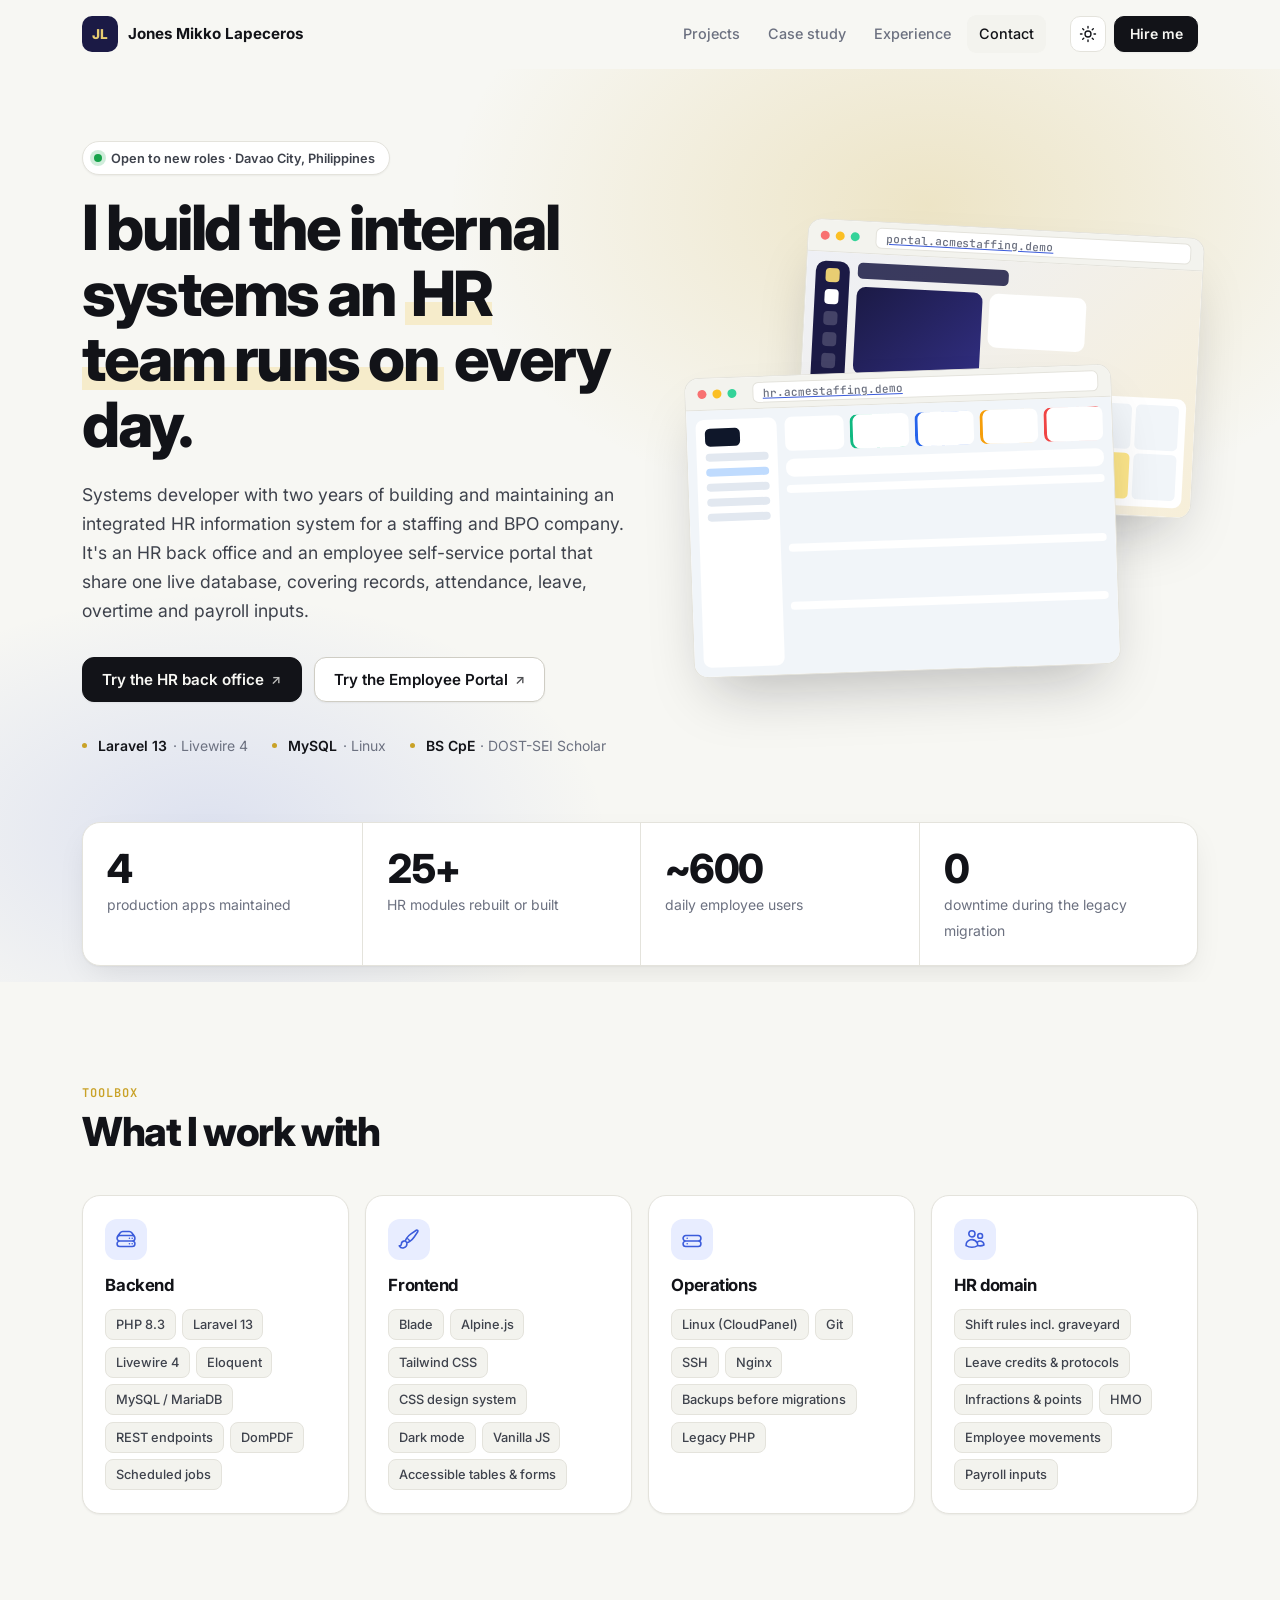
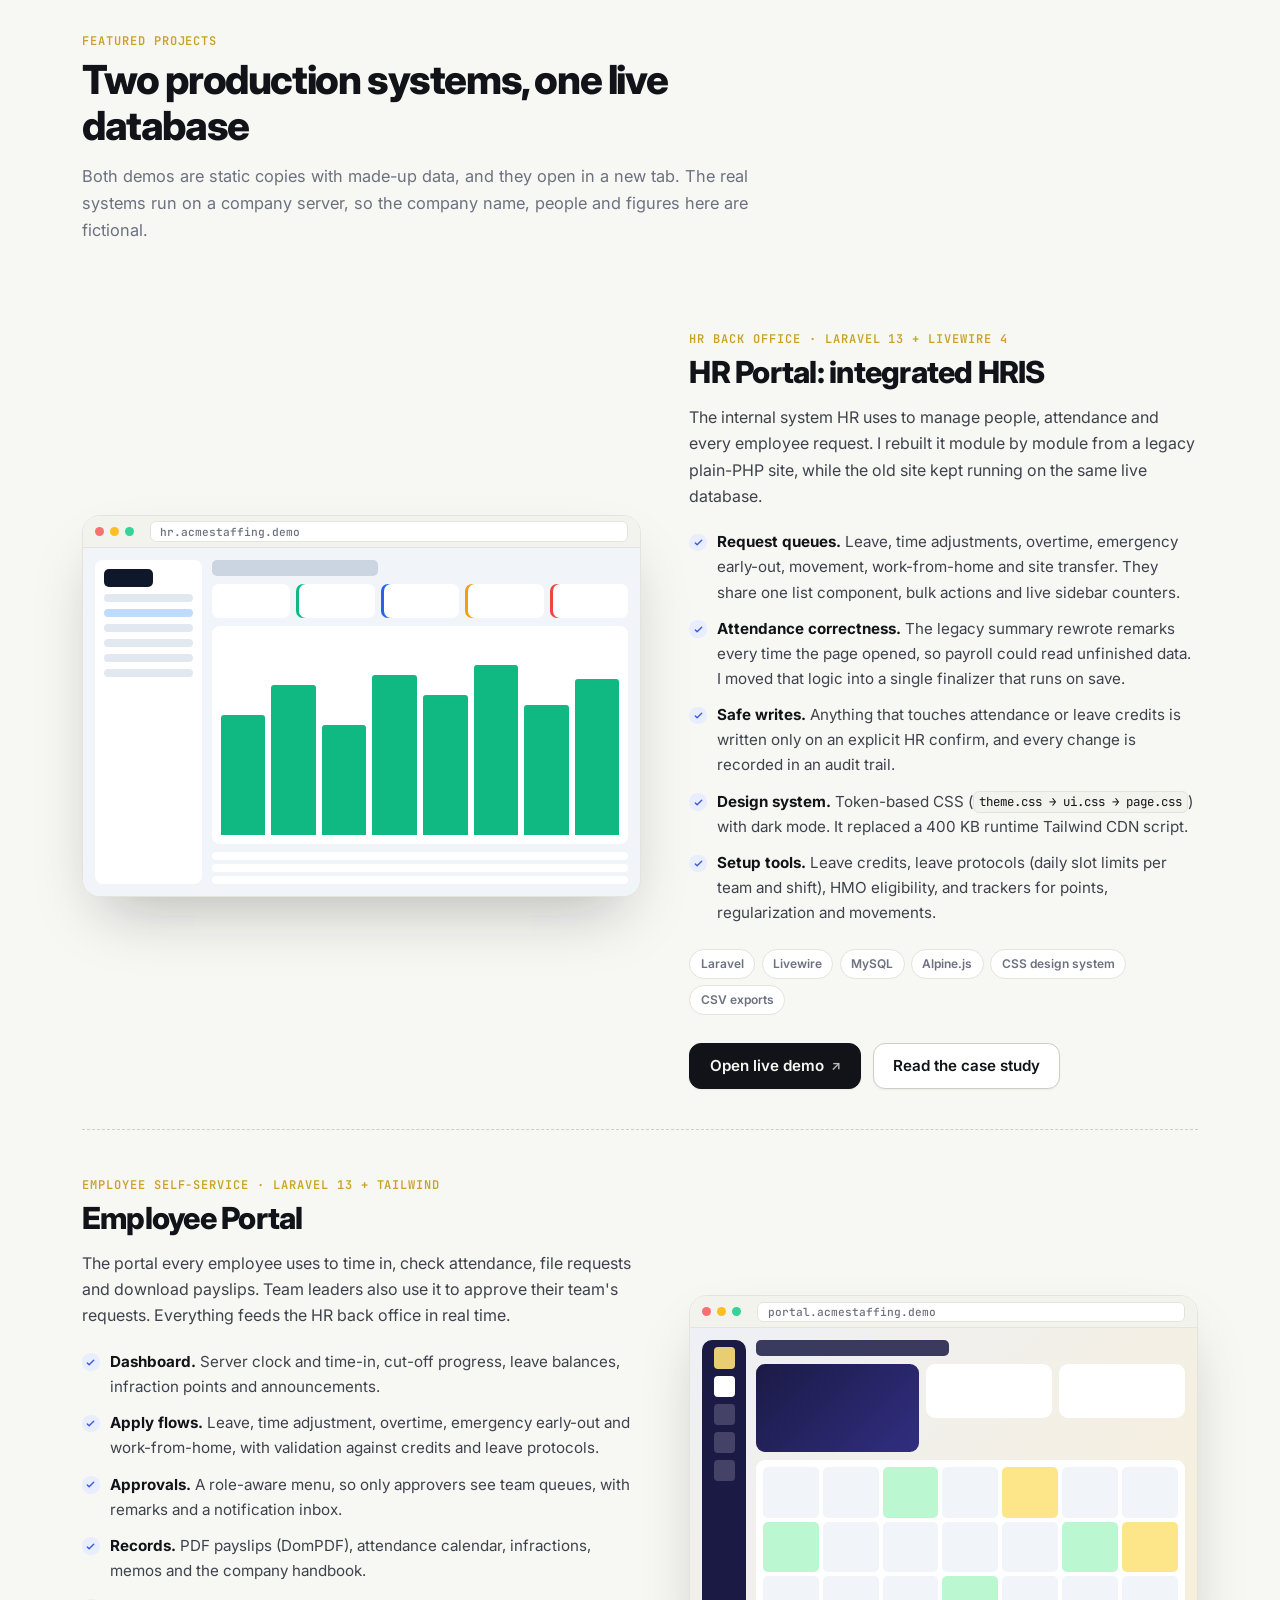
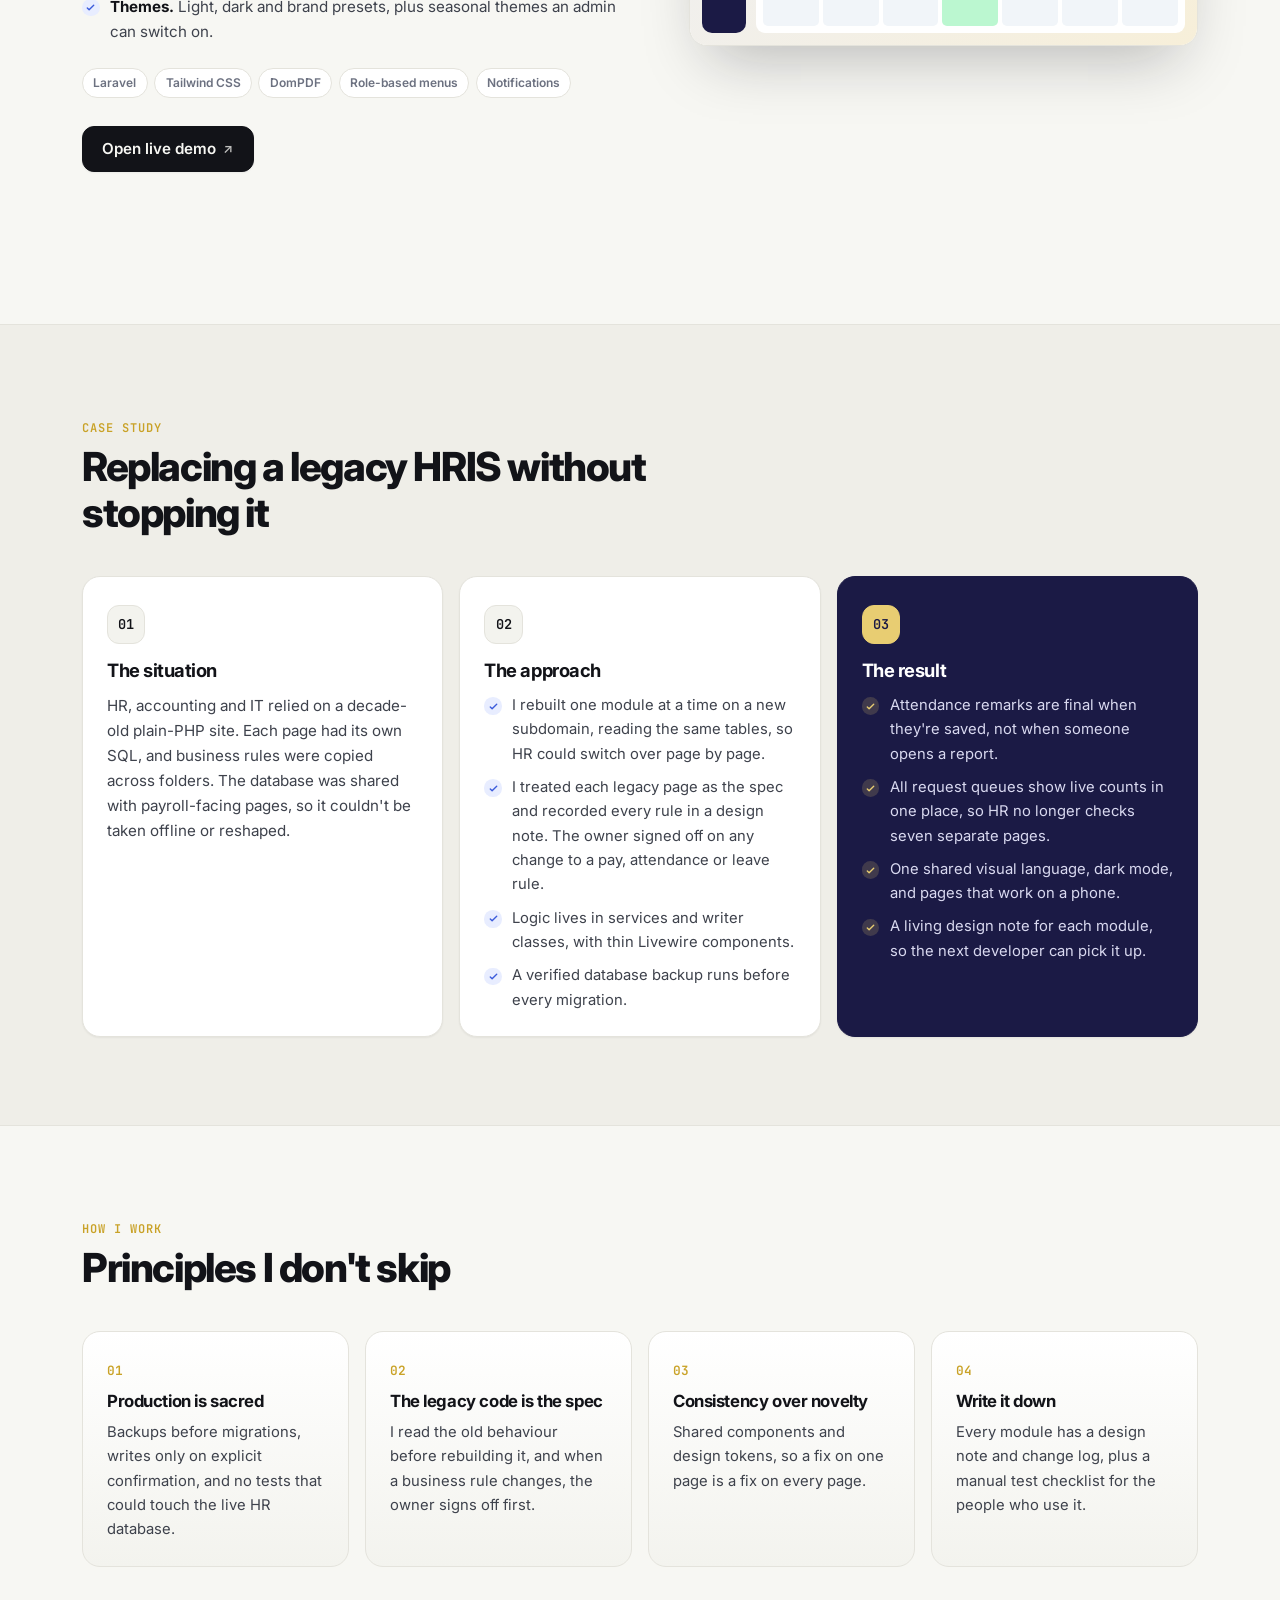
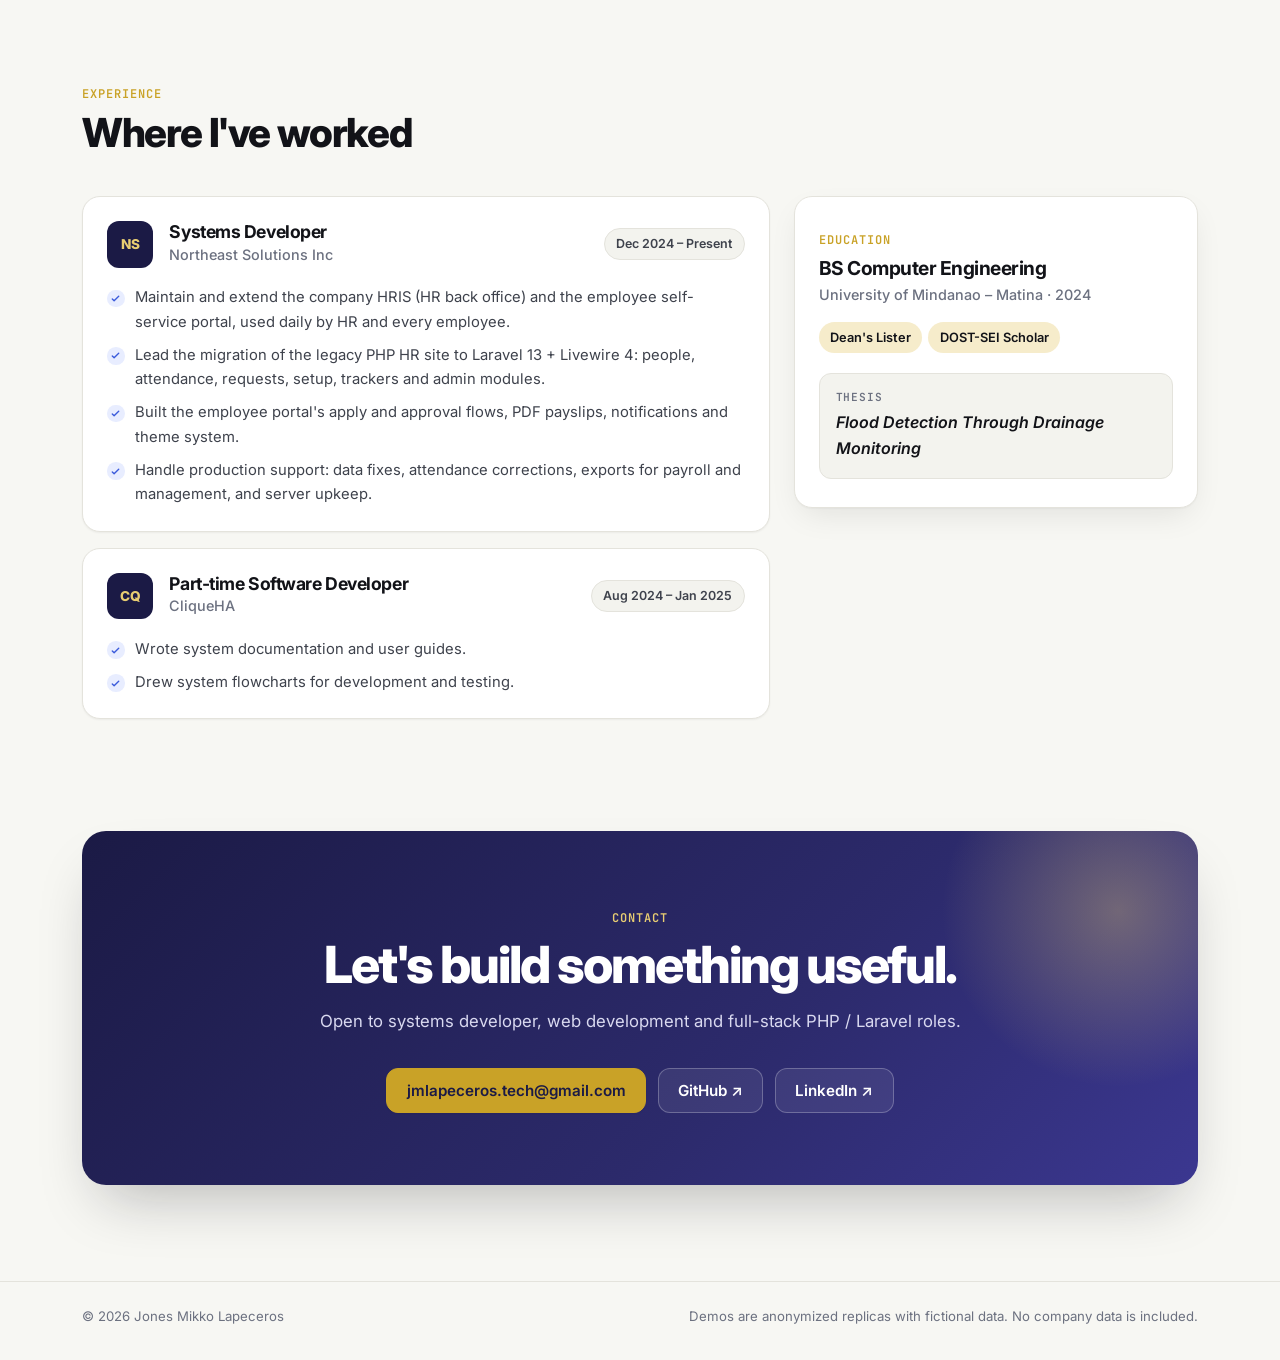
<file: index.html>
<!DOCTYPE html>
<html lang="en">
<head>
    <meta charset="UTF-8">
    <meta name="viewport" content="width=device-width, initial-scale=1.0">
    <title>Jones Mikko Lapeceros · Systems Developer</title>
    <meta name="description" content="Systems developer with two years of experience building and maintaining internal HR information systems: attendance, leave, requests and an employee self-service portal.">
    <meta property="og:title" content="Jones Mikko Lapeceros · Systems Developer">
    <meta property="og:description" content="Internal HR systems, built and maintained in production. Live demos included.">
    <link rel="preconnect" href="https://fonts.googleapis.com">
    <link href="https://fonts.googleapis.com/css2?family=Inter:wght@400;500;600;700;800&family=JetBrains+Mono:wght@500&display=swap" rel="stylesheet">
    <link rel="stylesheet" href="assets/site.css">
    <script>
        try { const t = localStorage.getItem('pf-theme'); if (t) document.documentElement.dataset.theme = t; } catch (e) {}
        document.documentElement.classList.add('js');
    </script>
</head>
<body>

<a class="skip" href="#main">Skip to content</a>

<header class="nav" id="nav">
    <div class="wrap nav-inner">
        <a href="#top" class="logo" aria-label="Jones Mikko Lapeceros, back to top">
            <span class="logo-mark">JL</span>
            <span class="logo-name">Jones Mikko Lapeceros</span>
        </a>
        <nav class="nav-links" aria-label="Sections">
            <a href="#projects">Projects</a>
            <a href="#case-hr">Case study</a>
            <a href="#experience">Experience</a>
            <a href="#contact">Contact</a>
        </nav>
        <div class="nav-actions">
            <button type="button" class="icon-btn" id="themeToggle" aria-label="Toggle dark mode">
                <svg class="i-sun" viewBox="0 0 24 24" fill="none" stroke="currentColor" stroke-width="1.8" aria-hidden="true"><circle cx="12" cy="12" r="4"/><path stroke-linecap="round" d="M12 2v2m0 16v2M4.93 4.93l1.41 1.41m11.32 11.32 1.41 1.41M2 12h2m16 0h2M4.93 19.07l1.41-1.41M17.66 6.34l1.41-1.41"/></svg>
                <svg class="i-moon" viewBox="0 0 24 24" fill="none" stroke="currentColor" stroke-width="1.8" aria-hidden="true"><path stroke-linecap="round" stroke-linejoin="round" d="M21 12.79A9 9 0 1 1 11.21 3 7 7 0 0 0 21 12.79z"/></svg>
            </button>
            <a class="btn btn-primary btn-sm" href="mailto:jmlapeceros.tech@gmail.com">Hire me</a>
        </div>
    </div>
</header>

<main id="main">
    <!-- ==================== HERO ==================== -->
    <section class="hero" id="top">
        <div class="wrap hero-grid">
            <div class="hero-copy">
                <span class="badge"><i aria-hidden="true"></i>Open to new roles · Davao City, Philippines</span>
                <h1>I build the internal systems an <span class="hl">HR team runs on</span> every day.</h1>
                <p class="lead">Systems developer with two years of building and maintaining an integrated HR information system for a staffing and BPO company. It's an HR back office and an employee self-service portal that share one live database, covering records, attendance, leave, overtime and payroll inputs.</p>
                <div class="cta">
                    <a class="btn btn-primary" href="demo/hr/index.html" target="_blank" rel="noopener">Try the HR back office <span class="ext" aria-hidden="true">↗</span><span class="sr-only">(opens in a new tab)</span></a>
                    <a class="btn" href="demo/portal/index.html" target="_blank" rel="noopener">Try the Employee Portal <span class="ext" aria-hidden="true">↗</span><span class="sr-only">(opens in a new tab)</span></a>
                </div>
                <ul class="hero-meta" aria-label="Quick facts">
                    <li><strong>Laravel 13</strong> · Livewire 4</li>
                    <li><strong>MySQL</strong> · Linux</li>
                    <li><strong>BS CpE</strong> · DOST-SEI Scholar</li>
                </ul>
            </div>

            <div class="hero-art" aria-hidden="true">
                <a class="window window-back" href="demo/portal/index.html" target="_blank" rel="noopener" tabindex="-1">
                    <div class="chrome"><i></i><i></i><i></i><span>portal.acmestaffing.demo</span></div>
                    <div class="mock mock-portal">
                        <div class="mock-rail"><i class="mk-gold"></i><i class="on"></i><i></i><i></i><i></i></div>
                        <div class="mock-body"><div class="mock-hello"></div><div class="mock-cards"><i class="hero"></i><i></i></div><div class="mock-cal"><i></i><i class="g"></i><i></i><i class="g"></i><i class="y"></i><i></i><i></i><i class="g"></i><i></i><i></i><i class="g"></i><i></i><i class="y"></i><i></i></div></div>
                    </div>
                </a>
                <a class="window window-front" href="demo/hr/index.html" target="_blank" rel="noopener" tabindex="-1">
                    <div class="chrome"><i></i><i></i><i></i><span>hr.acmestaffing.demo</span></div>
                    <div class="mock mock-hr">
                        <div class="mock-side"><i class="mk-brand"></i><i></i><i class="on"></i><i></i><i></i><i></i></div>
                        <div class="mock-body"><div class="mock-kpis"><i></i><i></i><i></i><i></i><i></i></div><div class="mock-chart"><b style="height:62%"></b><b style="height:74%"></b><b style="height:58%"></b><b style="height:80%"></b><b style="height:70%"></b><b style="height:86%"></b><b style="height:66%"></b></div><div class="mock-rows"><i></i><i></i><i></i></div></div>
                    </div>
                </a>
            </div>
        </div>

        <div class="wrap">
            <ul class="stats" aria-label="At a glance">
                <li><strong data-count="4">4</strong><span>production apps maintained</span></li>
                <li><strong data-count="25" data-suffix="+">25+</strong><span>HR modules rebuilt or built</span></li>
                <li><strong data-count="600" data-prefix="~">~600</strong><span>daily employee users</span></li>
                <li><strong data-count="0">0</strong><span>downtime during the legacy migration</span></li>
            </ul>
        </div>
    </section>

    <!-- ==================== TOOLBOX ==================== -->
    <section class="section wrap reveal" aria-labelledby="skillsTitle">
        <div class="section-head">
            <span class="kicker">Toolbox</span>
            <h2 id="skillsTitle">What I work with</h2>
        </div>
        <div class="skills">
            <article class="skill">
                <span class="skill-icon" aria-hidden="true"><svg viewBox="0 0 24 24" fill="none" stroke="currentColor" stroke-width="1.7"><path stroke-linecap="round" stroke-linejoin="round" d="M5.25 14.25h13.5m-13.5 0a3 3 0 0 1-3-3m3 3a3 3 0 1 0 0 6h13.5a3 3 0 1 0 0-6m-16.5-3a3 3 0 0 1 3-3h13.5a3 3 0 0 1 3 3m-19.5 0a4.5 4.5 0 0 1 .9-2.7L5.737 5.1a3.375 3.375 0 0 1 2.7-1.35h7.126c1.062 0 2.062.5 2.7 1.35l2.587 3.45a4.5 4.5 0 0 1 .9 2.7m0 0a3 3 0 0 1-3 3m0 3h.008v.008h-.008v-.008Zm0-6h.008v.008h-.008v-.008Zm-3 6h.008v.008h-.008v-.008Zm0-6h.008v.008h-.008v-.008Z"/></svg></span>
                <h3>Backend</h3>
                <ul class="chips"><li>PHP 8.3</li><li>Laravel 13</li><li>Livewire 4</li><li>Eloquent</li><li>MySQL / MariaDB</li><li>REST endpoints</li><li>DomPDF</li><li>Scheduled jobs</li></ul>
            </article>
            <article class="skill">
                <span class="skill-icon" aria-hidden="true"><svg viewBox="0 0 24 24" fill="none" stroke="currentColor" stroke-width="1.7"><path stroke-linecap="round" stroke-linejoin="round" d="M9.53 16.122a3 3 0 0 0-5.78 1.128 2.25 2.25 0 0 1-2.4 2.245 4.5 4.5 0 0 0 8.4-2.245c0-.399-.078-.78-.22-1.128Zm0 0a15.998 15.998 0 0 0 3.388-1.62m-5.043-.025a15.994 15.994 0 0 1 1.622-3.395m3.42 3.42a15.995 15.995 0 0 0 4.764-4.648l3.876-5.814a1.151 1.151 0 0 0-1.597-1.597L14.146 6.32a15.996 15.996 0 0 0-4.649 4.763m3.42 3.42a6.776 6.776 0 0 0-3.42-3.42"/></svg></span>
                <h3>Frontend</h3>
                <ul class="chips"><li>Blade</li><li>Alpine.js</li><li>Tailwind CSS</li><li>CSS design system</li><li>Dark mode</li><li>Vanilla JS</li><li>Accessible tables &amp; forms</li></ul>
            </article>
            <article class="skill">
                <span class="skill-icon" aria-hidden="true"><svg viewBox="0 0 24 24" fill="none" stroke="currentColor" stroke-width="1.7"><path stroke-linecap="round" stroke-linejoin="round" d="M5.25 14.25h13.5M5.25 14.25a3 3 0 0 1-3-3m3 3a3 3 0 1 0 0 6h13.5a3 3 0 1 0 0-6M21.75 11.25a3 3 0 0 1-3 3M2.25 11.25a3 3 0 0 1 3-3h13.5a3 3 0 0 1 3 3M6.75 17.25h.008v.008H6.75v-.008Zm0-6h.008v.008H6.75v-.008Z"/></svg></span>
                <h3>Operations</h3>
                <ul class="chips"><li>Linux (CloudPanel)</li><li>Git</li><li>SSH</li><li>Nginx</li><li>Backups before migrations</li><li>Legacy PHP</li></ul>
            </article>
            <article class="skill">
                <span class="skill-icon" aria-hidden="true"><svg viewBox="0 0 24 24" fill="none" stroke="currentColor" stroke-width="1.7"><path stroke-linecap="round" stroke-linejoin="round" d="M15 19.128a9.38 9.38 0 0 0 2.625.372 9.337 9.337 0 0 0 4.121-.952 4.125 4.125 0 0 0-7.533-2.493M15 19.128v-.003c0-1.113-.285-2.16-.786-3.07M15 19.128v.106A12.318 12.318 0 0 1 8.624 21c-2.331 0-4.512-.645-6.374-1.766l-.001-.109a6.375 6.375 0 0 1 11.964-3.07M12 6.375a3.375 3.375 0 1 1-6.75 0 3.375 3.375 0 0 1 6.75 0Zm8.25 2.25a2.625 2.625 0 1 1-5.25 0 2.625 2.625 0 0 1 5.25 0Z"/></svg></span>
                <h3>HR domain</h3>
                <ul class="chips"><li>Shift rules incl. graveyard</li><li>Leave credits &amp; protocols</li><li>Infractions &amp; points</li><li>HMO</li><li>Employee movements</li><li>Payroll inputs</li></ul>
            </article>
        </div>
    </section>

    <!-- ==================== PROJECTS ==================== -->
    <section class="section wrap" id="projects" aria-labelledby="projTitle">
        <div class="section-head reveal">
            <span class="kicker">Featured projects</span>
            <h2 id="projTitle">Two production systems, one live database</h2>
            <p>Both demos are static copies with made-up data, and they open in a new tab. The real systems run on a company server, so the company name, people and figures here are fictional.</p>
        </div>

        <article class="project reveal">
            <a class="frame" href="demo/hr/index.html" target="_blank" rel="noopener" aria-label="Open the HR back-office demo in a new tab">
                <div class="chrome"><i></i><i></i><i></i><span>hr.acmestaffing.demo</span></div>
                <div class="mock mock-hr mock-lg" aria-hidden="true">
                    <div class="mock-side"><i class="mk-brand"></i><i></i><i class="on"></i><i></i><i></i><i></i><i></i></div>
                    <div class="mock-body"><div class="mock-top"></div><div class="mock-kpis"><i></i><i></i><i></i><i></i><i></i></div><div class="mock-chart"><b style="height:60%"></b><b style="height:75%"></b><b style="height:55%"></b><b style="height:80%"></b><b style="height:70%"></b><b style="height:85%"></b><b style="height:65%"></b><b style="height:78%"></b></div><div class="mock-rows"><i></i><i></i><i></i></div></div>
                </div>
                <span class="frame-cta">Open live demo ↗</span>
            </a>
            <div class="project-body">
                <span class="kicker">HR back office · Laravel 13 + Livewire 4</span>
                <h3>HR Portal: integrated HRIS</h3>
                <p>The internal system HR uses to manage people, attendance and every employee request. I rebuilt it module by module from a legacy plain-PHP site, while the old site kept running on the same live database.</p>
                <ul class="features">
                    <li><strong>Request queues.</strong> Leave, time adjustments, overtime, emergency early-out, movement, work-from-home and site transfer. They share one list component, bulk actions and live sidebar counters.</li>
                    <li><strong>Attendance correctness.</strong> The legacy summary rewrote remarks every time the page opened, so payroll could read unfinished data. I moved that logic into a single finalizer that runs on save.</li>
                    <li><strong>Safe writes.</strong> Anything that touches attendance or leave credits is written only on an explicit HR confirm, and every change is recorded in an audit trail.</li>
                    <li><strong>Design system.</strong> Token-based CSS (<code>theme.css → ui.css → page.css</code>) with dark mode. It replaced a 400 KB runtime Tailwind CDN script.</li>
                    <li><strong>Setup tools.</strong> Leave credits, leave protocols (daily slot limits per team and shift), HMO eligibility, and trackers for points, regularization and movements.</li>
                </ul>
                <ul class="tags"><li>Laravel</li><li>Livewire</li><li>MySQL</li><li>Alpine.js</li><li>CSS design system</li><li>CSV exports</li></ul>
                <div class="cta">
                    <a class="btn btn-primary" href="demo/hr/index.html" target="_blank" rel="noopener">Open live demo <span class="ext" aria-hidden="true">↗</span><span class="sr-only">(opens in a new tab)</span></a>
                    <a class="btn" href="#case-hr">Read the case study</a>
                </div>
            </div>
        </article>

        <article class="project project-flip reveal">
            <a class="frame" href="demo/portal/index.html" target="_blank" rel="noopener" aria-label="Open the Employee Portal demo in a new tab">
                <div class="chrome"><i></i><i></i><i></i><span>portal.acmestaffing.demo</span></div>
                <div class="mock mock-portal mock-lg" aria-hidden="true">
                    <div class="mock-rail"><i class="mk-gold"></i><i class="on"></i><i></i><i></i><i></i></div>
                    <div class="mock-body"><div class="mock-hello"></div><div class="mock-cards"><i class="hero"></i><i></i><i></i></div><div class="mock-cal"><i></i><i></i><i class="g"></i><i></i><i class="y"></i><i></i><i></i><i class="g"></i><i></i><i></i><i></i><i></i><i class="g"></i><i class="y"></i><i></i><i></i><i></i><i class="g"></i><i></i><i></i><i></i></div></div>
                </div>
                <span class="frame-cta">Open live demo ↗</span>
            </a>
            <div class="project-body">
                <span class="kicker">Employee self-service · Laravel 13 + Tailwind</span>
                <h3>Employee Portal</h3>
                <p>The portal every employee uses to time in, check attendance, file requests and download payslips. Team leaders also use it to approve their team's requests. Everything feeds the HR back office in real time.</p>
                <ul class="features">
                    <li><strong>Dashboard.</strong> Server clock and time-in, cut-off progress, leave balances, infraction points and announcements.</li>
                    <li><strong>Apply flows.</strong> Leave, time adjustment, overtime, emergency early-out and work-from-home, with validation against credits and leave protocols.</li>
                    <li><strong>Approvals.</strong> A role-aware menu, so only approvers see team queues, with remarks and a notification inbox.</li>
                    <li><strong>Records.</strong> PDF payslips (DomPDF), attendance calendar, infractions, memos and the company handbook.</li>
                    <li><strong>Themes.</strong> Light, dark and brand presets, plus seasonal themes an admin can switch on.</li>
                </ul>
                <ul class="tags"><li>Laravel</li><li>Tailwind CSS</li><li>DomPDF</li><li>Role-based menus</li><li>Notifications</li></ul>
                <div class="cta">
                    <a class="btn btn-primary" href="demo/portal/index.html" target="_blank" rel="noopener">Open live demo <span class="ext" aria-hidden="true">↗</span><span class="sr-only">(opens in a new tab)</span></a>
                </div>
            </div>
        </article>
    </section>

    <!-- ==================== CASE STUDY ==================== -->
    <section class="section section-tint" id="case-hr" aria-labelledby="caseTitle">
        <div class="wrap">
            <div class="section-head reveal">
                <span class="kicker">Case study</span>
                <h2 id="caseTitle">Replacing a legacy HRIS without stopping it</h2>
            </div>
            <ol class="steps">
                <li class="step reveal">
                    <span class="step-n">01</span>
                    <h3>The situation</h3>
                    <p>HR, accounting and IT relied on a decade-old plain-PHP site. Each page had its own SQL, and business rules were copied across folders. The database was shared with payroll-facing pages, so it couldn't be taken offline or reshaped.</p>
                </li>
                <li class="step reveal">
                    <span class="step-n">02</span>
                    <h3>The approach</h3>
                    <ul class="features compact">
                        <li>I rebuilt one module at a time on a new subdomain, reading the same tables, so HR could switch over page by page.</li>
                        <li>I treated each legacy page as the spec and recorded every rule in a design note. The owner signed off on any change to a pay, attendance or leave rule.</li>
                        <li>Logic lives in services and writer classes, with thin Livewire components.</li>
                        <li>A verified database backup runs before every migration.</li>
                    </ul>
                </li>
                <li class="step step-result reveal">
                    <span class="step-n">03</span>
                    <h3>The result</h3>
                    <ul class="features compact">
                        <li>Attendance remarks are final when they're saved, not when someone opens a report.</li>
                        <li>All request queues show live counts in one place, so HR no longer checks seven separate pages.</li>
                        <li>One shared visual language, dark mode, and pages that work on a phone.</li>
                        <li>A living design note for each module, so the next developer can pick it up.</li>
                    </ul>
                </li>
            </ol>
        </div>
    </section>

    <!-- ==================== HOW I WORK ==================== -->
    <section class="section wrap" id="work" aria-labelledby="workTitle">
        <div class="section-head reveal">
            <span class="kicker">How I work</span>
            <h2 id="workTitle">Principles I don't skip</h2>
        </div>
        <div class="principles">
            <article class="reveal"><span>01</span><h3>Production is sacred</h3><p>Backups before migrations, writes only on explicit confirmation, and no tests that could touch the live HR database.</p></article>
            <article class="reveal"><span>02</span><h3>The legacy code is the spec</h3><p>I read the old behaviour before rebuilding it, and when a business rule changes, the owner signs off first.</p></article>
            <article class="reveal"><span>03</span><h3>Consistency over novelty</h3><p>Shared components and design tokens, so a fix on one page is a fix on every page.</p></article>
            <article class="reveal"><span>04</span><h3>Write it down</h3><p>Every module has a design note and change log, plus a manual test checklist for the people who use it.</p></article>
        </div>
    </section>

    <!-- ==================== EXPERIENCE ==================== -->
    <section class="section wrap" id="experience" aria-labelledby="expTitle">
        <div class="section-head reveal">
            <span class="kicker">Experience</span>
            <h2 id="expTitle">Where I've worked</h2>
        </div>
        <div class="exp-grid">
            <ol class="timeline">
                <li class="reveal">
                    <div class="tl-head">
                        <span class="org">NS</span>
                        <div><h3>Systems Developer</h3><p class="org-name">Northeast Solutions Inc</p></div>
                        <span class="when">Dec 2024 – Present</span>
                    </div>
                    <ul class="features compact">
                        <li>Maintain and extend the company HRIS (HR back office) and the employee self-service portal, used daily by HR and every employee.</li>
                        <li>Lead the migration of the legacy PHP HR site to Laravel 13 + Livewire 4: people, attendance, requests, setup, trackers and admin modules.</li>
                        <li>Built the employee portal's apply and approval flows, PDF payslips, notifications and theme system.</li>
                        <li>Handle production support: data fixes, attendance corrections, exports for payroll and management, and server upkeep.</li>
                    </ul>
                </li>
                <li class="reveal">
                    <div class="tl-head">
                        <span class="org">CQ</span>
                        <div><h3>Part-time Software Developer</h3><p class="org-name">CliqueHA</p></div>
                        <span class="when">Aug 2024 – Jan 2025</span>
                    </div>
                    <ul class="features compact">
                        <li>Wrote system documentation and user guides.</li>
                        <li>Drew system flowcharts for development and testing.</li>
                    </ul>
                </li>
            </ol>

            <aside class="edu reveal" aria-label="Education">
                <span class="kicker">Education</span>
                <h3>BS Computer Engineering</h3>
                <p class="org-name">University of Mindanao – Matina · 2024</p>
                <ul class="honors"><li>Dean's Lister</li><li>DOST-SEI Scholar</li></ul>
                <div class="thesis">
                    <span class="label">Thesis</span>
                    <p>Flood Detection Through Drainage Monitoring</p>
                </div>
            </aside>
        </div>
    </section>

    <!-- ==================== CONTACT ==================== -->
    <section class="section wrap" id="contact" aria-labelledby="contactTitle">
        <div class="contact reveal">
            <span class="kicker">Contact</span>
            <h2 id="contactTitle">Let's build something useful.</h2>
            <p>Open to systems developer, web development and full-stack PHP / Laravel roles.</p>
            <div class="cta">
                <a class="btn btn-gold" href="mailto:jmlapeceros.tech@gmail.com">jmlapeceros.tech@gmail.com</a>
                <a class="btn btn-ghost" href="https://github.com/jm-nesi" target="_blank" rel="noopener">GitHub ↗</a>
                <a class="btn btn-ghost" href="https://www.linkedin.com/in/[your-linkedin]" target="_blank" rel="noopener">LinkedIn ↗</a>
            </div>
        </div>
    </section>
</main>

<footer class="footer">
    <div class="wrap footer-inner">
        <span>© <span id="year"></span> Jones Mikko Lapeceros</span>
        <span>Demos are anonymized replicas with fictional data. No company data is included.</span>
    </div>
</footer>

<script>
(function () {
    const root = document.documentElement;
    document.getElementById('year').textContent = new Date().getFullYear();

    // Theme toggle (remembers the choice)
    document.getElementById('themeToggle').addEventListener('click', () => {
        const dark = root.dataset.theme ? root.dataset.theme === 'dark' : matchMedia('(prefers-color-scheme: dark)').matches;
        root.dataset.theme = dark ? 'light' : 'dark';
        try { localStorage.setItem('pf-theme', root.dataset.theme); } catch (e) {}
    });

    // Nav shadow on scroll + active section link
    const nav = document.getElementById('nav');
    const onScroll = () => nav.classList.toggle('is-scrolled', window.scrollY > 8);
    window.addEventListener('scroll', onScroll, { passive: true }); onScroll();

    const links = [...document.querySelectorAll('.nav-links a')];
    const reduce = matchMedia('(prefers-reduced-motion: reduce)').matches;
    if ('IntersectionObserver' in window) {
        const spy = new IntersectionObserver((entries) => entries.forEach((e) => {
            if (e.isIntersecting) links.forEach((a) => a.classList.toggle('is-active', a.getAttribute('href') === '#' + e.target.id));
        }), { rootMargin: '-45% 0px -50% 0px' });
        links.forEach((a) => { const s = document.querySelector(a.getAttribute('href')); if (s) spy.observe(s); });

        // Reveal on scroll
        const io = new IntersectionObserver((entries) => entries.forEach((e) => {
            if (e.isIntersecting) { e.target.classList.add('is-in'); io.unobserve(e.target); }
        }), { rootMargin: '0px 0px -8% 0px' });
        document.querySelectorAll('.reveal').forEach((el) => (reduce ? el.classList.add('is-in') : io.observe(el)));

        // Count-up stats
        const counter = new IntersectionObserver((entries) => entries.forEach((e) => {
            if (!e.isIntersecting) return;
            counter.unobserve(e.target);
            const el = e.target, end = Number(el.dataset.count), pre = el.dataset.prefix || '', suf = el.dataset.suffix || '';
            if (reduce || end === 0) return;
            const t0 = performance.now();
            const step = (t) => { const p = Math.min(1, (t - t0) / 900); el.textContent = pre + Math.round(end * (1 - Math.pow(1 - p, 3))) + suf; if (p < 1) requestAnimationFrame(step); };
            requestAnimationFrame(step);
        }), { threshold: 0.6 });
        document.querySelectorAll('[data-count]').forEach((el) => counter.observe(el));
    } else {
        document.querySelectorAll('.reveal').forEach((el) => el.classList.add('is-in'));
    }
})();
</script>
</body>
</html>
</file>
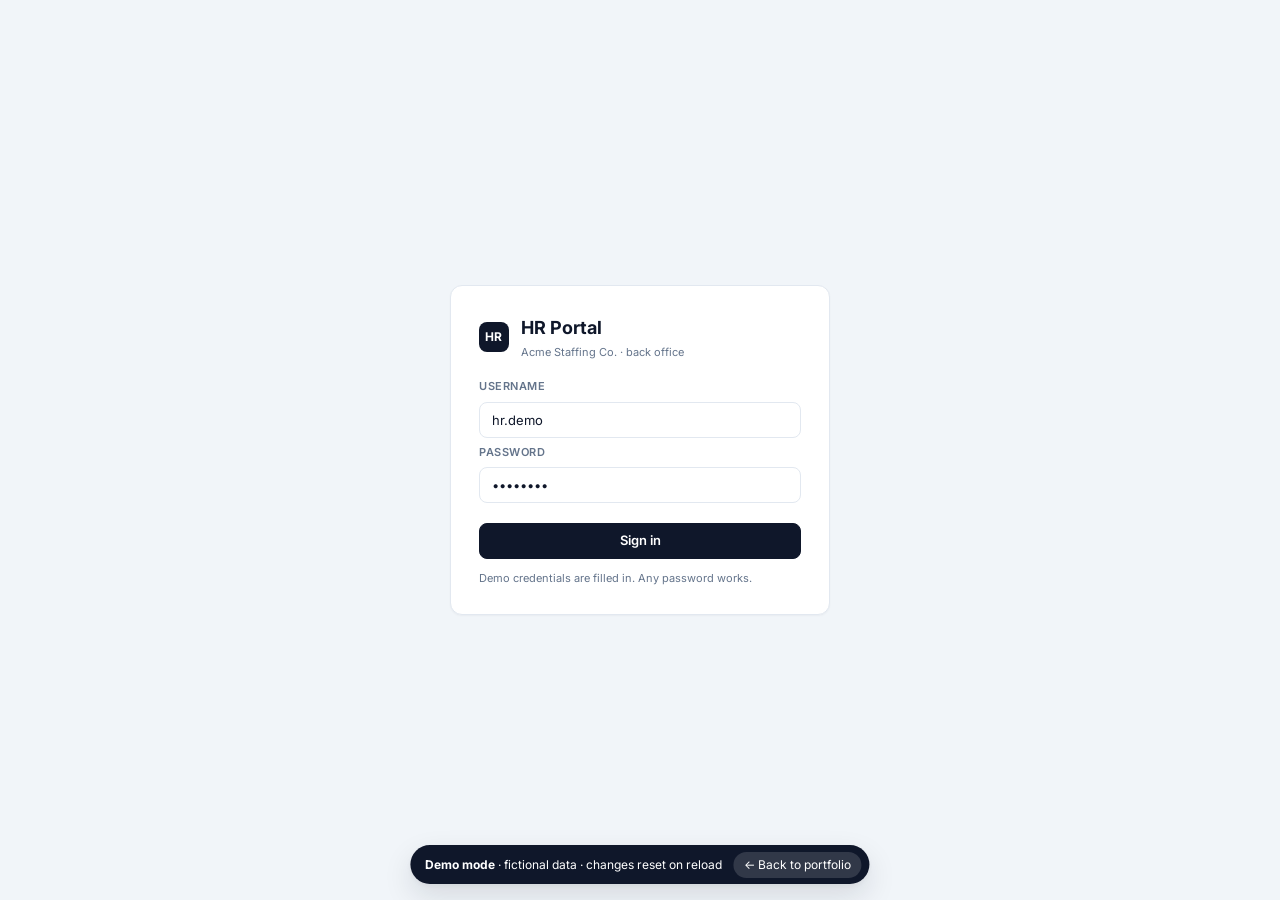
<file: demo/hr/index.html>
<!DOCTYPE html>
<html lang="en">
<head>
    <meta charset="UTF-8">
    <meta name="viewport" content="width=device-width, initial-scale=1.0">
    <title>HR Portal Demo</title>
    <meta name="description" content="Interactive demo of an HR back-office system (HRIS). All data is fictional.">
    <script>
        try { if (localStorage.getItem('hr-demo-theme') === 'dark') document.documentElement.classList.add('dark'); } catch (e) {}
    </script>
    <link rel="preconnect" href="https://fonts.googleapis.com">
    <link href="https://fonts.googleapis.com/css2?family=Inter:wght@400;500;600;700&display=swap" rel="stylesheet">
    <link rel="stylesheet" href="css/base.css">
    <link rel="stylesheet" href="css/theme.css">
    <link rel="stylesheet" href="css/ui.css">
    <link rel="stylesheet" href="css/layout.css">
    <link rel="stylesheet" href="css/demo.css">
</head>
<body>

<div class="demo-ribbon" role="note">
    <span><strong>Demo mode</strong> · fictional data · changes reset on reload</span>
    <a href="../../index.html#projects">← Back to portfolio</a>
</div>

<!-- ==================== LOGIN ==================== -->
<section id="loginView" class="demo-login" hidden>
    <form class="demo-login-card hr-card" id="loginForm">
        <div class="demo-login-brand">
            <span class="app-brand-mark" aria-hidden="true">HR</span>
            <div>
                <div class="demo-login-title">HR Portal</div>
                <div class="hr-hint">Acme Staffing Co. · back office</div>
            </div>
        </div>
        <label class="hr-label" for="lu">Username</label>
        <input id="lu" class="hr-input" value="hr.demo" autocomplete="off">
        <label class="hr-label" for="lp">Password</label>
        <input id="lp" class="hr-input" type="password" value="demo1234">
        <button class="hr-btn hr-btn-primary demo-login-btn" type="submit">Sign in</button>
        <p class="hr-hint">Demo credentials are filled in. Any password works.</p>
    </form>
</section>

<!-- ==================== APP ==================== -->
<div id="appView" hidden>
    <button id="sidebarToggleBtn" type="button" class="app-collapse-btn" title="Collapse sidebar" aria-label="Collapse sidebar" aria-controls="appSidebar" aria-expanded="true">
        <svg width="14" height="14" fill="none" stroke="currentColor" viewBox="0 0 24 24" stroke-width="2.5" aria-hidden="true"><path stroke-linecap="round" stroke-linejoin="round" d="M15.75 19.5L8.25 12l7.5-7.5"/></svg>
    </button>

    <aside id="appSidebar" class="app-sidebar" aria-label="Main menu">
        <div class="app-brand">
            <span class="app-brand-mark" aria-hidden="true">HR</span>
            <span>
                <span class="app-brand-name">HR Portal</span>
                <span class="app-brand-sub">Acme Staffing</span>
            </span>
            <button type="button" id="closeMobile" class="app-icon-btn app-brand-close" aria-label="Close menu">
                <svg width="16" height="16" fill="none" stroke="currentColor" viewBox="0 0 24 24" stroke-width="2" aria-hidden="true"><path stroke-linecap="round" stroke-linejoin="round" d="M6 18L18 6M6 6l12 12"/></svg>
            </button>
        </div>
        <nav class="app-nav" id="appNav"></nav>
        <div class="app-sidebar-foot">
            <button type="button" class="app-nav-link is-signout" data-logout>
                <svg class="app-nav-icon" fill="none" stroke="currentColor" viewBox="0 0 24 24" stroke-width="1.8" aria-hidden="true"><path stroke-linecap="round" stroke-linejoin="round" d="M15.75 9V5.25A2.25 2.25 0 0013.5 3h-6a2.25 2.25 0 00-2.25 2.25v13.5A2.25 2.25 0 007.5 21h6a2.25 2.25 0 002.25-2.25V15M12 9l-3 3m0 0l3 3m-3-3h12.75"/></svg>
                <span class="app-nav-label">Log out</span>
            </button>
        </div>
    </aside>

    <div id="mobileBackdrop" class="app-backdrop"></div>

    <div id="appMain" class="app-main">
        <header class="app-topbar" id="appTopbar">
            <button type="button" id="openMobile" class="app-icon-btn app-menu-btn" aria-label="Open menu" aria-controls="appSidebar">
                <svg width="22" height="22" fill="none" stroke="currentColor" viewBox="0 0 24 24" stroke-width="1.8" aria-hidden="true"><path stroke-linecap="round" stroke-linejoin="round" d="M3.75 6.75h16.5M3.75 12h16.5m-16.5 5.25h16.5"/></svg>
            </button>
            <h1 class="app-topbar-title" id="pageTitle">Dashboard</h1>
            <div class="app-topbar-actions">
                <button type="button" id="themeBtn" class="app-icon-btn app-theme-btn" aria-label="Toggle dark mode" title="Toggle dark mode">
                    <svg class="is-sun" fill="currentColor" viewBox="0 0 24 24" aria-hidden="true"><path d="M12 2.25a.75.75 0 01.75.75v2.25a.75.75 0 01-1.5 0V3a.75.75 0 01.75-.75zM7.5 12a4.5 4.5 0 119 0 4.5 4.5 0 01-9 0zM18.894 6.166a.75.75 0 00-1.06-1.06l-1.591 1.59a.75.75 0 101.06 1.061l1.591-1.59zM21.75 12a.75.75 0 01-.75.75h-2.25a.75.75 0 010-1.5H21a.75.75 0 01.75.75zM17.834 18.894a.75.75 0 001.06-1.06l-1.59-1.591a.75.75 0 10-1.061 1.06l1.59 1.591zM12 18a.75.75 0 01.75.75V21a.75.75 0 01-1.5 0v-2.25A.75.75 0 0112 18zM7.758 17.303a.75.75 0 00-1.061-1.06l-1.591 1.59a.75.75 0 001.06 1.061l1.591-1.59zM6 12a.75.75 0 01-.75.75H3a.75.75 0 010-1.5h2.25A.75.75 0 016 12zM6.697 7.757a.75.75 0 001.06-1.06l-1.59-1.591a.75.75 0 00-1.061 1.06l1.59 1.591z"/></svg>
                    <svg class="is-moon" fill="currentColor" viewBox="0 0 24 24" aria-hidden="true"><path fill-rule="evenodd" d="M9.528 1.718a.75.75 0 01.162.819A8.97 8.97 0 009 6a9 9 0 009 9 8.97 8.97 0 003.463-.69.75.75 0 01.981.98 10.503 10.503 0 01-9.694 6.46c-5.799 0-10.5-4.701-10.5-10.5 0-4.368 2.667-8.112 6.46-9.694a.75.75 0 01.818.162z" clip-rule="evenodd"/></svg>
                </button>
                <div class="app-user">
                    <button type="button" class="app-user-btn" id="userBtn" aria-haspopup="menu" aria-expanded="false">
                        <span class="app-avatar" aria-hidden="true">HD</span>
                        <span class="app-user-label">hr.demo</span>
                    </button>
                    <div class="app-user-menu" role="menu" id="userMenu" hidden>
                        <div class="app-user-card">
                            <span class="app-avatar is-lg" aria-hidden="true">HD</span>
                            <span><span class="app-user-name">hr.demo</span><span class="app-user-role">HR account</span></span>
                        </div>
                        <div class="app-menu-sep"></div>
                        <a href="../portal/index.html" class="app-menu-item" role="menuitem">Open Employee Portal demo</a>
                        <div class="app-menu-sep"></div>
                        <button type="button" class="app-menu-item danger" role="menuitem" data-logout>Log out</button>
                    </div>
                </div>
            </div>
        </header>

        <main class="app-content">
            <div class="app-container" id="page"></div>
        </main>

        <footer class="app-footer">
            <span>&copy; <span id="year"></span> Acme Staffing Co. (fictional) · Portfolio demo</span>
            <span>v1.0.0-demo</span>
        </footer>
    </div>
</div>

<div id="modalRoot"></div>

<script src="../shared/data.js"></script>
<script src="app.js"></script>
</body>
</html>
</file>
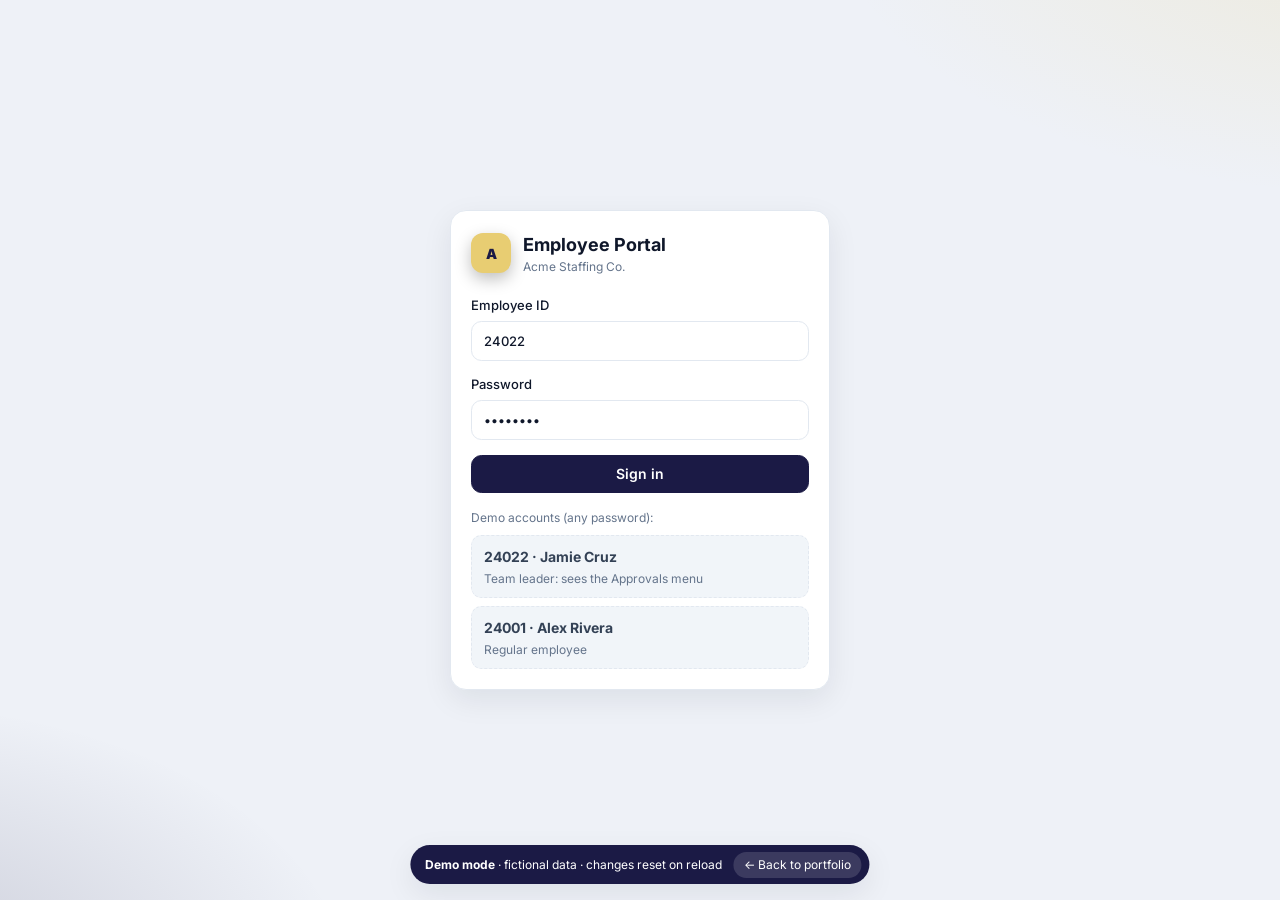
<file: demo/portal/index.html>
<!DOCTYPE html>
<html lang="en" data-theme="light">
<head>
    <meta charset="UTF-8">
    <meta name="viewport" content="width=device-width, initial-scale=1.0">
    <title>Employee Portal Demo</title>
    <meta name="description" content="Interactive demo of an employee self-service portal. All data is fictional.">
    <script>
        try { const t = localStorage.getItem('portal-demo-theme'); if (['light', 'dark', 'navy'].includes(t)) document.documentElement.dataset.theme = t; } catch (e) {}
    </script>
    <link rel="preconnect" href="https://fonts.googleapis.com">
    <link href="https://fonts.googleapis.com/css2?family=Inter:wght@400;500;600;700;900&display=swap" rel="stylesheet">
    <link rel="stylesheet" href="portal.css">
</head>
<body>
<div class="backdrop" aria-hidden="true"></div>

<div class="demo-ribbon" role="note">
    <span><strong>Demo mode</strong> · fictional data · changes reset on reload</span>
    <a href="../../index.html#projects">← Back to portfolio</a>
</div>

<section class="login" id="loginView" hidden>
    <form class="card" id="loginForm">
        <div class="login-brand">
            <span class="rail-logo" aria-hidden="true">A</span>
            <div><h1 style="font-size:1.125rem">Employee Portal</h1><p class="hint">Acme Staffing Co.</p></div>
        </div>
        <div class="form">
            <label class="field">Employee ID<input class="input" id="loginId" value="24022" inputmode="numeric"></label>
            <label class="field">Password<input class="input" type="password" value="demo1234"></label>
            <p class="err" id="loginErr" hidden>That employee ID isn't in the demo. Use one of the accounts below.</p>
            <button class="btn btn-primary" type="submit">Sign in</button>
        </div>
        <div class="demo-accounts">
            <p class="hint">Demo accounts (any password):</p>
            <button type="button" data-acct="24022"><strong>24022 · Jamie Cruz</strong><br><span class="hint">Team leader: sees the Approvals menu</span></button>
            <button type="button" data-acct="24001"><strong>24001 · Alex Rivera</strong><br><span class="hint">Regular employee</span></button>
        </div>
    </form>
</section>

<div id="appView" hidden>
    <div class="mobile-bar">
        <button type="button" id="openRail" aria-label="Open menu"><svg width="22" height="22" fill="none" stroke="currentColor" stroke-width="1.8" viewBox="0 0 24 24"><path stroke-linecap="round" d="M3.75 6.75h16.5M3.75 12h16.5m-16.5 5.25h16.5"/></svg></button>
        <strong>Employee Portal</strong>
    </div>
    <nav class="rail" id="rail" aria-label="Main"></nav>
    <main class="shell" id="page"></main>
</div>

<div id="modalRoot"></div>

<script src="../shared/data.js"></script>
<script src="portal.js"></script>
</body>
</html>
</file>
<file: assets/site.css>
/* ============================================================
   Portfolio site styles · light + dark (system or toggle)
   ============================================================ */
:root {
    color-scheme: light;
    --bg: #f7f7f3;
    --bg-tint: #efeee8;
    --surface: #ffffff;
    --surface-2: #f3f3ee;
    --line: #e4e3dc;
    --line-strong: #cfcdc4;
    --ink: #121318;
    --body: #3e424c;
    --muted: #6c7180;
    --accent: #3b5bdb;
    --accent-soft: #e8edff;
    --gold: #c9a227;
    --gold-soft: #f6eccb;
    --navy: #1b1a45;
    --ok: #16a34a;
    --shadow-sm: 0 1px 2px rgba(18, 19, 24, 0.05);
    --shadow: 0 1px 2px rgba(18,19,24,.04), 0 12px 32px -8px rgba(18,19,24,.10);
    --shadow-lg: 0 30px 60px -20px rgba(18,19,24,.28);
    --r: 18px;
}
@media (prefers-color-scheme: dark) {
    :root:not([data-theme='light']) {
        color-scheme: dark;
        --bg: #0c0d11; --bg-tint: #111319; --surface: #14161d; --surface-2: #1a1d26; --line: #252935; --line-strong: #353a49;
        --ink: #f3f4f6; --body: #c5c9d3; --muted: #8b91a1; --accent: #8ea6ff; --accent-soft: rgba(142,166,255,.12);
        --gold: #e8cd72; --gold-soft: rgba(232,205,114,.12);
        --shadow-sm: 0 1px 2px rgba(0,0,0,.4); --shadow: 0 1px 2px rgba(0,0,0,.3), 0 12px 32px -8px rgba(0,0,0,.5); --shadow-lg: 0 30px 60px -20px rgba(0,0,0,.7);
    }
}
:root[data-theme='dark'] {
    color-scheme: dark;
    --bg: #0c0d11; --bg-tint: #111319; --surface: #14161d; --surface-2: #1a1d26; --line: #252935; --line-strong: #353a49;
    --ink: #f3f4f6; --body: #c5c9d3; --muted: #8b91a1; --accent: #8ea6ff; --accent-soft: rgba(142,166,255,.12);
    --gold: #e8cd72; --gold-soft: rgba(232,205,114,.12);
    --shadow-sm: 0 1px 2px rgba(0,0,0,.4); --shadow: 0 1px 2px rgba(0,0,0,.3), 0 12px 32px -8px rgba(0,0,0,.5); --shadow-lg: 0 30px 60px -20px rgba(0,0,0,.7);
}

/* ---------- Base ---------- */
*, *::before, *::after { box-sizing: border-box; }
html { scroll-behavior: smooth; scroll-padding-top: 5.5rem; }
body { margin: 0; background: var(--bg); color: var(--body); font: 16px/1.65 'Inter', ui-sans-serif, system-ui, -apple-system, 'Segoe UI', sans-serif; -webkit-font-smoothing: antialiased; overflow-x: hidden; }
h1, h2, h3, p { margin: 0; }
h1, h2, h3 { color: var(--ink); line-height: 1.15; letter-spacing: -0.025em; }
a { color: var(--accent); }
code { font-family: 'JetBrains Mono', ui-monospace, monospace; font-size: 0.82em; padding: 0.12em 0.4em; border-radius: 6px; background: var(--surface-2); border: 1px solid var(--line); color: var(--ink); }
ul { margin: 0; padding: 0; }
.wrap { width: 100%; max-width: 1180px; margin: 0 auto; padding: 0 1rem; }
@media (min-width: 720px) { .wrap { padding: 0 2rem; } }
.sr-only { position: absolute; width: 1px; height: 1px; overflow: hidden; clip: rect(0 0 0 0); white-space: nowrap; }
.skip { position: absolute; left: 1rem; top: -3rem; z-index: 100; padding: 0.5rem 0.9rem; border-radius: 8px; background: var(--ink); color: var(--bg); font-weight: 600; text-decoration: none; }
.skip:focus { top: 1rem; }
:focus-visible { outline: 2px solid var(--accent); outline-offset: 3px; border-radius: 6px; }

/* ---------- Buttons ---------- */
.btn { display: inline-flex; align-items: center; justify-content: center; gap: 0.45rem; height: 2.85rem; padding: 0 1.2rem; border-radius: 12px; border: 1px solid var(--line-strong); background: var(--surface); color: var(--ink); text-decoration: none; font-weight: 600; font-size: 0.95rem; white-space: nowrap; box-shadow: var(--shadow-sm); transition: transform .15s, border-color .15s, background .15s, box-shadow .15s; }
.btn:hover { border-color: var(--ink); transform: translateY(-1px); box-shadow: var(--shadow); }
.btn-primary { background: var(--ink); color: var(--bg); border-color: var(--ink); }
.btn-gold { background: var(--gold); border-color: var(--gold); color: #1b1a45; }
.btn-gold:hover { border-color: #fff; }
.btn-ghost { background: rgba(255,255,255,.08); color: #fff; border-color: rgba(255,255,255,.25); box-shadow: none; }
.btn-ghost:hover { border-color: #fff; background: rgba(255,255,255,.14); }
.btn-sm { height: 2.25rem; padding: 0 0.9rem; font-size: 0.875rem; border-radius: 10px; }
.ext { font-size: 0.85em; opacity: 0.75; transition: transform .15s; }
.btn:hover .ext { transform: translate(2px, -2px); }
.icon-btn { display: grid; place-items: center; width: 2.25rem; height: 2.25rem; border-radius: 10px; border: 1px solid var(--line); background: var(--surface); color: var(--ink); cursor: pointer; }
.icon-btn:hover { border-color: var(--line-strong); }
.icon-btn svg { width: 18px; height: 18px; }
.i-moon { display: none; }
:root[data-theme='dark'] .i-sun { display: none; } :root[data-theme='dark'] .i-moon { display: block; }
@media (prefers-color-scheme: dark) { :root:not([data-theme='light']) .i-sun { display: none; } :root:not([data-theme='light']) .i-moon { display: block; } }

/* ---------- Nav ---------- */
.nav { position: sticky; top: 0; z-index: 50; background: color-mix(in oklab, var(--bg) 82%, transparent); backdrop-filter: saturate(1.4) blur(12px); -webkit-backdrop-filter: saturate(1.4) blur(12px); border-bottom: 1px solid transparent; transition: border-color .2s, box-shadow .2s; }
.nav.is-scrolled { border-bottom-color: var(--line); box-shadow: var(--shadow-sm); }
.nav-inner { display: flex; align-items: center; gap: 1.5rem; height: 4.25rem; }
.logo { display: inline-flex; align-items: center; gap: 0.65rem; color: var(--ink); text-decoration: none; font-weight: 700; }
.logo-mark { display: grid; place-items: center; width: 2.25rem; height: 2.25rem; border-radius: 10px; background: var(--navy); color: #e8cd72; font-size: 0.85rem; font-weight: 800; letter-spacing: 0.02em; }
.logo-name { font-size: 0.95rem; }
@media (max-width: 560px) { .logo-name { display: none; } }
.nav-links { display: flex; gap: 0.25rem; margin-left: auto; }
.nav-links a { padding: 0.45rem 0.75rem; border-radius: 9px; color: var(--muted); text-decoration: none; font-size: 0.9rem; font-weight: 500; transition: color .15s, background .15s; }
.nav-links a:hover { color: var(--ink); background: var(--surface-2); }
.nav-links a.is-active { color: var(--ink); background: var(--surface-2); }
.nav-actions { display: flex; gap: 0.5rem; align-items: center; }
@media (max-width: 860px) { .nav-links { display: none; } .nav-actions { margin-left: auto; } }

/* ---------- Hero ---------- */
.hero { position: relative; padding: 4.5rem 0 1rem; overflow: hidden; }
.hero::before { content: ''; position: absolute; inset: -20% -10% auto auto; width: 60rem; height: 40rem; background: radial-gradient(closest-side, color-mix(in oklab, var(--gold) 22%, transparent), transparent); pointer-events: none; z-index: -1; }
.hero::after { content: ''; position: absolute; inset: auto auto -10% -15%; width: 50rem; height: 30rem; background: radial-gradient(closest-side, color-mix(in oklab, var(--accent) 14%, transparent), transparent); pointer-events: none; z-index: -1; }
.hero-grid { display: grid; grid-template-columns: minmax(0, 1.1fr) minmax(0, 1fr); gap: 3rem; align-items: center; }
@media (max-width: 960px) { .hero-grid { grid-template-columns: 1fr; } .hero-art { max-width: 560px; } }
.badge { display: inline-flex; align-items: center; gap: 0.55rem; padding: 0.35rem 0.85rem 0.35rem 0.7rem; border-radius: 999px; background: var(--surface); border: 1px solid var(--line); font-size: 0.8rem; font-weight: 600; color: var(--body); box-shadow: var(--shadow-sm); }
.badge i { width: 8px; height: 8px; border-radius: 50%; background: var(--ok); box-shadow: 0 0 0 4px color-mix(in oklab, var(--ok) 20%, transparent); animation: pulse 2.2s ease-in-out infinite; }
@keyframes pulse { 50% { box-shadow: 0 0 0 7px color-mix(in oklab, var(--ok) 0%, transparent); } }
.hero h1 { margin-top: 1.25rem; font-size: clamp(2.25rem, 5.4vw, 3.9rem); font-weight: 800; letter-spacing: -0.04em; line-height: 1.05; }
.hl { background: linear-gradient(transparent 62%, var(--gold-soft) 62%, var(--gold-soft) 92%, transparent 92%); padding: 0 0.1em; }
.lead { margin-top: 1.4rem; max-width: 58ch; font-size: 1.1rem; color: var(--body); }
.cta { display: flex; flex-wrap: wrap; gap: 0.75rem; margin-top: 2rem; }
.hero-meta { list-style: none; display: flex; flex-wrap: wrap; gap: 0.5rem 1.5rem; margin-top: 2rem; font-size: 0.875rem; color: var(--muted); }
.hero-meta li { display: inline-flex; align-items: center; gap: 0.35rem; }
.hero-meta li::before { content: ''; width: 5px; height: 5px; border-radius: 50%; background: var(--gold); margin-right: 0.35rem; }
.hero-meta strong { color: var(--ink); font-weight: 600; }

.hero-art { position: relative; aspect-ratio: 1.15; width: 100%; }
.window { position: absolute; display: block; border-radius: 14px; overflow: hidden; background: var(--surface); border: 1px solid var(--line); box-shadow: var(--shadow-lg); transition: transform .4s cubic-bezier(.2,.8,.2,1); }
.window-back { top: 0; right: 0; width: 78%; transform: rotate(3deg); }
.window-front { bottom: 0; left: 0; width: 84%; transform: rotate(-2deg); }
.hero-art:hover .window-back { transform: rotate(4deg) translate(6px, -6px); }
.hero-art:hover .window-front { transform: rotate(-3deg) translate(-6px, 6px); }

/* Browser chrome */
.chrome { display: flex; align-items: center; gap: 6px; height: 2rem; padding: 0 0.75rem; background: var(--surface-2); border-bottom: 1px solid var(--line); }
.chrome i { width: 9px; height: 9px; border-radius: 50%; background: var(--line-strong); }
.chrome i:nth-child(1) { background: #f87171; } .chrome i:nth-child(2) { background: #fbbf24; } .chrome i:nth-child(3) { background: #34d399; }
.chrome span { flex: 1; margin-left: 0.6rem; padding: 0.15rem 0.6rem; border-radius: 6px; background: var(--surface); border: 1px solid var(--line); font: 500 0.7rem 'JetBrains Mono', monospace; color: var(--muted); white-space: nowrap; overflow: hidden; text-overflow: ellipsis; }

/* CSS-drawn app mockups */
.mock { display: flex; aspect-ratio: 16 / 10; gap: 8px; padding: 9px; }
.mock-lg { gap: 10px; padding: 12px; }
.mock i, .mock b { display: block; border-radius: 5px; }
.mock-body { flex: 1; display: grid; gap: 8px; min-width: 0; grid-template-rows: auto auto 1fr auto; }
.mock-hr { background: #f1f5f9; }
.mock-hr .mock-side { width: 20%; background: #fff; border-radius: 8px; padding: 9px; display: grid; gap: 7px; align-content: start; }
.mock-hr .mock-side i { height: 8px; background: #e2e8f0; }
.mock-hr .mock-side i.mk-brand { height: 18px; width: 55%; background: #0f172a; }
.mock-hr .mock-side i.on { background: #bfdbfe; }
.mock-hr .mock-top { height: 16px; width: 40%; background: #cbd5e1; border-radius: 5px; }
.mock-hr .mock-kpis { display: grid; grid-template-columns: repeat(5, 1fr); gap: 6px; }
.mock-hr .mock-kpis i { height: 34px; background: #fff; border-radius: 7px; box-shadow: inset 3px 0 0 #10b981; }
.mock-hr .mock-kpis i:nth-child(1) { box-shadow: none; }
.mock-hr .mock-kpis i:nth-child(3) { box-shadow: inset 3px 0 0 #2563eb; } .mock-hr .mock-kpis i:nth-child(4) { box-shadow: inset 3px 0 0 #f59e0b; } .mock-hr .mock-kpis i:nth-child(5) { box-shadow: inset 3px 0 0 #ef4444; }
.mock-hr .mock-chart { background: #fff; border-radius: 8px; padding: 9px; display: flex; align-items: flex-end; gap: 6px; }
.mock-hr .mock-chart b { flex: 1; background: #10b981; border-radius: 3px 3px 0 0; }
.mock-hr .mock-rows { display: grid; gap: 4px; }
.mock-hr .mock-rows i { height: 8px; background: #fff; }
.mock-portal { background: linear-gradient(135deg, #eef0f6, #f7efd9); }
.mock-portal .mock-rail { width: 9%; background: #1b1a45; border-radius: 10px; padding: 7px; display: grid; gap: 7px; align-content: start; justify-items: center; }
.mock-portal .mock-rail i { width: 72%; aspect-ratio: 1; background: rgba(255,255,255,.18); border-radius: 4px; }
.mock-portal .mock-rail i.mk-gold { background: #e8cd72; }
.mock-portal .mock-rail i.on { background: #fff; }
.mock-portal .mock-body { grid-template-rows: auto auto 1fr; }
.mock-portal .mock-hello { height: 16px; width: 45%; background: #1b1a45; opacity: .85; border-radius: 5px; }
.mock-portal .mock-cards { display: grid; grid-template-columns: 1.3fr 1fr 1fr; gap: 7px; }
.mock-portal .mock-cards i { height: 54px; background: #fff; border-radius: 9px; }
.mock-portal .mock-cards i.hero { background: linear-gradient(135deg, #1b1a45, #312e81); }
.mock-portal .mock-cal { display: grid; grid-template-columns: repeat(7, 1fr); gap: 4px; background: #fff; border-radius: 9px; padding: 7px; }
.mock-portal .mock-cal i { background: #f1f5f9; }
.mock-portal .mock-cal i.g { background: #bbf7d0; } .mock-portal .mock-cal i.y { background: #fde68a; }

/* ---------- Stats ---------- */
.stats { list-style: none; display: grid; grid-template-columns: repeat(4, minmax(0, 1fr)); margin-top: 4rem; border: 1px solid var(--line); border-radius: var(--r); background: var(--surface); box-shadow: var(--shadow); overflow: hidden; }
.stats li { padding: 1.5rem 1.5rem 1.35rem; border-left: 1px solid var(--line); }
.stats li:first-child { border-left: 0; }
.stats strong { display: block; font-size: clamp(1.9rem, 3.5vw, 2.5rem); font-weight: 800; letter-spacing: -0.04em; color: var(--ink); line-height: 1.1; font-variant-numeric: tabular-nums; }
.stats span { font-size: 0.875rem; color: var(--muted); }
@media (max-width: 760px) { .stats { grid-template-columns: repeat(2, minmax(0, 1fr)); } .stats li:nth-child(3) { border-left: 0; } .stats li:nth-child(n+3) { border-top: 1px solid var(--line); } }

/* ---------- Sections ---------- */
.section { padding-top: 6rem; padding-bottom: 1rem; }
.section-tint { margin-top: 6rem; padding: 5.5rem 0; background: var(--bg-tint); border-top: 1px solid var(--line); border-bottom: 1px solid var(--line); }
.section-tint + .section { padding-top: 5.5rem; }
.section-head { max-width: 720px; margin-bottom: 2.5rem; }
.section-head h2 { font-size: clamp(1.75rem, 3.6vw, 2.5rem); font-weight: 800; letter-spacing: -0.035em; }
.section-head p { margin-top: 0.85rem; color: var(--muted); font-size: 1.025rem; }
.kicker { display: inline-block; margin-bottom: 0.65rem; font: 600 0.75rem/1 'JetBrains Mono', monospace; letter-spacing: 0.08em; text-transform: uppercase; color: var(--gold); }

/* Skills */
.skills { display: grid; grid-template-columns: repeat(4, minmax(0, 1fr)); gap: 1rem; }
@media (max-width: 1000px) { .skills { grid-template-columns: repeat(2, minmax(0, 1fr)); } }
@media (max-width: 560px) { .skills { grid-template-columns: 1fr; } }
.skill { padding: 1.4rem; border-radius: var(--r); background: var(--surface); border: 1px solid var(--line); box-shadow: var(--shadow-sm); transition: transform .2s, box-shadow .2s, border-color .2s; }
.skill:hover { transform: translateY(-3px); box-shadow: var(--shadow); border-color: var(--line-strong); }
.skill-icon { display: grid; place-items: center; width: 2.6rem; height: 2.6rem; margin-bottom: 1rem; border-radius: 12px; background: var(--accent-soft); color: var(--accent); }
.skill-icon svg { width: 22px; height: 22px; }
.skill h3 { font-size: 1.05rem; margin-bottom: 0.85rem; }
.chips { list-style: none; display: flex; flex-wrap: wrap; gap: 0.4rem; }
.chips li { padding: 0.25rem 0.6rem; border-radius: 8px; background: var(--surface-2); border: 1px solid var(--line); font-size: 0.8rem; font-weight: 500; color: var(--body); }

/* Projects */
.project { display: grid; grid-template-columns: minmax(0, 1.1fr) minmax(0, 1fr); gap: 3rem; align-items: center; padding: 2.5rem 0; }
.project + .project { border-top: 1px dashed var(--line-strong); }
.project-flip .frame { order: 2; }
@media (max-width: 920px) { .project { grid-template-columns: 1fr; gap: 1.75rem; } .project-flip .frame { order: 0; } }
.frame { position: relative; display: block; border-radius: var(--r); overflow: hidden; background: var(--surface); border: 1px solid var(--line); box-shadow: var(--shadow-lg); text-decoration: none; transition: transform .3s cubic-bezier(.2,.8,.2,1); }
.frame:hover { transform: translateY(-4px) scale(1.01); }
.frame-cta { position: absolute; right: 1rem; bottom: 1rem; padding: 0.5rem 0.9rem; border-radius: 10px; background: var(--ink); color: var(--bg); font-size: 0.85rem; font-weight: 600; opacity: 0; transform: translateY(6px); transition: opacity .2s, transform .2s; }
.frame:hover .frame-cta, .frame:focus-visible .frame-cta { opacity: 1; transform: none; }
.project h3 { font-size: clamp(1.5rem, 2.6vw, 1.9rem); font-weight: 800; margin-bottom: 0.85rem; }
.project-body > p { margin-bottom: 1.25rem; }
.features { list-style: none; display: grid; gap: 0.7rem; font-size: 0.95rem; }
.features li { position: relative; padding-left: 1.75rem; }
.features li::before { content: ''; position: absolute; left: 0; top: 0.3em; width: 1.1rem; height: 1.1rem; border-radius: 50%; background: var(--accent-soft) url("data:image/svg+xml,%3Csvg xmlns='http://www.w3.org/2000/svg' viewBox='0 0 24 24' fill='none' stroke='%233b5bdb' stroke-width='3'%3E%3Cpath stroke-linecap='round' stroke-linejoin='round' d='M5 13l4 4L19 7'/%3E%3C/svg%3E") center / 62% no-repeat; }
.features strong { color: var(--ink); }
.features.compact { gap: 0.55rem; font-size: 0.925rem; }
.tags { list-style: none; display: flex; flex-wrap: wrap; gap: 0.4rem; margin-top: 1.5rem; }
.tags li { padding: 0.25rem 0.65rem; border-radius: 999px; background: var(--surface); border: 1px solid var(--line); font-size: 0.75rem; font-weight: 600; color: var(--muted); }
.project .cta { margin-top: 1.75rem; }

/* Case study steps */
.steps { list-style: none; margin: 0; padding: 0; display: grid; grid-template-columns: repeat(3, minmax(0, 1fr)); gap: 1rem; counter-reset: s; }
@media (max-width: 920px) { .steps { grid-template-columns: 1fr; } }
.step { position: relative; padding: 1.75rem 1.5rem 1.5rem; border-radius: var(--r); background: var(--surface); border: 1px solid var(--line); box-shadow: var(--shadow-sm); }
.step-n { display: inline-grid; place-items: center; width: 2.4rem; height: 2.4rem; margin-bottom: 1rem; border-radius: 12px; background: var(--surface-2); border: 1px solid var(--line); font: 600 0.85rem 'JetBrains Mono', monospace; color: var(--ink); }
.step h3 { font-size: 1.15rem; margin-bottom: 0.75rem; }
.step p { font-size: 0.95rem; }
.step-result { background: var(--navy); border-color: var(--navy); color: #d9d9f0; }
.step-result h3, .step-result .features strong { color: #fff; }
.step-result .step-n { background: #e8cd72; border-color: #e8cd72; color: var(--navy); }
.step-result .features li::before { background-color: rgba(232,205,114,.18); background-image: url("data:image/svg+xml,%3Csvg xmlns='http://www.w3.org/2000/svg' viewBox='0 0 24 24' fill='none' stroke='%23e8cd72' stroke-width='3'%3E%3Cpath stroke-linecap='round' stroke-linejoin='round' d='M5 13l4 4L19 7'/%3E%3C/svg%3E"); }

/* Principles */
.principles { display: grid; grid-template-columns: repeat(4, minmax(0, 1fr)); gap: 1rem; }
@media (max-width: 1000px) { .principles { grid-template-columns: repeat(2, minmax(0, 1fr)); } }
@media (max-width: 560px) { .principles { grid-template-columns: 1fr; } }
.principles article { padding: 1.5rem; border-radius: var(--r); border: 1px solid var(--line); background: linear-gradient(180deg, var(--surface), var(--surface-2)); }
.principles span { font: 600 0.8rem 'JetBrains Mono', monospace; color: var(--gold); }
.principles h3 { font-size: 1.05rem; margin: 0.6rem 0 0.5rem; }
.principles p { font-size: 0.925rem; }

/* Experience */
.exp-grid { display: grid; grid-template-columns: minmax(0, 1.7fr) minmax(0, 1fr); gap: 1.5rem; align-items: start; }
@media (max-width: 920px) { .exp-grid { grid-template-columns: 1fr; } }
.timeline { list-style: none; margin: 0; padding: 0; display: grid; gap: 1rem; }
.timeline > li { padding: 1.5rem; border-radius: var(--r); background: var(--surface); border: 1px solid var(--line); box-shadow: var(--shadow-sm); }
.tl-head { display: grid; grid-template-columns: auto minmax(0, 1fr) auto; gap: 1rem; align-items: center; margin-bottom: 1.1rem; }
@media (max-width: 560px) { .tl-head { grid-template-columns: auto minmax(0, 1fr); } .tl-head .when { grid-column: 2; justify-self: start; } }
.org { display: grid; place-items: center; width: 2.9rem; height: 2.9rem; border-radius: 12px; background: var(--navy); color: #e8cd72; font-weight: 800; font-size: 0.85rem; }
.tl-head h3 { font-size: 1.1rem; }
.org-name { color: var(--muted); font-size: 0.9rem; font-weight: 500; }
.when { padding: 0.3rem 0.7rem; border-radius: 999px; background: var(--surface-2); border: 1px solid var(--line); font-size: 0.78rem; font-weight: 600; color: var(--body); white-space: nowrap; }
.edu { position: sticky; top: 6rem; padding: 1.75rem 1.5rem; border-radius: var(--r); background: var(--surface); border: 1px solid var(--line); box-shadow: var(--shadow); }
.edu h3 { font-size: 1.2rem; margin-bottom: 0.25rem; }
.honors { list-style: none; display: flex; flex-wrap: wrap; gap: 0.4rem; margin: 1rem 0 1.25rem; }
.honors li { padding: 0.3rem 0.7rem; border-radius: 999px; background: var(--gold-soft); color: var(--ink); font-size: 0.8rem; font-weight: 600; }
.thesis { padding: 1rem; border-radius: 12px; background: var(--surface-2); border: 1px solid var(--line); }
.thesis .label { display: block; font: 600 0.7rem 'JetBrains Mono', monospace; letter-spacing: 0.08em; text-transform: uppercase; color: var(--muted); margin-bottom: 0.3rem; }
.thesis p { color: var(--ink); font-weight: 600; font-style: italic; }

/* Contact */
.contact { position: relative; overflow: hidden; padding: clamp(2.5rem, 6vw, 4.5rem) clamp(1.5rem, 5vw, 4rem); border-radius: 24px; background: linear-gradient(135deg, #1b1a45 0%, #2c2a6b 60%, #3b3790 100%); color: #d9d9f0; text-align: center; box-shadow: var(--shadow-lg); }
.contact::before { content: ''; position: absolute; right: -6rem; top: -6rem; width: 22rem; height: 22rem; border-radius: 50%; background: radial-gradient(closest-side, rgba(232,205,114,.35), transparent); }
.contact > * { position: relative; }
.contact .kicker { color: #e8cd72; }
.contact h2 { color: #fff; font-size: clamp(2rem, 5vw, 3.2rem); font-weight: 800; letter-spacing: -0.04em; }
.contact p { margin-top: 0.9rem; font-size: 1.05rem; }
.contact .cta { justify-content: center; }

/* Footer */
.footer { margin-top: 5rem; border-top: 1px solid var(--line); }
.footer-inner { display: flex; flex-wrap: wrap; justify-content: space-between; gap: 0.5rem; padding-top: 1.5rem; padding-bottom: 2rem; color: var(--muted); font-size: 0.825rem; }

/* Reveal on scroll (only when JS runs) */
.js .reveal { opacity: 0; transform: translateY(18px); transition: opacity .6s ease, transform .6s cubic-bezier(.2,.8,.2,1); }
.js .reveal.is-in { opacity: 1; transform: none; }
@media (prefers-reduced-motion: reduce) {
    html { scroll-behavior: auto; }
    *, *::before, *::after { animation: none !important; transition: none !important; }
    .js .reveal { opacity: 1; transform: none; }
}
</file>
<file: demo/hr/css/theme.css>
/* ============================================================
   theme.css — design tokens (single source of truth)

   Load order in the layout <head>:
       theme.css  →  ui.css  →  page stylesheet
   Dark mode: put class="dark" on <html> (already how the app works).
   Never hard-code colors in page CSS; use these tokens.
   ============================================================ */

:root {
    color-scheme: light;

    /* ---------- Surfaces ---------- */
    --hr-bg:        #f1f5f9;   /* app background (= layout slate-100) */
    --hr-surface:   #ffffff;   /* cards, panels, inputs      */
    --hr-surface-2: #f8fafc;   /* table heads, hover, tiles  */
    --hr-surface-3: #f1f5f9;   /* tracks, chips, pressed     */
    --hr-row-gy:       #e2e5ea; /* graveyard-shift table rows (darker than hover) */
    --hr-row-gy-hover: #d4d8df;
    --hr-row-today:       #eef4ff; /* rows taking effect today (trackers) */
    --hr-row-today-hover: #e1ebfd;

    /* ---------- Lines ---------- */
    --hr-border:        #e2e8f0;
    --hr-border-soft:   #eef2f6;   /* row dividers */
    --hr-border-strong: #cbd5e1;

    /* ---------- Text ---------- */
    --hr-text:   #0f172a;   /* headings, values              */
    --hr-text-2: #475569;   /* body                          */
    --hr-text-3: #64748b;   /* labels, captions (AA on white)*/
    --hr-text-4: #94a3b8;   /* placeholders, icons only      */

    /* ---------- Accent + primary action ---------- */
    --hr-accent:       #2563eb;
    --hr-accent-hover: #1d4ed8;
    --hr-accent-soft:  #eff6ff;
    --hr-ring:         rgba(37, 99, 235, 0.18);

    --hr-primary-bg:       #0f172a;
    --hr-primary-bg-hover: #1e293b;
    --hr-primary-fg:       #ffffff;

    /* ---------- Status ---------- */
    --hr-success-fg: #15803d;  --hr-success-bg: #f0fdf4;  --hr-success-bd: #bbf7d0;
    --hr-success-dot: #10b981; --hr-success-solid: #15803d; --hr-success-solid-hover: #166534;

    --hr-warning-fg: #b45309;  --hr-warning-bg: #fffbeb;  --hr-warning-bd: #fde68a;
    --hr-warning-dot: #f59e0b;

    --hr-danger-fg: #b91c1c;   --hr-danger-bg: #fef2f2;   --hr-danger-bd: #fecaca;
    --hr-danger-dot: #ef4444;  --hr-danger-solid: #dc2626; --hr-danger-solid-hover: #b91c1c;

    --hr-info-fg: #1d4ed8;     --hr-info-bg: #eff6ff;     --hr-info-bd: #bfdbfe;
    --hr-violet-fg: #6d28d9;   --hr-violet-bg: #f5f3ff;   --hr-violet-bd: #ddd6fe;   /* category accent (e.g. shift moves) */
    --hr-info-dot: #0ea5e9;

    --hr-neutral-fg: #475569;  --hr-neutral-bg: #f1f5f9;  --hr-neutral-bd: #e2e8f0;
    --hr-neutral-dot: #64748b;
    --hr-on-pastel:   #1f2937;   /* text on fixed pastel fills (Attendance Summary department colours) */

    /* ---------- Column-group hues (Employee Master List) ---------- */
    --hr-g-profile:    #1d4ed8;
    --hr-g-employment: #047857;
    --hr-g-benefits:   #b45309;
    --hr-g-checklist:  #be185d;
    --hr-g-contract:   #4338ca;
    --hr-g-referral:   #a16207;

    /* ---------- Chart palette (use in SVG / JS charts) ---------- */
    --hr-chart-1: #2563eb;
    --hr-chart-2: #10b981;
    --hr-chart-3: #f59e0b;
    --hr-chart-4: #ef4444;
    --hr-chart-5: #8b5cf6;
    --hr-chart-6: #64748b;

    /* ---------- Shape ---------- */
    --hr-r-sm:   6px;
    --hr-r-md:   8px;
    --hr-r-lg:   12px;
    --hr-r-pill: 999px;

    /* ---------- Elevation ---------- */
    --hr-sh-xs:    0 1px 2px rgba(15, 23, 42, 0.04);
    --hr-sh-sm:    0 1px 3px rgba(15, 23, 42, 0.07), 0 1px 2px rgba(15, 23, 42, 0.04);
    --hr-sh-pop:   0 12px 30px rgba(15, 23, 42, 0.12), 0 2px 6px rgba(15, 23, 42, 0.05);
    --hr-sh-modal: 0 24px 60px rgba(15, 23, 42, 0.28);
    --hr-edge:     rgba(15, 23, 42, 0.10);   /* sticky-column edge shadow */
    --hr-overlay:  rgba(15, 23, 42, 0.45);

    /* ---------- Sizing ---------- */
    --hr-control-h:    36px;
    --hr-control-h-sm: 30px;
    --hr-page-max:     1700px;
    --hr-topbar-h:     4rem;     /* app top bar (layouts/app, h-16); offset for sticky panels */

    /* ---------- Tables (one density for every list; grids use the compact set) ---------- */
    --hr-cell-fs:         0.8125rem;
    --hr-cell-px:         0.75rem;
    --hr-cell-py:         0.625rem;
    --hr-cell-fs-compact: 0.75rem;
    --hr-cell-px-compact: 0.5rem;
    --hr-cell-py-compact: 0.375rem;
    --hr-table-max-h:     calc(100vh - 14rem); /* scroll box height; the header row sticks inside it */

    /* ---------- Type ---------- */
    --hr-font: 'Inter', ui-sans-serif, system-ui, -apple-system, 'Segoe UI', Roboto, sans-serif;
    --hr-mono: ui-monospace, 'SFMono-Regular', Consolas, 'Liberation Mono', monospace;

    /* ---------- Motion ---------- */
    --hr-ease: cubic-bezier(0.22, 1, 0.36, 1);
    --hr-dur:  0.15s;
}

.dark {
    color-scheme: dark;

    --hr-bg:        #0b0f17;
    --hr-surface:   #111722;
    --hr-surface-2: #151b29;
    --hr-surface-3: #1b2233;
    --hr-row-gy:       #232a3b;
    --hr-row-gy-hover: #2c3448;
    --hr-row-today:       rgba(59, 130, 246, 0.10);
    --hr-row-today-hover: rgba(59, 130, 246, 0.16);

    --hr-border:        #252c40;
    --hr-border-soft:   #1b2233;
    --hr-border-strong: #343d57;

    --hr-text:   #f1f5f9;
    --hr-text-2: #cbd5e1;
    --hr-text-3: #94a3b8;
    --hr-text-4: #64748b;

    --hr-accent:       #3b82f6;
    --hr-accent-hover: #60a5fa;
    --hr-accent-soft:  rgba(59, 130, 246, 0.12);
    --hr-ring:         rgba(59, 130, 246, 0.30);

    --hr-primary-bg:       #3b82f6;
    --hr-primary-bg-hover: #2563eb;
    --hr-primary-fg:       #ffffff;

    --hr-success-fg: #4ade80;  --hr-success-bg: rgba(34, 197, 94, 0.12);  --hr-success-bd: rgba(34, 197, 94, 0.28);
    --hr-success-dot: #34d399;
    --hr-warning-fg: #fbbf24;  --hr-warning-bg: rgba(245, 158, 11, 0.12); --hr-warning-bd: rgba(245, 158, 11, 0.30);
    --hr-warning-dot: #fbbf24;
    --hr-danger-fg: #f87171;   --hr-danger-bg: rgba(239, 68, 68, 0.12);   --hr-danger-bd: rgba(239, 68, 68, 0.30);
    --hr-danger-dot: #f87171;
    --hr-info-fg: #60a5fa;     --hr-info-bg: rgba(59, 130, 246, 0.12);    --hr-info-bd: rgba(59, 130, 246, 0.30);
    --hr-violet-fg: #a78bfa;   --hr-violet-bg: rgba(139, 92, 246, 0.14);  --hr-violet-bd: rgba(139, 92, 246, 0.32);
    --hr-info-dot: #38bdf8;
    --hr-neutral-fg: #cbd5e1;  --hr-neutral-bg: #1b2233;                  --hr-neutral-bd: #252c40;
    --hr-neutral-dot: #94a3b8;
    --hr-on-pastel:   #1f2937;   /* pastel fills stay light in dark mode, so the text stays dark */

    --hr-g-profile:    #93c5fd;
    --hr-g-employment: #6ee7b7;
    --hr-g-benefits:   #fcd34d;
    --hr-g-checklist:  #f9a8d4;
    --hr-g-contract:   #a5b4fc;
    --hr-g-referral:   #fde047;

    --hr-chart-1: #60a5fa;
    --hr-chart-2: #34d399;
    --hr-chart-3: #fbbf24;
    --hr-chart-4: #f87171;
    --hr-chart-5: #a78bfa;
    --hr-chart-6: #94a3b8;

    --hr-sh-xs:    0 1px 2px rgba(0, 0, 0, 0.30);
    --hr-sh-sm:    0 1px 3px rgba(0, 0, 0, 0.40);
    --hr-sh-pop:   0 12px 30px rgba(0, 0, 0, 0.50), 0 2px 6px rgba(0, 0, 0, 0.30);
    --hr-sh-modal: 0 24px 60px rgba(0, 0, 0, 0.60);
    --hr-edge:     rgba(0, 0, 0, 0.45);
    --hr-overlay:  rgba(0, 0, 0, 0.60);
}

/* ------------------------------------------------------------
   Compatibility aliases — old Attendance variables still resolve
   (safe to delete once no view references var(--att-*)).
   ------------------------------------------------------------ */
:root {
    --att-bg:            var(--hr-surface);
    --att-bg-alt:        var(--hr-surface-2);
    --att-border:        var(--hr-border);
    --att-text:          var(--hr-text);
    --att-text-muted:    var(--hr-text-3);
    --att-primary:       var(--hr-accent);
    --att-primary-hover: var(--hr-accent-hover);
    --att-ring:          var(--hr-ring);
    --att-radius:        var(--hr-r-lg);
}
</file>
<file: demo/hr/css/ui.css>
/* ============================================================
   ui.css — shared components for every page

   One look for buttons, fields, cards, badges, tabs, tables,
   popovers, slide-overs and toasts. Canonical classes are `hr-*`;
   the existing per-page class names are aliased here so current
   Blade/Livewire views pick up the shared style without edits.
   Requires theme.css to be loaded first.
   ============================================================ */

[x-cloak] { display: none !important; }

/* ============================================================
   PAGE ROOTS
   ============================================================ */
:is(.dash-shell, .att-container, .eml-page, .emt-page, .epf-page, .emp-page, .inf-page, .inf-sum-page, .sep-page) {
    font-family: var(--hr-font);
    font-size: 0.8125rem;
    line-height: 1.5;
    color: var(--hr-text);
    -webkit-font-smoothing: antialiased;
}

/* Same app background on every page (scoped, so nothing leaks to
   other screens when Livewire keeps stylesheets between navigations) */
body:has(:is(.dash-shell, .att-container, .eml-page, .emt-page, .epf-page, .emp-page, .inf-page, .inf-sum-page, .sep-page)) {
    background: var(--hr-bg);
}
body:has(:is(.att-container, .emt-page, .epf-page)) .py-6 { padding: 0 !important; }

/* Pages opened on their own (layouts/report: no sidebar / top bar) */
.hr-report-body { margin: 0; background: var(--hr-bg); }
.hr-report-body *, .hr-report-body *::before, .hr-report-body *::after { box-sizing: border-box; }

:is(.dash-shell, .att-container, .eml-page, .emt-page, .epf-page, .emp-page, .inf-page, .inf-sum-page, .sep-page, .add-emp-panel, .epf-modal)
:is(a, button, [role="button"], summary):focus-visible {
    outline: 2px solid var(--hr-accent);
    outline-offset: 2px;
}

@media (prefers-reduced-motion: reduce) {
    *, *::before, *::after {
        animation-duration: 0.01ms !important;
        animation-iteration-count: 1 !important;
        transition-duration: 0.01ms !important;
    }
}

/* ============================================================
   KEYFRAMES
   ============================================================ */
@keyframes hr-fade { from { opacity: 0; } to { opacity: 1; } }
@keyframes hr-pop  { from { opacity: 0; transform: translateY(-3px); } to { opacity: 1; transform: translateY(0); } }
@keyframes hr-rise { from { opacity: 0; transform: translateY(6px) scale(0.98); } to { opacity: 1; transform: translateY(0) scale(1); } }
@keyframes hr-pulse { 0%, 100% { opacity: 1; transform: scale(1); } 50% { opacity: 0.55; transform: scale(0.9); } }

/* ============================================================
   BUTTONS
   Variants only set 4 variables, so hover/disabled live in one place.
   ============================================================ */
.hr-btn,
.att-btn-primary, .att-btn-export,
.eml-btn, .btn-emp, .emt-btn, .epf-btn, .add-emp-btn {
    --_bg: var(--hr-surface);
    --_bg-h: var(--hr-surface-2);
    --_bd: var(--hr-border);
    --_bd-h: var(--hr-border-strong);
    --_fg: var(--hr-text);

    display: inline-flex;
    align-items: center;
    justify-content: center;
    gap: 0.375rem;
    height: var(--hr-control-h);
    padding: 0 0.875rem;
    border: 1px solid var(--_bd);
    border-radius: var(--hr-r-md);
    background: var(--_bg);
    color: var(--_fg);
    font-family: inherit;
    font-size: 0.8125rem;
    font-weight: 600;
    line-height: 1;
    white-space: nowrap;
    text-decoration: none;
    cursor: pointer;
    transition: background var(--hr-dur) ease, border-color var(--hr-dur) ease,
                color var(--hr-dur) ease, box-shadow var(--hr-dur) ease;
}

.hr-btn:hover:not(:disabled):not(.is-disabled),
.att-btn-primary:hover:not(:disabled):not(.is-disabled), .att-btn-export:hover:not(:disabled):not(.is-disabled),
.eml-btn:hover:not(:disabled):not(.is-disabled), .btn-emp:hover:not(:disabled):not(.is-disabled),
.emt-btn:hover:not(:disabled):not(.is-disabled), .epf-btn:hover:not(:disabled):not(.is-disabled),
.add-emp-btn:hover:not(:disabled):not(.is-disabled) {
    background: var(--_bg-h);
    border-color: var(--_bd-h);
}

.hr-btn:disabled, .att-btn-primary:disabled, .att-btn-export:disabled,
.eml-btn:disabled, .btn-emp:disabled, .emt-btn:disabled, .epf-btn:disabled,
.add-emp-btn:disabled, .add-emp-btn.is-disabled, .hr-btn.is-disabled {
    opacity: 0.55;
    cursor: not-allowed;
}

/* Primary (ink in light, accent in dark) */
.hr-btn-primary, .att-btn-primary, .eml-btn-success, .btn-emp-primary,
.emt-btn--primary, .add-emp-btn.primary {
    --_bg: var(--hr-primary-bg);   --_bg-h: var(--hr-primary-bg-hover);
    --_bd: var(--hr-primary-bg);   --_bd-h: var(--hr-primary-bg-hover);
    --_fg: var(--hr-primary-fg);
}

/* Ghost (quiet secondary) */
.hr-btn-ghost, .eml-btn-ghost, .btn-emp-ghost, .add-emp-btn.ghost {
    --_bg: var(--hr-surface-3);    --_bg-h: var(--hr-border);
    --_bd: transparent;            --_bd-h: transparent;
    --_fg: var(--hr-text-2);
}

/* Success (confirm / export) */
.hr-btn-success, .att-btn-export, .add-emp-btn.success {
    --_bg: var(--hr-success-solid); --_bg-h: var(--hr-success-solid-hover);
    --_bd: var(--hr-success-solid); --_bd-h: var(--hr-success-solid-hover);
    --_fg: #ffffff;
}

/* Danger */
.hr-btn-danger, .emt-btn--danger, .epf-btn--ghost, .add-emp-btn.danger {
    --_bg: var(--hr-danger-solid);  --_bg-h: var(--hr-danger-solid-hover);
    --_bd: var(--hr-danger-solid);  --_bd-h: var(--hr-danger-solid-hover);
    --_fg: #ffffff;
}

/* Small */
.hr-btn-sm, .eml-btn-sm, .att-action-btn, .att-action-btn-mini {
    height: var(--hr-control-h-sm);
    padding: 0 0.625rem;
    font-size: 0.75rem;
}

/* Small outline buttons used inside tables (not in the big group above) */
.att-action-btn, .att-action-btn-mini {
    display: inline-flex;
    align-items: center;
    justify-content: center;
    gap: 0.3rem;
    border: 1px solid var(--hr-border);
    border-radius: var(--hr-r-sm);
    background: var(--hr-surface);
    color: var(--hr-text-3);
    font-family: inherit;
    font-weight: 600;
    line-height: 1;
    white-space: nowrap;
    text-decoration: none;
    cursor: pointer;
    box-sizing: border-box;
    flex-shrink: 0;
    transition: all var(--hr-dur) ease;
}
.att-action-btn:hover, .att-action-btn-mini:hover {
    background: var(--hr-surface-2);
    border-color: var(--hr-border-strong);
    color: var(--hr-text);
}

/* Action buttons in table rows show only an icon, with its name in title and
   aria-label, and keep the button's colour. */
.hr-btn.hr-btn-icon { width: var(--hr-control-h); padding: 0; flex-shrink: 0; }
.hr-btn.hr-btn-icon.hr-btn-sm { width: var(--hr-control-h-sm); }
.att-action-btn-mini.is-icon { width: var(--hr-control-h-sm); padding: 0; }

/* Icon-only buttons */
.hr-icon-btn, .add-emp-close, .epf-modal__close, .epf-topbar__back,
.btn-emp-detail, .btn-emp-menu, .dash-kpi-view {
    display: inline-flex;
    align-items: center;
    justify-content: center;
    width: var(--hr-control-h-sm);
    height: var(--hr-control-h-sm);
    padding: 0;
    border: 0;
    border-radius: var(--hr-r-md);
    background: transparent;
    color: var(--hr-text-3);
    text-decoration: none;
    cursor: pointer;
    flex-shrink: 0;
    transition: background var(--hr-dur) ease, color var(--hr-dur) ease;
}
.hr-icon-btn:hover, .add-emp-close:hover, .epf-modal__close:hover, .epf-topbar__back:hover,
.btn-emp-detail:hover, .btn-emp-menu:hover, .btn-emp-menu.is-open, .dash-kpi-view:hover {
    background: var(--hr-surface-3);
    color: var(--hr-text);
}
.hr-icon-btn:disabled { opacity: 0.4; cursor: not-allowed; background: transparent; }
/* Destructive icon button (delete): red only on hover */
.hr-icon-btn.hr-icon-btn-danger:hover { background: var(--hr-danger-bg); color: var(--hr-danger-fg); }

/* ============================================================
   FIELDS
   ============================================================ */

/* Micro-label (shared by every form label / key / table head caption) */
.hr-label, .att-label, .add-emp-field label, .emt-field label,
.eml-popover-label, .emp-popover-label, .epf-field__k, .epf-fact__k,
.epf-table__head, .epf-timeline__label, .emp-detail-label, .dash-kpi-label {
    font-size: 0.6875rem;
    font-weight: 600;
    line-height: 1.2;
    letter-spacing: 0.05em;
    text-transform: uppercase;
    color: var(--hr-text-3);
}

/* Text inputs / selects / textareas */
.hr-input, .att-input, .att-select, .add-emp-input,
.eml-popover-input, .emp-popover-input,
.emp-toolbar :is(.form-control, .form-select),
.emt-field :is(input[type="text"], input[type="date"], input[type="time"], select, textarea) {
    width: 100%;
    height: var(--hr-control-h);
    padding: 0 0.75rem;
    border: 1px solid var(--hr-border);
    border-radius: var(--hr-r-md);
    background: var(--hr-surface);
    color: var(--hr-text);
    font-family: inherit;
    font-size: 0.8125rem;
    font-weight: 400;
    box-sizing: border-box;
    transition: border-color var(--hr-dur) ease, box-shadow var(--hr-dur) ease, background var(--hr-dur) ease;
}

.hr-input::placeholder, .att-input::placeholder, .add-emp-input::placeholder,
.emp-toolbar .form-control::placeholder { color: var(--hr-text-4); }

.hr-input:focus, .att-input:focus, .att-select:focus, .add-emp-input:focus,
.eml-popover-input:focus, .emp-popover-input:focus,
.emp-toolbar :is(.form-control, .form-select):focus,
.emt-field :is(input, select, textarea):focus {
    outline: none;
    border-color: var(--hr-accent);
    box-shadow: 0 0 0 3px var(--hr-ring);
}

/* Compact (popover) inputs */
.eml-popover-input, .emp-popover-input { height: 32px; }

/* Multi-line */
textarea.hr-input, textarea.add-emp-input, .emt-field textarea {
    height: auto;
    min-height: 72px;
    padding: 0.5rem 0.75rem;
    resize: vertical;
}

/* Select with chevron */
.att-select, select.hr-input {
    appearance: none;
    padding-right: 2.25rem;
    background-image: url("data:image/svg+xml,%3Csvg xmlns='http://www.w3.org/2000/svg' fill='none' stroke='%2394a3b8' viewBox='0 0 24 24' stroke-width='2'%3E%3Cpath stroke-linecap='round' stroke-linejoin='round' d='M19.5 8.25l-7.5 7.5-7.5-7.5'/%3E%3C/svg%3E");
    background-repeat: no-repeat;
    background-position: right 0.75rem center;
    background-size: 1rem;
}

/* Disabled / read-only */
.hr-input:disabled, .add-emp-input.readonly, .add-emp-input--readonly, .emt-field input:disabled {
    background: var(--hr-surface-2);
    color: var(--hr-text-3);
    cursor: not-allowed;
}

/* Error / warning states */
.hr-input.is-invalid, .add-emp-input--error {
    border-color: var(--hr-danger-dot) !important;
    background: color-mix(in srgb, var(--hr-danger-dot) 5%, var(--hr-surface)) !important;
}
.hr-input.is-invalid:focus, .add-emp-input--error:focus {
    box-shadow: 0 0 0 3px color-mix(in srgb, var(--hr-danger-dot) 22%, transparent) !important;
}
.add-emp-input--warn {
    border-color: var(--hr-warning-dot) !important;
    background: color-mix(in srgb, var(--hr-warning-dot) 6%, var(--hr-surface)) !important;
}
.add-emp-input--warn:focus {
    box-shadow: 0 0 0 3px color-mix(in srgb, var(--hr-warning-dot) 22%, transparent) !important;
}

/* Search box with a leading icon (list headers) */
.hr-search, .emp-search, .inf-search { position: relative; flex: 1 1 16rem; min-width: 0; }
:is(.hr-search, .emp-search, .inf-search) .hr-input { padding-left: 2.25rem; }
.hr-search-icon, .emp-search-icon, .inf-search-icon {
    position: absolute;
    top: 50%;
    left: 0.75rem;
    transform: translateY(-50%);
    color: var(--hr-text-4);
    pointer-events: none;
}

/* Visually hidden (labels for icon-only controls) */
.hr-sr, .inf-sr {
    position: absolute;
    width: 1px;
    height: 1px;
    overflow: hidden;
    clip: rect(0 0 0 0);
    white-space: nowrap;
}

/* Messages */
.hr-error, .add-emp-error, .emt-error { font-size: 0.6875rem; font-weight: 500; line-height: 1.4; color: var(--hr-danger-fg); }
.hr-warn, .add-emp-warn { font-size: 0.6875rem; font-weight: 500; line-height: 1.4; color: var(--hr-warning-fg); }
.hr-hint, .add-emp-hint { display: block; font-size: 0.6875rem; line-height: 1.4; color: var(--hr-text-3); margin-top: 0.25rem; }
.add-emp-req { color: var(--hr-danger-fg); font-weight: 700; margin-left: 1px; }

/* Checkbox */
.hr-checkbox, .att-checkbox, .emt-check input[type="checkbox"] {
    width: 1rem;
    height: 1rem;
    border-radius: 4px;
    accent-color: var(--hr-accent);
    cursor: pointer;
}

/* ============================================================
   SURFACES
   ============================================================ */
.hr-card, .att-panel, .dash-kpi, .dash-dept-card, .dash-chart-card,
.emt-card, .epf-side__card, .epf-widget,
.eml-toolbar, .emp-toolbar, .eml-table-scroll, .emp-table-wrapper, .att-table-wrapper {
    background: var(--hr-surface);
    border: 1px solid var(--hr-border);
    border-radius: var(--hr-r-lg);
    box-shadow: var(--hr-sh-xs);
}

/* Inner tiles */
.hr-tile, .epf-fact, .epf-leave__item, .add-emp-subpanel, .att-checkbox-grid {
    background: var(--hr-surface-2);
    border: 1px solid var(--hr-border-soft);
    border-radius: var(--hr-r-md);
}

/* Card header rule */
.emt-card__head, .epf-widget__head { border-bottom: 1px solid var(--hr-border-soft); }

/* ============================================================
   BADGES
   ============================================================ */
.hr-badge, .label, .emp-status, .emp-loc, .epf-tag, .emt-badge, .add-emp-credit {
    --_fg: var(--hr-neutral-fg);
    --_bg: var(--hr-neutral-bg);
    --_bd: var(--hr-neutral-bd);

    display: inline-flex;
    align-items: center;
    gap: 0.3rem;
    padding: 0.125rem 0.5rem;
    border: 1px solid var(--_bd);
    border-radius: var(--hr-r-pill);
    background: var(--_bg);
    color: var(--_fg);
    font-size: 0.6875rem;
    font-weight: 600;
    line-height: 1.4;
    letter-spacing: 0.01em;
    white-space: nowrap;
}

.hr-badge-success, .label-success, .emp-status.regular, .emp-loc.os, .epf-tag--green, .add-emp-credit--ok {
    --_fg: var(--hr-success-fg); --_bg: var(--hr-success-bg); --_bd: var(--hr-success-bd);
}
.hr-badge-warning, .label-warning, .emp-status.warning, .emp-loc.wfh, .epf-tag--amber {
    --_fg: var(--hr-warning-fg); --_bg: var(--hr-warning-bg); --_bd: var(--hr-warning-bd);
}
.hr-badge-danger, .emt-badge--danger, .add-emp-credit--bad {
    --_fg: var(--hr-danger-fg);  --_bg: var(--hr-danger-bg);  --_bd: var(--hr-danger-bd);
}
.hr-badge-info, .emp-loc.hybrid, .epf-tag--teal {
    --_fg: var(--hr-info-fg);    --_bg: var(--hr-info-bg);    --_bd: var(--hr-info-bd);
}
.hr-badge-neutral, .add-emp-credit--muted {
    --_fg: var(--hr-neutral-fg); --_bg: var(--hr-neutral-bg); --_bd: var(--hr-neutral-bd);
}

/* Status dot */
.epf-dot { width: 6px; height: 6px; border-radius: 50%; display: inline-block; }
.epf-dot--success { background: var(--hr-success-dot); box-shadow: 0 0 0 2px color-mix(in srgb, var(--hr-success-dot) 20%, transparent); }
.epf-dot--warning { background: var(--hr-warning-dot); box-shadow: 0 0 0 2px color-mix(in srgb, var(--hr-warning-dot) 20%, transparent); }

/* ============================================================
   SEGMENTED CONTROL, TABS, PILLS, CHIPS
   ============================================================ */
.hr-segmented, .att-tabs, .dash-range-group {
    display: inline-flex;
    gap: 2px;
    padding: 3px;
    border-radius: 10px;
    background: var(--hr-surface-3);
    max-width: 100%;
    overflow-x: auto;
}
.hr-segmented-item, .att-tab, .dash-range-btn {
    display: inline-flex;
    align-items: center;
    gap: 0.375rem;
    padding: 0.3125rem 0.875rem;
    border: 0;
    border-radius: 7px;
    background: transparent;
    color: var(--hr-text-3);
    font-family: inherit;
    font-size: 0.75rem;
    font-weight: 500;
    white-space: nowrap;
    cursor: pointer;
    transition: all var(--hr-dur) ease;
}
.hr-segmented-item:hover, .att-tab:hover, .dash-range-btn:hover { color: var(--hr-text); }
.hr-segmented-item.active, .att-tab.active, .dash-range-btn.active {
    background: var(--hr-surface);
    color: var(--hr-text);
    font-weight: 600;
    box-shadow: var(--hr-sh-sm);
}

/* Underline tabs */
.hr-tabs, .emp-tabs {
    display: flex;
    gap: 0.25rem;
    border-bottom: 1px solid var(--hr-border);
    overflow-x: auto;
    scrollbar-width: thin;
}
.hr-tab, .emp-tab {
    position: relative;
    padding: 0.625rem 1rem;
    border: 0;
    border-bottom: 2px solid transparent;
    background: transparent;
    color: var(--hr-text-3);
    font-family: inherit;
    font-size: 0.8125rem;
    font-weight: 500;
    white-space: nowrap;
    cursor: pointer;
    transition: all var(--hr-dur) ease;
}
.hr-tab:hover, .emp-tab:hover { color: var(--hr-text); }
.hr-tab.active, .emp-tab.active { color: var(--hr-text); border-bottom-color: var(--hr-text); font-weight: 600; }

/* Filter pills */
.hr-pill, .dash-pill, .emp-pill {
    position: relative;
    display: inline-flex;
    align-items: center;
    gap: 0.5rem;
    padding: 0.3125rem 0.75rem;
    border: 1px solid var(--hr-border);
    border-radius: var(--hr-r-pill);
    background: var(--hr-surface);
    color: var(--hr-text-2);
    font-family: inherit;
    font-size: 0.75rem;
    font-weight: 500;
    cursor: pointer;
    transition: all var(--hr-dur) ease;
}
.hr-pill:hover, .dash-pill:hover, .emp-pill:hover { background: var(--hr-surface-2); border-color: var(--hr-border-strong); color: var(--hr-text); }
.hr-pill.active, .dash-pill.active, .emp-pill.active {
    background: var(--hr-primary-bg);
    border-color: var(--hr-primary-bg);
    color: var(--hr-primary-fg);
}

/* Removable filter chips */
.hr-chips, .eml-chips, .emp-chips { display: flex; flex-wrap: wrap; gap: 0.375rem; }
.hr-chip, .eml-chip, .emp-chip {
    display: inline-flex;
    align-items: center;
    gap: 0.375rem;
    padding: 0.25rem 0.625rem;
    border: 1px solid var(--hr-border);
    border-radius: var(--hr-r-pill);
    background: var(--hr-surface-2);
    color: var(--hr-text-2);
    font-size: 0.75rem;
}
.hr-chip strong, .eml-chip strong, .emp-chip strong { color: var(--hr-text); font-weight: 600; }
.hr-chip button, .eml-chip button, .emp-chip button {
    padding: 0 0.125rem;
    border: 0;
    background: transparent;
    color: var(--hr-text-4);
    font-size: 0.875rem;
    line-height: 1;
    cursor: pointer;
}
.hr-chip button:hover, .eml-chip button:hover, .emp-chip button:hover { color: var(--hr-danger-fg); }

/* ============================================================
   TABLES
   One spec for every list: header look, density, sticky header,
   row hover, standard cells, empty state, footer and pager.
   Page files only add column widths and page-only cells.
   Density comes from the --hr-cell-* tokens (theme.css); grids with
   many narrow columns use the compact set (.hr-table-compact).
   Density rules use :where() so a page can still adjust one column.

   Markup for a standard list:
     <div class="hr-card hr-table-card">
       <div class="hr-table-scroll"><table class="hr-table">…</table></div>
       <div class="hr-table-foot">… {{ $rows->links('pagination.hr') }}</div>
     </div>
   ============================================================ */
:where(.hr-table, .att-table, .eml-table, .emp-table) {
    --_fs: var(--hr-cell-fs);
    --_px: var(--hr-cell-px);
    --_py: var(--hr-cell-py);
}
:where(.hr-table-compact, .att-sum-table, .eml-table, .dash-table) {
    --_fs: var(--hr-cell-fs-compact);
    --_px: var(--hr-cell-px-compact);
    --_py: var(--hr-cell-py-compact);
}
.hr-table, .att-table, .eml-table, .emp-table {
    border-collapse: separate;
    border-spacing: 0;
    font-size: var(--_fs);
}
:where(.hr-table:not(.eml-table), .att-table, .emp-table) { width: 100%; }
/* The whole head sticks (tables with two header rows stay stacked).
   The master list pins each header row itself. */
:where(.hr-table:not(.eml-table), .att-table, .emp-table) thead { position: sticky; top: 0; z-index: 3; }
:where(.hr-table, .att-table, .eml-table, .emp-table) thead th {
    padding: var(--_py) var(--_px);
    text-align: left;
    vertical-align: middle;
}
:where(.hr-table, .att-table, .eml-table, .emp-table) :is(tbody, tfoot) :is(td, th) {
    padding: var(--_py) var(--_px);
    vertical-align: middle;
}
:where(.hr-table, .att-table, .emp-table) tbody tr:last-child td { border-bottom: 0; }

.hr-table thead th, .att-table thead th, .eml-table thead th, .emp-table thead th {
    background: var(--hr-surface-2);
    color: var(--hr-text-3);
    font-size: 0.6875rem;
    font-weight: 600;
    letter-spacing: 0.05em;
    text-transform: uppercase;
    border-bottom: 1px solid var(--hr-border);
    white-space: nowrap;
    user-select: none;
}
.hr-table tbody td, .att-table tbody td, .eml-table tbody td, .emp-table tbody td {
    border-bottom: 1px solid var(--hr-border-soft);
    color: var(--hr-text-2);
}
.hr-table tbody tr:hover, .att-table tbody tr:hover, .emp-table tbody tr:hover { background: var(--hr-surface-2); }

/* Alignment helpers */
:is(.hr-table, .att-table, .emp-table) :is(th, td).is-center { text-align: center; }
:is(.hr-table, .att-table, .emp-table) :is(th, td).is-right  { text-align: right; }
:is(.hr-table, .att-table, .emp-table) :is(th, td).is-nowrap { white-space: nowrap; }

/* ============================================================
   TABLE CELL ALIGNMENT (every list)
   Checkboxes, row buttons and dots sit on the first text line of their
   row and in the middle of their column, whether the table aligns its
   cells to the top (Leave, Time Adjustments, Infractions, Setup, ...) or
   the middle. 1lh is the cell's line height; browsers without it get the
   plain fallback on the line before.
   ============================================================ */
/* Checkboxes: the browser's own margin is uneven (3px 3px 3px 4px) and sits on
   the text baseline, so the header and row boxes did not line up. */
:is(.hr-table, .att-table, .emp-table, .eml-table) :is(th, td) > input[type="checkbox"] {
    display: block;
    width: 1rem;
    height: 1rem;
    margin: 2px auto;
    margin-block: max(0px, calc((1lh - 1rem) / 2));
}
/* Row buttons (30px) are taller than a text line (~20px): centre them on the
   first line instead of hanging below it, without eating all of the padding. */
:is(.hr-table, .att-table, .emp-table) td > :is(.hr-btn-sm, .hr-icon-btn, .att-action-btn-mini),
:is(.hr-table, .att-table, .emp-table) td > :is(.req-actions, .hr-row-actions, .inf-actions, .att-action-row) {
    vertical-align: middle;
    margin-block: -4px;
    margin-block: max(calc(2px - var(--_py, 0.625rem)), calc((1lh - var(--hr-control-h-sm)) / 2));
}
/* Status dots line up with the middle of the text beside them. */
.epf-dot { vertical-align: middle; }

/* Standard cells: row number, employee ID, name ("Last, First"), dates, muted text */
.hr-cell-no, .hr-cell-id { color: var(--hr-text-3); font-size: 0.75rem; font-variant-numeric: tabular-nums; }
.hr-cell-id { font-weight: 500; }
.hr-cell-name { color: var(--hr-text-2); }
.hr-cell-name strong { color: var(--hr-text); font-weight: 600; }
.hr-cell-date { white-space: nowrap; font-variant-numeric: tabular-nums; }

/* Slide-over shell (laravelcm/livewire-slide-overs, stacked mode: the package
   default). Its view (vendor/.../slide-over.blade.php) is marked up with Tailwind
   utility classes and the app does not load Tailwind, so the classes it uses are
   defined here, scoped to its <section data-stacked>. Widths follow
   SlideOverComponent::$maxWidths. Above the app shell (z 60), below modals (9000). */
body.overflow-y-hidden { overflow-y: hidden; }
section[data-stacked] { position: relative; z-index: 100; }
section[data-stacked] .fixed { position: fixed; }
section[data-stacked] .inset-0 { inset: 0; }
section[data-stacked] .inset-y-0 { top: 0; bottom: 0; }
section[data-stacked] .right-0 { right: 0; }
section[data-stacked] .left-0 { left: 0; }
section[data-stacked] .grid { display: grid; }
section[data-stacked] .h-full { height: 100%; }
section[data-stacked] .min-h-0 { min-height: 0; }
section[data-stacked] .py-2 { padding-top: 0.5rem; padding-bottom: 0.5rem; }
section[data-stacked] .pr-2 { padding-right: 0.5rem; }
section[data-stacked] .pl-2 { padding-left: 0.5rem; }
section[data-stacked] .pr-10 { padding-right: 2.5rem; }
section[data-stacked] .pl-10 { padding-left: 2.5rem; }
section[data-stacked] .pointer-events-none { pointer-events: none; }
section[data-stacked] .pointer-events-auto { pointer-events: auto; }
/* Dim layer (first child); the full-screen wrapper after it lets clicks through to it */
section[data-stacked] > .fixed.inset-0:first-child { background: var(--hr-overlay); }
section[data-stacked] > .fixed.inset-0:not(:first-child) { pointer-events: none; }
/* Panel column and widths */
section[data-stacked] .max-w-full { max-width: 100%; }
section[data-stacked] .w-\[calc\(100vw-3rem\)\] { width: calc(100vw - 3rem); }
@media (min-width: 640px) {
    section[data-stacked] .sm\:w-screen { width: 100vw; }
}
section[data-stacked] .max-w-sm  { max-width: 24rem; }
section[data-stacked] .max-w-md  { max-width: 28rem; }
section[data-stacked] .max-w-lg  { max-width: 32rem; }
section[data-stacked] .max-w-xl  { max-width: 36rem; }
section[data-stacked] .max-w-2xl { max-width: 42rem; }
section[data-stacked] .max-w-3xl { max-width: 48rem; }
section[data-stacked] .max-w-4xl { max-width: 56rem; }
section[data-stacked] .max-w-5xl { max-width: 64rem; }
section[data-stacked] .max-w-6xl { max-width: 72rem; }
section[data-stacked] .max-w-7xl { max-width: 80rem; }
/* The panel card: the component's root fills it */
section[data-stacked] .pointer-events-auto > .h-full {
    overflow: hidden;
    border-radius: var(--hr-r-lg);
    background: var(--hr-surface);
    color: var(--hr-text);
    box-shadow: var(--hr-sh-modal);
}
/* Slide and fade (Alpine x-transition classes) */
section[data-stacked] .transition,
section[data-stacked] .transition-\[max-width\] { transition-property: transform, opacity, max-width; }
section[data-stacked] .transition-\[transform\2c opacity\] { transition-property: transform, opacity; }
section[data-stacked] .duration-300 { transition-duration: 300ms; }
section[data-stacked] .duration-500 { transition-duration: 500ms; }
section[data-stacked] .ease-in-out { transition-timing-function: cubic-bezier(0.4, 0, 0.2, 1); }
section[data-stacked] .translate-x-0 { transform: translateX(0); }
section[data-stacked] .translate-x-full { transform: translateX(100%); }
section[data-stacked] .-translate-x-full { transform: translateX(-100%); }
section[data-stacked] .opacity-0 { opacity: 0; }
section[data-stacked] .opacity-100 { opacity: 1; }

/* Modal: backdrop, panel, head, scrolling body, foot (.req-modal-* = same, request lists) */
.hr-modal-backdrop, .req-modal-backdrop {
    position: fixed;
    inset: 0;
    z-index: 9000;
    display: flex;
    align-items: flex-start;
    justify-content: center;
    padding: 2rem 1rem;
    background: var(--hr-overlay);
    touch-action: none;
}
.hr-modal, .req-modal {
    display: flex;
    flex-direction: column;
    width: 100%;
    max-width: 68rem;
    max-height: calc(100dvh - 4rem);
    border: 1px solid var(--hr-border);
    border-radius: var(--hr-r-lg);
    background: var(--hr-surface);
    box-shadow: var(--hr-sh-modal);
    overflow: hidden;
}
.hr-modal-head, .req-modal-head {
    display: flex;
    align-items: center;
    gap: 0.875rem;
    padding: 1rem 1.25rem;
    border-bottom: 1px solid var(--hr-border-soft);
}
.hr-modal-foot, .req-modal-foot {
    display: flex;
    flex-wrap: wrap;
    align-items: center;
    justify-content: flex-end;
    gap: 0.5rem;
    padding: 0.75rem 1.25rem;
    border-top: 1px solid var(--hr-border-soft);
}
.hr-modal-title, .req-modal-title { margin: 0; font-size: 1.0625rem; font-weight: 600; color: var(--hr-text); overflow-wrap: anywhere; }
.hr-modal-sub, .req-modal-sub { margin-top: 0.1875rem; font-size: 0.8125rem; color: var(--hr-text-2); overflow-wrap: anywhere; }
.hr-modal-scroll, .req-modal-scroll { flex: 1 1 auto; min-height: 0; padding: 1.25rem; overflow-y: auto; overscroll-behavior: contain; touch-action: pan-y; background: var(--hr-surface-2); }
@media (max-width: 720px) {
    .hr-modal-backdrop, .req-modal-backdrop { padding: 0; }
    .hr-modal, .req-modal { max-width: none; max-height: 100dvh; height: 100dvh; border: 0; border-radius: 0; }
    .hr-modal-scroll, .req-modal-scroll { padding: 1rem; }
    :is(.hr-modal-head, .hr-modal-foot, .req-modal-head, .req-modal-foot) { padding-inline: 1rem; }
}

/* Dates of one record as labelled lines (<x-date-lines>) */
.hr-date-lines { display: grid; grid-template-columns: auto minmax(0, 1fr); align-items: baseline; gap: 0.125rem 0.5rem; margin: 0; font-variant-numeric: tabular-nums; }
.hr-date-lines dt { font-size: 0.6875rem; font-weight: 500; color: var(--hr-text-3); }
.hr-date-lines dd { margin: 0; color: var(--hr-text); }
.hr-cell-muted { color: var(--hr-text-3); }
.hr-cell-clamp {
    display: -webkit-box;
    -webkit-box-orient: vertical;
    -webkit-line-clamp: 2;
    overflow: hidden;
    overflow-wrap: anywhere;
}
/* Sortable column header: label + arrow (↑ ↓, or ↕ when not sorted) */
.hr-sort, .eml-sort, .inf-sort {
    display: inline-flex;
    align-items: center;
    gap: 0.25rem;
    min-width: 0;
    padding: 0;
    border: 0;
    background: transparent;
    color: inherit;
    font: inherit;
    letter-spacing: inherit;
    text-transform: inherit;
    cursor: pointer;
}
:is(.hr-sort, .eml-sort, .inf-sort):hover, :is(.hr-sort, .eml-sort, .inf-sort).is-sorted { color: var(--hr-text); }
.hr-sort-icon, .eml-sort-icon, .inf-sort-icon { flex-shrink: 0; font-size: 0.6875rem; color: var(--hr-text-4); }
:is(.hr-sort, .eml-sort, .inf-sort).is-sorted :is(.hr-sort-icon, .eml-sort-icon, .inf-sort-icon) { color: var(--hr-accent); }

/* Row actions: small icon buttons, right next to each other */
.hr-row-actions { display: inline-flex; align-items: center; justify-content: center; gap: 0.25rem; }

/* Card that holds a table: the scroll box, then the footer */
.hr-table-card { overflow: hidden; }
.hr-table-scroll {
    position: relative;
    max-height: var(--hr-table-max-h);
    overflow: auto;
    overscroll-behavior: contain;
    scrollbar-width: thin;
    transition: opacity var(--hr-dur) ease;
}
.hr-table-scroll.is-loading { opacity: 0.55; }

/* Empty state (one row spanning every column) */
.hr-empty, .emp-empty, .eml-empty, .att-table td.att-empty {
    padding: 3.5rem 1rem;
    text-align: center;
    color: var(--hr-text-3);
    font-size: 0.8125rem;
}
.hr-empty strong { display: block; margin-bottom: 0.25rem; color: var(--hr-text); font-size: 0.875rem; font-weight: 600; }

/* Footer under a table: record count on the left, pager on the right */
.hr-table-foot {
    display: flex;
    flex-wrap: wrap;
    align-items: center;
    justify-content: space-between;
    gap: 0.5rem 1rem;
    padding: 0.625rem 1rem;
    border-top: 1px solid var(--hr-border-soft);
    background: var(--hr-surface);
    color: var(--hr-text-3);
    font-size: 0.75rem;
}
.hr-table-foot strong { color: var(--hr-text); font-weight: 600; font-variant-numeric: tabular-nums; }
.hr-table-foot select.hr-input { width: auto; height: var(--hr-control-h-sm); }
.hr-table-foot-group { display: inline-flex; align-items: center; gap: 0.5rem; }
.hr-table-foot-pager { flex: 1 1 auto; min-width: 0; }

/* ============================================================
   PAGER (resources/views/pagination/hr.blade.php)
   Used as $paginator->links('pagination.hr') on every paged list.
   ============================================================ */
.hr-pager {
    display: flex;
    flex-wrap: wrap;
    align-items: center;
    justify-content: space-between;
    gap: 0.5rem 1rem;
    width: 100%;
    color: var(--hr-text-3);
    font-size: 0.75rem;
}
.hr-pager-info strong { color: var(--hr-text); font-weight: 600; font-variant-numeric: tabular-nums; }
.hr-pager-pages { display: inline-flex; flex-wrap: wrap; align-items: center; gap: 0.25rem; margin-left: auto; }
.hr-pager-btn {
    display: inline-flex;
    align-items: center;
    justify-content: center;
    min-width: var(--hr-control-h-sm);
    height: var(--hr-control-h-sm);
    padding: 0 0.5rem;
    border: 1px solid var(--hr-border);
    border-radius: var(--hr-r-md);
    background: var(--hr-surface);
    color: var(--hr-text-2);
    font-family: inherit;
    font-size: 0.75rem;
    font-weight: 500;
    font-variant-numeric: tabular-nums;
    cursor: pointer;
    transition: all var(--hr-dur) ease;
}
.hr-pager-btn:hover:not(:disabled) { background: var(--hr-surface-2); border-color: var(--hr-border-strong); color: var(--hr-text); }
.hr-pager-btn:disabled { opacity: 0.45; cursor: not-allowed; }
.hr-pager-btn.active { background: var(--hr-primary-bg); border-color: var(--hr-primary-bg); color: var(--hr-primary-fg); font-weight: 600; cursor: default; }
.hr-pager-gap { padding: 0 0.25rem; color: var(--hr-text-4); }
@media (max-width: 639px) {
    .hr-pager-pages { margin-left: 0; }
    .hr-pager-num:not(.active) { display: none; }
    .hr-pager-gap { display: none; }
}

/* ============================================================
   POPOVERS & MENUS
   ============================================================ */
.hr-popover, .eml-popover, .emp-th-popover, .emp-action-dropdown {
    background: var(--hr-surface);
    border: 1px solid var(--hr-border);
    border-radius: 10px;
    box-shadow: var(--hr-sh-pop);
    color: var(--hr-text-2);
    text-align: left;
    font-weight: 400;
    text-transform: none;
    letter-spacing: normal;
    white-space: normal;
    animation: hr-pop 0.14s ease-out;
}

.hr-menu-item, .emp-action-item, .emp-popover-option {
    display: flex;
    align-items: center;
    gap: 0.5rem;
    width: 100%;
    padding: 0.4375rem 0.625rem;
    border: 0;
    border-radius: var(--hr-r-sm);
    background: transparent;
    color: var(--hr-text-2);
    font-family: inherit;
    font-size: 0.8125rem;
    font-weight: 500;
    text-align: left;
    white-space: nowrap;
    cursor: pointer;
    transition: background 0.1s ease, color 0.1s ease;
}
.hr-menu-item:hover, .emp-action-item:hover, .emp-popover-option:hover { background: var(--hr-surface-3); color: var(--hr-text); }
.hr-menu-item:disabled, .emp-action-item:disabled { opacity: 0.45; cursor: not-allowed; }
.hr-menu-item:disabled:hover, .emp-action-item:disabled:hover { background: transparent; color: var(--hr-text-2); }
.hr-menu-item.danger, .emp-action-item.danger { color: var(--hr-danger-fg); }
.hr-menu-item.danger:hover, .emp-action-item.danger:hover { background: var(--hr-danger-bg); color: var(--hr-danger-fg); }
.emp-popover-option.is-active { background: var(--hr-primary-bg); color: var(--hr-primary-fg); font-weight: 600; }
.emp-action-separator { height: 1px; background: var(--hr-border-soft); margin: 0.25rem 0.125rem; }

/* Column-header filter trigger */
.eml-th-filter-btn, .emp-th-filter-btn {
    display: inline-flex;
    align-items: center;
    justify-content: center;
    padding: 0.125rem;
    border: 0;
    border-radius: 4px;
    background: transparent;
    color: var(--hr-text-4);
    cursor: pointer;
    flex: 0 0 auto;
    transition: all 0.12s ease;
}
.eml-th-filter-btn:hover, .emp-th-filter-btn:hover { background: var(--hr-surface-3); color: var(--hr-text); }
.eml-th-filter-btn.is-active, .emp-th-filter-btn.is-active { background: var(--hr-accent); color: #ffffff; }

/* Expandable record detail (added by / last updated by) under a table
   row, opened by .btn-emp-detail. Manage Employees, Manage Infraction. */
.btn-emp-detail svg { transition: transform var(--hr-dur) ease; }
.btn-emp-detail.is-open { background: var(--hr-surface-3); color: var(--hr-text); }
.btn-emp-detail.is-open svg { transform: rotate(180deg); }
.emp-detail-panel {
    display: flex;
    flex-wrap: wrap;
    justify-content: flex-end;
    gap: 0.75rem 3rem;
    padding: 0.875rem 1.25rem;
    animation: hr-fade 0.15s ease-out;
}
.emp-detail-section { display: flex; flex-direction: column; align-items: flex-end; gap: 0.1875rem; text-align: right; }
.emp-detail-value { color: var(--hr-text); font-weight: 500; }
.emp-detail-time { display: block; margin-top: 0.0625rem; color: var(--hr-text-3); font-size: 0.6875rem; font-weight: 400; }

/* Count badge on tabs and pills (Employees, Manage Infraction). Turns accent when a search
   matches employees in that company/department. */
.hr-count, .emp-count {
    display: inline-flex;
    align-items: center;
    justify-content: center;
    min-width: 1.25rem;
    height: 1.125rem;
    padding: 0 0.375rem;
    border-radius: var(--hr-r-pill);
    background: var(--hr-surface-3);
    color: var(--hr-text-3);
    font-size: 0.6875rem;
    font-weight: 600;
    line-height: 1;
    font-variant-numeric: tabular-nums;
}
.hr-count.is-match, .emp-count.is-match { background: var(--hr-accent-soft); color: var(--hr-accent); }
:is(.hr-pill, .emp-pill).active :is(.hr-count, .emp-count) { background: color-mix(in srgb, var(--hr-primary-fg) 18%, transparent); color: var(--hr-primary-fg); }

/* Red number on a tab or pill: how many in it need an action (components/tab-count).
   On the dark active pill it sits on a light chip so the red stays readable. */
.hr-tab-action {
    color: var(--hr-danger-fg);
    font-size: 0.75rem;
    font-weight: 600;
    font-variant-numeric: tabular-nums;
}
:is(.hr-pill, .emp-pill).active .hr-tab-action {
    padding: 0 0.375rem;
    border-radius: var(--hr-r-pill);
    background: var(--hr-surface);
}

/* Red notification dot: the tab / pill holds search matches (components/notif-dot).
   Trackers, Resigned, Employees, Manage Infraction. */
.hr-notif-dot, .inf-dot {
    position: relative;
    display: inline-block;
    flex-shrink: 0;
    width: 7px;
    height: 7px;
    border-radius: 50%;
    background: var(--hr-danger-dot);
    box-shadow: 0 0 0 2px color-mix(in srgb, var(--hr-danger-dot) 22%, transparent);
}
:is(.hr-pill, .emp-pill).active :is(.hr-notif-dot, .inf-dot) { box-shadow: 0 0 0 2px var(--hr-primary-fg); }

/* ============================================================
   SEARCH / FILTER RESULTS (every list with tabs or filters)
   - Tabs and pills show no row count, only a red number when something
     in them needs an action (components/tab-count). While anything narrows
     the list, tabs with matches get the red dot and the rest are dimmed.
   - components/result-note: "12 matches in all companies; a red dot on
     a tab shows where." + clear button, at the foot of the header bar.
   ============================================================ */
:is(.hr-tab, .hr-pill, .emp-tab, .emp-pill).is-dim { opacity: 0.55; }
:is(.hr-tab, .hr-pill, .emp-tab, .emp-pill).is-dim:hover { opacity: 0.85; }

.hr-result-note {
    display: flex;
    flex-wrap: wrap;
    align-items: center;
    gap: 0.25rem 0.75rem;
    margin: 0;
    padding: 0.5rem 1rem;
    border-top: 1px solid var(--hr-border-soft);
    color: var(--hr-text-3);
    font-size: 0.75rem;
}
.hr-result-note strong { color: var(--hr-text); font-weight: 600; font-variant-numeric: tabular-nums; }
.hr-result-note .hr-btn { margin-left: auto; }

/* ============================================================
   Column filter popover (Excel-style; placed by Alpine next to the
   header button). Master List, Manage Infraction.
   ============================================================ */
.eml-popover {
    position: fixed;
    z-index: 60;
    display: flex;
    flex-direction: column;
    gap: 0.625rem;
    width: 280px;
    max-width: calc(100vw - 16px);
    padding: 0.75rem;
}
.eml-pop-head { display: flex; align-items: center; justify-content: space-between; }
.eml-pop-close { border: 0; background: transparent; color: var(--hr-text-4); font-size: 1.125rem; line-height: 1; cursor: pointer; }
.eml-pop-close:hover { color: var(--hr-text); }
.eml-popover .hr-hint { margin: 0.375rem 0 0; }

.eml-pop-tools { display: flex; align-items: center; gap: 0.75rem; margin: 0.5rem 0 0.25rem; font-size: 0.75rem; color: var(--hr-text-3); }
.eml-pop-tools button { padding: 0; border: 0; background: transparent; color: var(--hr-accent); font: inherit; font-weight: 500; cursor: pointer; }
.eml-pop-tools button:hover { text-decoration: underline; }
.eml-pop-tools span { margin-left: auto; font-variant-numeric: tabular-nums; }

.eml-options {
    max-height: 240px;
    overflow-y: auto;
    border: 1px solid var(--hr-border-soft);
    border-radius: var(--hr-r-md);
    padding: 0.25rem;
    scrollbar-width: thin;
}
.eml-option {
    display: flex;
    align-items: center;
    gap: 0.5rem;
    padding: 0.3125rem 0.375rem;
    border-radius: var(--hr-r-sm);
    font-size: 0.75rem;
    color: var(--hr-text-2);
    cursor: pointer;
}
.eml-option:hover { background: var(--hr-surface-2); }
.eml-option-text { flex: 1; min-width: 0; overflow: hidden; text-overflow: ellipsis; white-space: nowrap; }
.eml-option-count { color: var(--hr-text-3); font-variant-numeric: tabular-nums; }
.eml-options-note { margin: 0; padding: 0.5rem; font-size: 0.75rem; color: var(--hr-text-3); }

.eml-pop-date { display: flex; flex-direction: column; gap: 0.5rem; }
.eml-pop-range { display: grid; grid-template-columns: repeat(2, minmax(0, 1fr)); gap: 0.5rem; }
.eml-pop-range label { display: flex; flex-direction: column; gap: 0.25rem; min-width: 0; }
/* Date inputs must fit half a 280px popover */
.eml-pop-range input[type="date"] { width: 100%; min-width: 0; padding: 0 0.375rem 0 0.5rem; font-size: 0.75rem; font-variant-numeric: tabular-nums; }
.eml-pop-range input[type="date"]::-webkit-calendar-picker-indicator { margin: 0; padding: 0.125rem; cursor: pointer; }
.eml-pop-actions { display: flex; justify-content: flex-end; gap: 0.375rem; }

/* ============================================================
   SLIDE-OVER FORM  (Add Employee, Edit Time, Apply Leave, Apply EEO)
   Previously duplicated in two files.
   ============================================================ */
.add-emp-panel {
    display: flex;
    flex-direction: column;
    height: 100%;
    background: var(--hr-surface);
    position: relative;
}

.add-emp-header {
    display: flex;
    align-items: flex-start;
    justify-content: space-between;
    padding: 1.25rem 1.5rem;
    border-bottom: 1px solid var(--hr-border);
    background: var(--hr-surface);
    flex-shrink: 0;
}
.add-emp-header h2 { margin: 0; font-size: 1.0625rem; font-weight: 600; letter-spacing: -0.01em; color: var(--hr-text); }
.add-emp-header-text { display: flex; flex-direction: column; gap: 0.15rem; min-width: 0; }
.add-emp-subtitle { margin: 0.25rem 0 0; font-size: 0.75rem; color: var(--hr-text-3); }
.add-emp-chip-inline { display: inline-block; font-size: 0.75rem; font-weight: 500; color: var(--hr-text-3); }
.add-emp-dot-sep { color: var(--hr-border-strong); font-size: 0.875rem; margin: 0 0.35rem; vertical-align: middle; }

/* Step indicator */
.add-emp-steps {
    display: flex;
    align-items: center;
    gap: 0.25rem;
    padding: 0.75rem 1.5rem;
    background: var(--hr-surface-2);
    border-bottom: 1px solid var(--hr-border);
    flex-shrink: 0;
    overflow-x: auto;
}
.add-emp-step {
    display: inline-flex;
    align-items: center;
    gap: 0.375rem;
    padding: 0.25rem 0.625rem;
    border: 0;
    border-radius: var(--hr-r-pill);
    background: transparent;
    color: var(--hr-text-3);
    font-family: inherit;
    font-size: 0.75rem;
    font-weight: 500;
    white-space: nowrap;
    cursor: pointer;
    transition: all var(--hr-dur) ease;
}
.add-emp-step:hover { color: var(--hr-text); }
.add-emp-step.is-current { background: var(--hr-primary-bg); color: var(--hr-primary-fg); font-weight: 600; }
.add-emp-step.is-done { color: var(--hr-success-fg); }
.add-emp-step-num {
    display: inline-flex;
    align-items: center;
    justify-content: center;
    width: 18px;
    height: 18px;
    border-radius: 50%;
    background: var(--hr-surface-3);
    color: var(--hr-text-2);
    font-size: 0.625rem;
    font-weight: 700;
}
.add-emp-step.is-current .add-emp-step-num { background: var(--hr-surface); color: var(--hr-text); }
.add-emp-step.is-done .add-emp-step-num { background: var(--hr-success-bg); color: var(--hr-success-fg); }
.add-emp-step-connector { flex: 0 0 16px; height: 2px; border-radius: var(--hr-r-pill); background: var(--hr-border); }
.add-emp-step-connector.is-done { background: var(--hr-success-dot); }

/* Body */
.add-emp-form { flex: 1; overflow-y: auto; padding: 1.25rem 1.5rem; }
.add-emp-section { margin-bottom: 1.5rem; }
.add-emp-section:last-child { margin-bottom: 0; }
.add-emp-subhead {
    margin: 0 0 0.75rem;
    padding-bottom: 0.5rem;
    border-bottom: 1px solid var(--hr-border-soft);
    font-size: 0.6875rem;
    font-weight: 700;
    letter-spacing: 0.06em;
    text-transform: uppercase;
    color: var(--hr-text-3);
}
.add-emp-grid { display: grid; grid-template-columns: repeat(2, minmax(0, 1fr)); gap: 0.875rem 1rem; margin-bottom: 0.875rem; }
.add-emp-section .add-emp-grid { margin-top: 0.5rem; }
.add-emp-field { display: flex; flex-direction: column; gap: 0.3125rem; }
.add-emp-field-full { grid-column: 1 / -1; margin-bottom: 0.875rem; }
.add-emp-date-row { display: grid; grid-template-columns: 1fr 1fr; gap: 0.75rem; margin-top: 0.75rem; }

.add-emp-error, .add-emp-warn {
    display: inline-flex;
    align-items: flex-start;
    gap: 0.35rem;
    margin-top: 0.3rem;
    animation: hr-pop 0.15s ease-out;
}
.add-emp-error svg, .add-emp-warn svg { flex-shrink: 0; margin-top: 1px; }

/* Radios */
.add-emp-radios { display: flex; flex-wrap: wrap; gap: 1rem; padding: 0.375rem 0; }
.add-emp-radios label {
    display: inline-flex;
    align-items: center;
    gap: 0.375rem;
    font-size: 0.8125rem;
    font-weight: 400;
    letter-spacing: normal;
    text-transform: none;
    color: var(--hr-text-2);
    cursor: pointer;
}

/* Radio cards (EEO type) */
.add-emp-radios--cards { display: grid; grid-template-columns: repeat(2, minmax(0, 1fr)); gap: 0.75rem; padding: 0; }
.add-emp-radio-card {
    position: relative;
    display: flex;
    align-items: flex-start;
    gap: 0.65rem;
    padding: 0.85rem 0.9rem;
    background: var(--hr-surface);
    border: 1px solid var(--hr-border);
    border-radius: 10px;
    font-weight: 400;
    letter-spacing: normal;
    text-transform: none;
    cursor: pointer;
    transition: border-color var(--hr-dur) ease, background var(--hr-dur) ease, box-shadow var(--hr-dur) ease;
}
.add-emp-radio-card:hover { border-color: var(--hr-border-strong); background: var(--hr-surface-2); }
.add-emp-radio-card.is-selected { border-color: var(--hr-text); background: var(--hr-surface-2); box-shadow: 0 0 0 3px var(--hr-ring); }
.add-emp-radio-card input[type="radio"] { position: absolute; opacity: 0; pointer-events: none; }
.add-emp-radio-card-icon {
    display: inline-flex;
    align-items: center;
    justify-content: center;
    width: 34px;
    height: 34px;
    border-radius: var(--hr-r-md);
    background: var(--hr-surface-3);
    color: var(--hr-text-2);
    flex-shrink: 0;
    transition: background var(--hr-dur) ease, color var(--hr-dur) ease;
}
.add-emp-radio-card.is-selected .add-emp-radio-card-icon { background: var(--hr-primary-bg); color: var(--hr-primary-fg); }
.add-emp-radio-card-text { display: flex; flex-direction: column; gap: 0.15rem; min-width: 0; text-align: left; }
.add-emp-radio-card-text strong { font-size: 0.8125rem; font-weight: 600; line-height: 1.25; color: var(--hr-text); }
.add-emp-radio-card-text em { font-style: normal; font-size: 0.6875rem; line-height: 1.35; color: var(--hr-text-3); }
.add-emp-radios--error .add-emp-radio-card { border-color: var(--hr-danger-bd); }
.add-emp-radios--error .add-emp-radio-card.is-selected {
    border-color: var(--hr-danger-dot);
    background: var(--hr-danger-bg);
    box-shadow: 0 0 0 3px color-mix(in srgb, var(--hr-danger-dot) 15%, transparent);
}
.add-emp-radios--error .add-emp-radio-card.is-selected .add-emp-radio-card-icon { background: var(--hr-danger-solid); color: #ffffff; }

/* Leave credit chip + sub-panel + blocked notice */
.add-emp-credit { margin-top: 0.5rem; }
.add-emp-subpanel { margin-top: 1rem; padding: 0.9rem 1rem 1rem; animation: hr-pop 0.2s ease-out; }
.add-emp-subpanel-title { margin-bottom: 0.75rem; font-size: 0.6875rem; font-weight: 700; letter-spacing: 0.06em; text-transform: uppercase; color: var(--hr-text-2); }
.add-emp-blocked {
    display: inline-flex;
    align-items: center;
    gap: 0.4rem;
    padding: 0.35rem 0.7rem;
    border: 1px solid var(--hr-warning-bd);
    border-radius: var(--hr-r-md);
    background: var(--hr-warning-bg);
    color: var(--hr-warning-fg);
    font-size: 0.6875rem;
    font-weight: 600;
    line-height: 1;
}

/* Numbered section heading (Apply Leave / Apply EEO) */
.add-emp-subhead-num {
    display: inline-flex;
    align-items: center;
    justify-content: center;
    width: 18px;
    height: 18px;
    margin-right: 0.4rem;
    border-radius: 50%;
    background: var(--hr-surface-3);
    color: var(--hr-text-2);
    font-size: 0.625rem;
    letter-spacing: 0;
    vertical-align: 1px;
}

/* Leave balance tiles: click one to pick that leave type */
.add-emp-credits { display: grid; grid-template-columns: repeat(5, minmax(0, 1fr)); gap: 0.5rem; margin-bottom: 1rem; }
.add-emp-credit-tile {
    display: flex;
    flex-direction: column;
    align-items: flex-start;
    gap: 0.125rem;
    min-width: 0;
    padding: 0.5rem 0.625rem;
    border: 1px solid var(--hr-border);
    border-radius: var(--hr-r-md);
    background: var(--hr-surface);
    color: var(--hr-text);
    font-family: inherit;
    text-align: left;
    cursor: pointer;
    transition: border-color var(--hr-dur) ease, background var(--hr-dur) ease;
}
.add-emp-credit-tile:hover { border-color: var(--hr-border-strong); background: var(--hr-surface-2); }
.add-emp-credit-tile.is-selected { border-color: var(--hr-accent); box-shadow: 0 0 0 3px var(--hr-ring); }
.add-emp-credit-tile-k { max-width: 100%; overflow: hidden; text-overflow: ellipsis; white-space: nowrap; font-size: 0.625rem; font-weight: 700; letter-spacing: 0.05em; text-transform: uppercase; color: var(--hr-text-3); }
.add-emp-credit-tile-v { font-size: 1rem; font-weight: 600; line-height: 1.2; font-variant-numeric: tabular-nums; }
.add-emp-credit-tile.is-empty .add-emp-credit-tile-v { color: var(--hr-text-3); }
@media (max-width: 480px) { .add-emp-credits { grid-template-columns: repeat(3, minmax(0, 1fr)); } }

/* Computed result (e.g. leave end date) */
.add-emp-summary {
    display: flex;
    align-items: center;
    gap: 0.625rem;
    padding: 0.625rem 0.75rem;
    border: 1px solid var(--hr-border-soft);
    border-radius: var(--hr-r-md);
    background: var(--hr-surface-2);
    font-size: 0.8125rem;
    color: var(--hr-text-2);
}
.add-emp-summary svg { flex-shrink: 0; color: var(--hr-text-3); }
.add-emp-summary strong { font-weight: 600; color: var(--hr-text); font-variant-numeric: tabular-nums; }
.add-emp-footer-summary { min-width: 0; overflow: hidden; text-overflow: ellipsis; white-space: nowrap; font-size: 0.75rem; color: var(--hr-text-3); }
.add-emp-footer-summary strong { font-weight: 600; color: var(--hr-text); }

/* Footer */
.add-emp-footer {
    display: flex;
    align-items: center;
    justify-content: space-between;
    gap: 0.5rem;
    padding: 1rem 1.5rem;
    border-top: 1px solid var(--hr-border);
    background: var(--hr-surface);
    flex-shrink: 0;
}
.add-emp-footer-left, .add-emp-footer-right { display: flex; gap: 0.375rem; }

/* Discard-changes confirmation */
.add-emp-confirm-backdrop {
    position: absolute;
    inset: 0;
    z-index: 50;
    display: flex;
    align-items: center;
    justify-content: center;
    padding: 1.5rem;
    background: var(--hr-overlay);
    backdrop-filter: blur(2px);
    animation: hr-fade 0.15s ease-out;
}
.add-emp-confirm {
    width: 100%;
    max-width: 360px;
    padding: 1.5rem;
    border: 1px solid var(--hr-border);
    border-radius: var(--hr-r-lg);
    background: var(--hr-surface);
    box-shadow: var(--hr-sh-modal);
    text-align: center;
    animation: hr-rise 0.18s ease-out;
}
.add-emp-confirm-icon {
    display: inline-flex;
    align-items: center;
    justify-content: center;
    width: 48px;
    height: 48px;
    margin-bottom: 0.875rem;
    border-radius: 50%;
    background: var(--hr-warning-bg);
    color: var(--hr-warning-fg);
}
.add-emp-confirm h3 { margin: 0 0 0.375rem; font-size: 1rem; font-weight: 600; color: var(--hr-text); }
.add-emp-confirm p { margin: 0 0 1.25rem; font-size: 0.8125rem; line-height: 1.5; color: var(--hr-text-3); }
.add-emp-confirm-actions { display: flex; gap: 0.5rem; justify-content: center; }

@media (max-width: 640px) { .add-emp-grid { grid-template-columns: 1fr; } }
@media (max-width: 480px) { .add-emp-date-row, .add-emp-radios--cards { grid-template-columns: 1fr; } }

/* ============================================================
   CHECKBOX PICKER (Announcement audience, Leave Protocol scopes)
   A searchable list of checkboxes with a "N picked · Clear" head.
   .hr-picker-n: a headcount at the right of an item.
   ============================================================ */
.hr-pickers { display: grid; grid-template-columns: repeat(2, minmax(0, 1fr)); gap: 0.875rem; margin-top: 0.75rem; }
.hr-picker { display: flex; flex-direction: column; gap: 0.5rem; min-width: 0; }
.hr-picker-head { display: flex; align-items: center; justify-content: space-between; gap: 0.5rem; }
.hr-picker-head .hr-label { margin: 0; }
.hr-picker-count { font-size: 0.6875rem; color: var(--hr-text-3); font-variant-numeric: tabular-nums; }
.hr-picker-search { flex: 0 0 auto; }
.hr-picker-search .hr-input { height: var(--hr-control-h-sm); font-size: 0.75rem; }
.hr-picker-list { max-height: 15rem; overflow-y: auto; padding: 0.25rem; }
.hr-picker-item {
    display: flex;
    align-items: center;
    gap: 0.5rem;
    padding: 0.375rem 0.5rem;
    border-radius: var(--hr-r-sm);
    font-size: 0.8125rem;
    color: var(--hr-text-2);
    cursor: pointer;
}
.hr-picker-item:hover { background: var(--hr-surface-3); color: var(--hr-text); }
.hr-picker-item:has(input:checked) { color: var(--hr-text); font-weight: 500; }
.hr-picker-item > span:not(.hr-picker-n) { flex: 1; min-width: 0; }
.hr-picker-n { flex-shrink: 0; font-size: 0.6875rem; color: var(--hr-text-3); font-weight: 400; font-variant-numeric: tabular-nums; }
.hr-picker-empty { padding: 0.5rem; font-size: 0.75rem; color: var(--hr-text-3); }
@media (max-width: 640px) { .hr-pickers { grid-template-columns: 1fr; } }

/* ============================================================
   COPY TO CLIPBOARD (components/copy-text.blade.php)
   Text that copies itself on click; icon on hover, "Copied" after.
   ============================================================ */
.hr-copy {
    display: inline-flex;
    align-items: center;
    gap: 0.375rem;
    max-width: calc(100% + 0.75rem);
    margin: -0.125rem -0.375rem;
    padding: 0.125rem 0.375rem;
    border: 0;
    border-radius: var(--hr-r-sm);
    background: transparent;
    color: inherit;
    font: inherit;
    text-align: left;
    cursor: copy;
    transition: background var(--hr-dur) ease, color var(--hr-dur) ease;
}
.hr-copy:hover { background: var(--hr-surface-3); color: var(--hr-text); }
.hr-copy__text { display: inline-flex; align-items: center; gap: 0.3125rem; min-width: 0; overflow-wrap: anywhere; }
.hr-copy__icon { flex-shrink: 0; color: var(--hr-text-3); opacity: 0; transition: opacity var(--hr-dur) ease; }
.hr-copy:hover .hr-copy__icon, .hr-copy:focus-visible .hr-copy__icon { opacity: 1; }
.hr-copy.is-copied { background: var(--hr-success-bg); }
.hr-copy__done { flex-shrink: 0; font-size: 0.6875rem; font-weight: 600; color: var(--hr-success-fg); }

/* ============================================================
   TOAST
   ============================================================ */
.hr-toast, .emt-toast {
    position: fixed;
    bottom: 1.5rem;
    right: 1.5rem;
    z-index: 9999;
    padding: 0.625rem 1rem;
    border-radius: var(--hr-r-md);
    background: var(--hr-text);
    color: var(--hr-bg);
    font-size: 0.8125rem;
    font-weight: 600;
    box-shadow: var(--hr-sh-pop);
    animation: hr-rise 0.18s ease-out;
}
</file>
<file: demo/hr/css/layout.css>
/* ============================================================
   layout.css: app shell (layouts/app.blade.php)
   Sidebar, top bar, user menu, menu counts, theme switch.
   Loaded after ui.css. Colors come from theme.css tokens only.
   ============================================================ */

:root {
    --app-sidebar-w: 15rem;
}

/* ---------- Shell ---------- */
.app-body {
    min-height: 100%;
    background: var(--hr-bg);
    color: var(--hr-text-2);
    -webkit-font-smoothing: antialiased;
    -moz-osx-font-smoothing: grayscale;
}

.app-sidebar {
    position: fixed;
    inset: 0 auto 0 0;
    z-index: 50;
    display: flex;
    flex-direction: column;
    width: var(--app-sidebar-w);
    overflow: hidden;
    background: var(--hr-surface);
    border-right: 1px solid var(--hr-border);
    color: var(--hr-text-2);
    transition: width 0.22s var(--hr-ease), transform 0.22s var(--hr-ease);
}

.app-main {
    display: flex;
    flex-direction: column;
    min-height: 100vh;
    padding-left: var(--app-sidebar-w);
    transition: padding-left 0.22s var(--hr-ease);
}

html[data-sidebar-collapsed="true"] .app-sidebar { width: 0; border-right-width: 0; }
html[data-sidebar-collapsed="true"] .app-main { padding-left: 0; }

/* ---------- Brand ---------- */
.app-brand {
    display: flex;
    align-items: center;
    gap: 0.625rem;
    flex-shrink: 0;
    height: var(--hr-topbar-h);
    padding: 0 1rem 0 1.125rem;
    border-bottom: 1px solid var(--hr-border);
    white-space: nowrap;
}
.app-brand-mark {
    display: inline-grid;
    place-items: center;
    width: 30px;
    height: 30px;
    border-radius: var(--hr-r-md);
    background: var(--hr-primary-bg);
    color: var(--hr-primary-fg);
    font-size: 0.75rem;
    font-weight: 700;
    letter-spacing: 0.02em;
}
.app-brand-name { font-size: 0.9375rem; font-weight: 600; color: var(--hr-text); letter-spacing: -0.01em; }
.app-brand-sub { display: block; font-size: 0.6875rem; font-weight: 500; color: var(--hr-text-3); }

/* ---------- Nav ---------- */
.app-nav {
    flex: 1;
    overflow-y: auto;
    overscroll-behavior: contain;
    padding: 0.75rem 0.5rem;
    scrollbar-width: thin;
    scrollbar-color: var(--hr-border-strong) transparent;
}
.app-nav-section {
    padding: 0.875rem 0.75rem 0.375rem;
    font-size: 0.6875rem;
    font-weight: 600;
    letter-spacing: 0.06em;
    text-transform: uppercase;
    color: var(--hr-text-3);
}

.app-nav-link,
.app-nav-head {
    display: flex;
    align-items: center;
    gap: 0.75rem;
    width: 100%;
    min-height: 38px;
    padding: 0 0.75rem;
    border-radius: var(--hr-r-md);
    font-size: 0.8125rem;
    font-weight: 500;
    color: var(--hr-text-2);
    text-align: left;
    text-decoration: none;
    white-space: nowrap;
    transition: background-color var(--hr-dur) ease, color var(--hr-dur) ease;
}
.app-nav-link:hover,
.app-nav-head:hover { background: var(--hr-surface-2); color: var(--hr-text); }
.app-nav-link:focus-visible,
.app-nav-head:focus-visible,
.app-nav-sub:focus-visible { outline: 2px solid var(--hr-accent); outline-offset: -2px; }

.app-nav-link.is-active { background: var(--hr-accent-soft); color: var(--hr-accent); }
.app-nav-head.is-current { color: var(--hr-text); }
.app-nav-head.is-current .app-nav-icon { color: var(--hr-accent); }

.app-nav-icon { width: 20px; height: 20px; flex-shrink: 0; color: var(--hr-text-3); transition: color var(--hr-dur) ease; }
.app-nav-link:hover .app-nav-icon,
.app-nav-head:hover .app-nav-icon { color: var(--hr-text-2); }
.app-nav-link.is-active .app-nav-icon { color: var(--hr-accent); }

.app-nav-label { flex: 1; min-width: 0; overflow: hidden; text-overflow: ellipsis; }

.app-nav-caret {
    width: 16px;
    height: 16px;
    flex-shrink: 0;
    color: var(--hr-text-4);
    transition: transform 0.22s var(--hr-ease);
}
.app-nav-group[data-open="true"] .app-nav-caret { transform: rotate(180deg); }

/* Group panel: animated open/close (grid rows 0fr -> 1fr) */
.app-nav-group + .app-nav-group,
.app-nav-link + .app-nav-group { margin-top: 2px; }
.app-nav-panel {
    display: grid;
    grid-template-rows: 0fr;
    visibility: hidden;
    transition: grid-template-rows 0.24s var(--hr-ease), visibility 0s linear 0.24s;
}
.app-nav-group[data-open="true"] .app-nav-panel {
    grid-template-rows: 1fr;
    visibility: visible;
    transition: grid-template-rows 0.24s var(--hr-ease), visibility 0s;
}
.app-nav-panel-inner { overflow: hidden; min-height: 0; }
.app-nav-list {
    margin: 2px 0 6px 1.375rem;
    padding-left: 0.625rem;
    border-left: 1px solid var(--hr-border);
}

.app-nav-sub {
    position: relative;
    display: flex;
    align-items: center;
    gap: 0.5rem;
    min-height: 32px;
    padding: 0 0.625rem;
    border-radius: var(--hr-r-sm);
    font-size: 0.78125rem;
    font-weight: 500;
    color: var(--hr-text-3);
    text-decoration: none;
    white-space: nowrap;
    transition: background-color var(--hr-dur) ease, color var(--hr-dur) ease;
}
.app-nav-sub + .app-nav-sub { margin-top: 1px; }
.app-nav-sub:hover { background: var(--hr-surface-2); color: var(--hr-text); }
.app-nav-sub.is-active { background: var(--hr-surface-3); color: var(--hr-text); font-weight: 600; }
.app-nav-sub.is-active::before {
    content: "";
    position: absolute;
    left: calc(-0.625rem - 1px);
    top: 7px;
    bottom: 7px;
    width: 2px;
    border-radius: 2px;
    background: var(--hr-accent);
}

/* ---------- Menu counts (red number) and dot ---------- */
.app-nav-count {
    flex-shrink: 0;
    min-width: 20px;
    height: 18px;
    padding: 0 6px;
    border-radius: var(--hr-r-pill);
    background: var(--hr-danger-solid);
    color: #fff;
    font-size: 0.6875rem;
    font-weight: 600;
    line-height: 18px;
    text-align: center;
    font-variant-numeric: tabular-nums;
}
.app-nav-sub .app-nav-count {
    height: 17px;
    line-height: 17px;
    background: var(--hr-danger-bg);
    color: var(--hr-danger-fg);
    box-shadow: inset 0 0 0 1px var(--hr-danger-bd);
}
.app-nav-count.is-bumped { animation: app-count-bump 0.4s var(--hr-ease); }
@keyframes app-count-bump { 40% { transform: scale(1.18); } }

/* The group total shows while closed; once open, each item shows its own number. */
.app-nav-group[data-open="true"] > .app-nav-head .app-nav-count,
.app-nav-group[data-open="true"] > .app-nav-head .app-nav-dot { display: none; }

.app-nav-dot {
    position: relative;
    flex-shrink: 0;
    width: 7px;
    height: 7px;
    border-radius: 50%;
    background: var(--hr-danger-dot);
}
.app-nav-dot::after {
    content: "";
    position: absolute;
    inset: -3px;
    border-radius: 50%;
    border: 2px solid var(--hr-danger-dot);
    opacity: 0;
    animation: app-dot-pulse 2s ease-out infinite;
}
@keyframes app-dot-pulse { 0% { transform: scale(0.6); opacity: 0.6; } 100% { transform: scale(1.6); opacity: 0; } }

.app-nav [hidden] { display: none; }

/* ---------- Sidebar footer ---------- */
.app-sidebar-foot { flex-shrink: 0; padding: 0.5rem; border-top: 1px solid var(--hr-border); }
.app-nav-link.is-signout:hover { background: var(--hr-danger-bg); color: var(--hr-danger-fg); }
.app-nav-link.is-signout:hover .app-nav-icon { color: var(--hr-danger-fg); }

/* ---------- Collapse handle (desktop) ---------- */
.app-collapse-btn {
    position: fixed;
    top: 50%;
    left: calc(var(--app-sidebar-w) - 13px);
    z-index: 60;
    display: inline-grid;
    place-items: center;
    width: 26px;
    height: 26px;
    border-radius: 50%;
    border: 1px solid var(--hr-border);
    background: var(--hr-surface);
    color: var(--hr-text-3);
    box-shadow: var(--hr-sh-sm);
    transform: translateY(-50%);
    transition: left 0.22s var(--hr-ease), color var(--hr-dur) ease, border-color var(--hr-dur) ease;
}
.app-collapse-btn:hover { color: var(--hr-text); border-color: var(--hr-border-strong); }
.app-collapse-btn:focus-visible { outline: 2px solid var(--hr-accent); outline-offset: 2px; }
.app-collapse-btn svg { transition: transform 0.22s var(--hr-ease); }
html[data-sidebar-collapsed="true"] .app-collapse-btn { left: 6px; }
html[data-sidebar-collapsed="true"] .app-collapse-btn svg { transform: rotate(180deg); }

/* ---------- Top bar ---------- */
.app-topbar {
    position: sticky;
    top: 0;
    z-index: 30;
    display: flex;
    align-items: center;
    gap: 0.75rem;
    height: var(--hr-topbar-h);
    padding: 0 2rem;
    background: color-mix(in srgb, var(--hr-bg) 88%, transparent);
    backdrop-filter: saturate(180%) blur(8px);
    -webkit-backdrop-filter: saturate(180%) blur(8px);
    border-bottom: 1px solid transparent;
    transition: border-color var(--hr-dur) ease;
}
.app-topbar.is-scrolled { border-bottom-color: var(--hr-border); }
.app-topbar-title { font-size: 1.0625rem; font-weight: 600; color: var(--hr-text); letter-spacing: -0.01em; white-space: nowrap; overflow: hidden; text-overflow: ellipsis; }
.app-topbar-actions { margin-left: auto; display: flex; align-items: center; gap: 0.375rem; }

.app-icon-btn {
    display: inline-grid;
    place-items: center;
    width: var(--hr-control-h);
    height: var(--hr-control-h);
    border-radius: 50%;
    color: var(--hr-text-3);
    transition: background-color var(--hr-dur) ease, color var(--hr-dur) ease;
}
.app-icon-btn:hover { background: var(--hr-surface-3); color: var(--hr-text); }
.app-icon-btn:focus-visible { outline: 2px solid var(--hr-accent); outline-offset: 2px; }
.app-menu-btn { display: none; }

/* Theme toggle: sun and moon swap with a turn */
.app-theme-btn { position: relative; overflow: hidden; }
.app-theme-btn svg {
    position: absolute;
    width: 19px;
    height: 19px;
    transition: transform 0.65s var(--hr-ease), opacity 0.5s ease;
}
.app-theme-btn .is-sun { color: var(--hr-warning-dot); }
html:not(.dark) .app-theme-btn .is-sun { transform: rotate(-90deg) scale(0.4); opacity: 0; }
.dark .app-theme-btn .is-moon { transform: rotate(90deg) scale(0.4); opacity: 0; }

/* ---------- User menu ---------- */
.app-user { position: relative; }
.app-user-btn {
    display: flex;
    align-items: center;
    gap: 0.5rem;
    height: var(--hr-control-h);
    padding: 0 0.5rem 0 3px;
    border-radius: var(--hr-r-pill);
    border: 1px solid var(--hr-border);
    background: var(--hr-surface);
    color: var(--hr-text);
    font-size: 0.8125rem;
    font-weight: 500;
    transition: border-color var(--hr-dur) ease, background-color var(--hr-dur) ease;
}
.app-user-btn:hover { border-color: var(--hr-border-strong); }
.app-user-btn:focus-visible { outline: 2px solid var(--hr-accent); outline-offset: 2px; }
.app-user-btn .app-nav-caret { width: 14px; height: 14px; }
.app-user-btn[aria-expanded="true"] .app-nav-caret { transform: rotate(180deg); }

.app-avatar {
    display: inline-grid;
    place-items: center;
    width: 28px;
    height: 28px;
    border-radius: 50%;
    background: var(--hr-accent);
    color: #fff;
    font-size: 0.6875rem;
    font-weight: 600;
    letter-spacing: 0.02em;
}
.app-avatar.is-lg { width: 36px; height: 36px; font-size: 0.8125rem; }

.app-user-menu {
    position: absolute;
    right: 0;
    top: calc(100% + 8px);
    width: 15rem;
    padding: 0.375rem;
    border: 1px solid var(--hr-border);
    border-radius: var(--hr-r-lg);
    background: var(--hr-surface);
    box-shadow: var(--hr-sh-pop);
    transform-origin: top right;
}
.app-user-card { display: flex; align-items: center; gap: 0.625rem; padding: 0.5rem 0.5rem 0.625rem; }
.app-user-name { display: block; font-size: 0.8125rem; font-weight: 600; color: var(--hr-text); }
.app-user-role { font-size: 0.75rem; color: var(--hr-text-3); }
.app-menu-sep { height: 1px; margin: 0.25rem 0; background: var(--hr-border-soft); }
.app-menu-item {
    display: flex;
    align-items: center;
    gap: 0.625rem;
    width: 100%;
    padding: 0.5rem;
    border-radius: var(--hr-r-sm);
    font-size: 0.8125rem;
    color: var(--hr-text-2);
    text-align: left;
    text-decoration: none;
}
.app-menu-item:hover, .app-menu-item:focus-visible { background: var(--hr-surface-2); color: var(--hr-text); outline: none; }
.app-menu-item svg { width: 16px; height: 16px; color: var(--hr-text-3); flex-shrink: 0; }
.app-menu-item svg.app-menu-ext { width: 13px; height: 13px; margin-left: auto; color: var(--hr-text-4); }
.app-menu-item.is-active { background: var(--hr-surface-3); color: var(--hr-text); font-weight: 500; }
.app-menu-item .app-menu-hint { margin-left: auto; font-size: 0.6875rem; color: var(--hr-text-3); }
.app-menu-item.danger { color: var(--hr-danger-fg); }
.app-menu-item.danger svg { color: var(--hr-danger-fg); }
.app-menu-item.danger:hover { background: var(--hr-danger-bg); }

/* ---------- Main + footer ---------- */
.app-content { flex: 1; padding: 1.5rem 0; background: var(--hr-bg); }
.app-container { max-width: 100%; margin: 0 auto; padding: 0 2rem; }
.app-footer {
    display: flex;
    justify-content: space-between;
    gap: 1rem;
    padding: 1rem 2rem;
    background: var(--hr-bg);
    font-size: 0.75rem;
    color: var(--hr-text-3);
}

.app-backdrop { position: fixed; inset: 0; z-index: 40; background: var(--hr-overlay); opacity: 0; pointer-events: none; transition: opacity 0.22s ease; }

/* ---------- Mobile ---------- */
@media (max-width: 1023px) {
    .app-main, html[data-sidebar-collapsed="true"] .app-main { padding-left: 0; }
    .app-sidebar, html[data-sidebar-collapsed="true"] .app-sidebar {
        width: var(--app-sidebar-w);
        border-right-width: 1px;
        transform: translateX(-100%);
        box-shadow: var(--hr-sh-modal);
    }
    .app-sidebar.is-open-mobile { transform: translateX(0); }
    .app-sidebar.is-open-mobile ~ .app-backdrop { opacity: 1; pointer-events: auto; }
    .app-collapse-btn { display: none; }
    .app-menu-btn { display: inline-grid; }
    .app-topbar, .app-container, .app-footer { padding-left: 1rem; padding-right: 1rem; }
    .app-user-btn .app-user-label { display: none; }
}
@media (min-width: 1024px) {
    .app-brand .app-brand-close { display: none; }
}
.app-brand-close { margin-left: auto; }

/* ============================================================
   Theme switch transition
   A circle grows from the toggle into the new theme (View Transitions
   API). Browsers without it get a short colour cross-fade instead.
   ============================================================ */
::view-transition-old(root),
::view-transition-new(root) { animation: none; mix-blend-mode: normal; }
::view-transition-new(root) { z-index: 2; }
::view-transition-old(root) { z-index: 1; }

html.is-theme-fading,
html.is-theme-fading *,
html.is-theme-fading *::before,
html.is-theme-fading *::after {
    transition: background-color 0.55s ease, border-color 0.55s ease, color 0.55s ease, fill 0.55s ease, box-shadow 0.55s ease !important;
}

@media (prefers-reduced-motion: reduce) {
    .app-sidebar, .app-main, .app-nav-panel, .app-nav-caret, .app-collapse-btn, .app-theme-btn svg { transition: none !important; }
    .app-nav-dot::after, .app-nav-count.is-bumped { animation: none; }
}
</file>
<file: demo/hr/css/demo.css>
/* ============================================================
   demo.css: pieces the static demo needs on top of the real
   design system (theme.css / ui.css / layout.css). Tokens only.
   ============================================================ */

body { background: var(--hr-bg); color: var(--hr-text-2); font-family: var(--hr-font); }
[hidden] { display: none !important; }

/* Demo ribbon: floating pill, never covers the sidebar or top bar */
.demo-ribbon {
    position: fixed; left: 50%; bottom: 1rem; z-index: 9500; transform: translateX(-50%);
    display: flex; gap: 0.75rem; align-items: center; max-width: calc(100vw - 2rem);
    padding: 0.4rem 0.5rem 0.4rem 0.9rem; border-radius: var(--hr-r-pill);
    background: var(--hr-primary-bg); color: var(--hr-primary-fg);
    font-size: 0.75rem; box-shadow: var(--hr-sh-pop);
}
.demo-ribbon a { padding: 0.25rem 0.65rem; border-radius: var(--hr-r-pill); background: rgba(255,255,255,0.14); color: inherit; text-decoration: none; white-space: nowrap; }
.demo-ribbon a:hover { background: rgba(255,255,255,0.24); }
.dark .demo-ribbon { background: var(--hr-surface-3); color: var(--hr-text); border: 1px solid var(--hr-border); }
@media (max-width: 560px) { .demo-ribbon span { display: none; } }
.hr-toast { bottom: 4.25rem; }

/* Login */
.demo-login { min-height: 100vh; display: grid; place-items: center; padding: 1rem; }
.demo-login-card { width: 100%; max-width: 380px; padding: 1.75rem; display: grid; gap: 0.5rem; }
.demo-login-brand { display: flex; gap: 0.75rem; align-items: center; margin-bottom: 0.75rem; }
.demo-login-title { font-size: 1.125rem; font-weight: 700; color: var(--hr-text); }
.demo-login-btn { margin-top: 0.75rem; width: 100%; justify-content: center; }

/* Page building blocks */
.demo-intro { margin: 0 0 1rem; max-width: 70ch; color: var(--hr-text-3); font-size: 0.8125rem; }
.demo-toolbar { display: flex; flex-wrap: wrap; gap: 0.5rem; align-items: center; margin-bottom: 0.75rem; }
.demo-pills { margin-bottom: 0.75rem; }
.demo-pad { padding: 1.25rem; }
.demo-card-head { display: flex; justify-content: space-between; align-items: center; gap: 0.75rem; margin-bottom: 1rem; flex-wrap: wrap; }
.demo-card-head h2 { margin: 0; font-size: 0.9375rem; font-weight: 600; color: var(--hr-text); }
.demo-inline { display: inline-flex; gap: 0.5rem; align-items: center; }
.demo-inline .hr-input { width: auto; }

.demo-kpis { display: grid; grid-template-columns: repeat(auto-fit, minmax(200px, 1fr)); gap: 1rem; margin-bottom: 1rem; }
.demo-kpi { padding: 1rem 1.125rem; display: grid; gap: 0.25rem; align-content: start; }
.demo-kpi strong { font-size: 1.75rem; line-height: 1.1; color: var(--hr-text); font-variant-numeric: tabular-nums; }
.demo-grid-2 { display: grid; grid-template-columns: repeat(auto-fit, minmax(min(100%, 380px), 1fr)); gap: 1rem; margin-bottom: 1rem; }

/* Stacked bar chart */
.demo-legend { display: flex; gap: 0.75rem; align-items: center; font-size: 0.75rem; color: var(--hr-text-3); flex-wrap: wrap; }
.demo-legend i { display: inline-block; width: 10px; height: 10px; border-radius: 3px; margin-right: -0.4rem; }
.demo-bars { display: flex; gap: 6px; align-items: flex-end; height: 200px; }
.demo-bar { flex: 1; display: flex; flex-direction: column; align-items: center; gap: 4px; height: 100%; }
.demo-bar-stack { flex: 1; width: 100%; max-width: 28px; display: flex; flex-direction: column; justify-content: flex-end; border-radius: 4px 4px 0 0; overflow: hidden; gap: 1px; }
.demo-bar-stack span { display: block; width: 100%; }
.demo-bar-label { font-size: 0.6875rem; color: var(--hr-text-3); font-variant-numeric: tabular-nums; }

.demo-hbar { display: grid; grid-template-columns: 9.5rem 1fr 2rem; gap: 0.75rem; align-items: center; font-size: 0.8125rem; padding: 0.3rem 0; }
.demo-hbar div { height: 10px; background: var(--hr-surface-3); border-radius: var(--hr-r-pill); overflow: hidden; }
.demo-hbar i { display: block; height: 100%; background: var(--hr-chart-1); border-radius: inherit; }
.demo-hbar strong { text-align: right; color: var(--hr-text); font-variant-numeric: tabular-nums; }

.demo-queue { display: flex; justify-content: space-between; align-items: center; gap: 0.75rem; padding: 0.6rem 0; border-bottom: 1px solid var(--hr-border-soft); color: var(--hr-text-2); text-decoration: none; font-size: 0.8125rem; }
.demo-queue:last-child { border-bottom: 0; }
a.demo-queue:hover { color: var(--hr-accent); }

/* Employee cell */
.demo-emp { display: inline-flex; gap: 0.6rem; align-items: center; color: inherit; text-decoration: none; }
.demo-emp:hover .hr-cell-name { color: var(--hr-accent); text-decoration: underline; }
.demo-avatar { width: 28px; height: 28px; font-size: 0.6875rem; flex-shrink: 0; }
.demo-sub { display: block; font-size: 0.75rem; }
.demo-actions { justify-content: flex-end; flex-wrap: nowrap; }
.hr-table tr.demo-gy td { background: var(--hr-row-gy); }
.hr-table tr.demo-today td { background: var(--hr-row-today); }

/* Profile */
.demo-back { margin-bottom: 0.75rem; }
.demo-profile-head { display: flex; gap: 1rem; align-items: center; flex-wrap: wrap; margin-bottom: 1rem; }
.demo-profile-head h2 { margin: 0; font-size: 1.25rem; color: var(--hr-text); }
.demo-profile-head p { margin: 0.15rem 0 0; }
.demo-profile-tags { margin-left: auto; display: flex; gap: 0.4rem; }
.demo-avatar-xl { width: 56px; height: 56px; font-size: 1.1rem; }
.demo-tabbody { margin-top: 1rem; }
.demo-facts { display: grid; grid-template-columns: repeat(auto-fill, minmax(200px, 1fr)); gap: 0.75rem; margin: 0; }
.demo-facts .hr-tile { padding: 0.75rem 0.9rem; }
.demo-facts dd { margin: 0.2rem 0 0; color: var(--hr-text); font-weight: 500; }

/* Forms in modals */
.demo-form { display: grid; grid-template-columns: repeat(auto-fit, minmax(200px, 1fr)); gap: 0.75rem; }
.demo-form-1 { grid-template-columns: 1fr; }
.demo-form .hr-label { display: grid; gap: 0.3rem; }
.demo-textarea { min-height: 110px; padding-top: 0.5rem; resize: vertical; }
.demo-ann { display: grid; gap: 1rem; }
.demo-ann p { margin: 0 0 0.5rem; }
</file>
<file: demo/portal/portal.css>
/* ============================================================
   Employee Portal demo styles. Themes mirror the real portal's
   presets (light, dark, navy) through --theme-* tokens.
   ============================================================ */
:root, [data-theme='light'] {
    color-scheme: light;
    --theme-page: #eef1f7;
    --theme-surface: #ffffff;
    --theme-muted: #f1f5f9;
    --theme-line: #e2e8f0;
    --theme-ink: #0f172a;
    --theme-body: #334155;
    --theme-subtle: #64748b;
    --theme-accent: #1b1a45;
    --theme-accent-fg: #ffffff;
    --theme-rail: #1b1a45;
    --gold: #e8cd72;
    --ok: #15803d; --ok-bg: #dcfce7;
    --warn: #b45309; --warn-bg: #fef3c7;
    --bad: #b91c1c; --bad-bg: #fee2e2;
    --info: #1d4ed8; --info-bg: #dbeafe;
    --shadow: 0 10px 30px rgba(15, 23, 42, 0.08);
}
[data-theme='dark'] {
    color-scheme: dark;
    --theme-page: #0b1020; --theme-surface: #131a27; --theme-muted: #1b2436; --theme-line: #263247;
    --theme-ink: #f1f5f9; --theme-body: #cbd5e1; --theme-subtle: #94a3b8;
    --theme-accent: #e8cd72; --theme-accent-fg: #1b1a45; --theme-rail: #0f1424;
    --ok: #4ade80; --ok-bg: rgba(74,222,128,.12); --warn: #fbbf24; --warn-bg: rgba(251,191,36,.12);
    --bad: #f87171; --bad-bg: rgba(248,113,113,.12); --info: #60a5fa; --info-bg: rgba(96,165,250,.12);
    --shadow: 0 10px 30px rgba(0, 0, 0, 0.35);
}
[data-theme='navy'] {
    color-scheme: dark;
    --theme-page: #15143a; --theme-surface: #1f1d50; --theme-muted: #2a2763; --theme-line: #35327b;
    --theme-ink: #ffffff; --theme-body: #dcdcf5; --theme-subtle: #a9a7d8;
    --theme-accent: #e8cd72; --theme-accent-fg: #1b1a45; --theme-rail: #100f2e;
    --ok: #4ade80; --ok-bg: rgba(74,222,128,.14); --warn: #fcd34d; --warn-bg: rgba(252,211,77,.14);
    --bad: #fca5a5; --bad-bg: rgba(252,165,165,.14); --info: #93c5fd; --info-bg: rgba(147,197,253,.14);
    --shadow: 0 10px 30px rgba(0, 0, 0, 0.4);
}

*, *::before, *::after { box-sizing: border-box; }
html, body { margin: 0; }
body {
    min-height: 100vh; background: var(--theme-page); color: var(--theme-body);
    font: 14px/1.5 'Inter', ui-sans-serif, system-ui, -apple-system, 'Segoe UI', Roboto, sans-serif;
    -webkit-font-smoothing: antialiased;
}
[hidden] { display: none !important; }
h1, h2, h3 { color: var(--theme-ink); margin: 0; }
a { color: inherit; }
button, input, select, textarea { font: inherit; color: inherit; }

/* Faceted backdrop (drawn with gradients; no image assets) */
.backdrop { position: fixed; inset: 0; z-index: -1; overflow: hidden; pointer-events: none;
    background:
        radial-gradient(60rem 30rem at 110% -10%, color-mix(in oklab, var(--gold) 22%, transparent), transparent 60%),
        radial-gradient(50rem 30rem at -10% 110%, color-mix(in oklab, var(--theme-rail) 18%, transparent), transparent 60%),
        var(--theme-page);
}

/* ---------- Rail ---------- */
.rail { position: fixed; inset: 1rem auto 1rem 1rem; z-index: 40; width: 4rem; display: flex; flex-direction: column; align-items: center; gap: 0.35rem;
    padding: 1rem 0; border-radius: 1rem; background: color-mix(in oklab, var(--theme-rail) 92%, transparent); box-shadow: var(--shadow); backdrop-filter: blur(10px); }
.rail-logo { width: 2.5rem; height: 2.5rem; margin-bottom: 1rem; display: grid; place-items: center; border-radius: 0.75rem; background: var(--gold); color: #1b1a45; font-weight: 900; text-decoration: none; box-shadow: 0 6px 16px rgba(0,0,0,.25); }
.rail-list { list-style: none; margin: 0; padding: 0; display: flex; flex-direction: column; gap: 0.35rem; flex: 1; }
.rail-btn { position: relative; width: 2.75rem; height: 2.75rem; display: grid; place-items: center; border: 0; border-radius: 0.75rem; background: transparent; color: rgba(255,255,255,.55); cursor: pointer; text-decoration: none; transition: background .15s, color .15s; }
.rail-btn:hover, .rail-btn[aria-expanded='true'] { background: rgba(255,255,255,.1); color: #fff; }
.rail-btn.is-active { background: #fff; color: var(--theme-rail); }
.rail-btn svg { width: 22px; height: 22px; }
.rail-btn .dot { position: absolute; top: 7px; right: 7px; width: 8px; height: 8px; border-radius: 50%; background: #ef4444; box-shadow: 0 0 0 2px var(--theme-rail); }
.rail-tip { position: absolute; left: calc(100% + 1rem); top: 50%; transform: translateY(-50%); white-space: nowrap; padding: 0.25rem 0.6rem; border-radius: 0.5rem; background: #0f172a; color: #fff; font-size: 12px; opacity: 0; pointer-events: none; transition: opacity .15s; }
.rail li, .rail-foot > div { position: relative; }
.rail li:hover .rail-tip, .rail-foot > div:hover .rail-tip { opacity: 1; }
.rail-avatar { width: 2.5rem; height: 2.5rem; border-radius: 50%; border: 0; background: rgba(255,255,255,.15); color: #fff; font-weight: 600; font-size: 12px; cursor: pointer; margin-top: 0.5rem; }
.flyout { position: absolute; left: calc(100% + 1rem); top: 0; width: 16rem; padding: 0.5rem; border-radius: 1rem; background: var(--theme-surface); border: 1px solid var(--theme-line); box-shadow: var(--shadow); z-index: 50; }
.flyout.up { top: auto; bottom: 0; }
.flyout-title { padding: 0.5rem 0.75rem 0.25rem; font-size: 11px; font-weight: 600; text-transform: uppercase; letter-spacing: .06em; color: var(--theme-subtle); }
.flyout a, .flyout button.item { display: flex; justify-content: space-between; width: 100%; padding: 0.5rem 0.75rem; border: 0; border-radius: 0.5rem; background: none; text-align: left; text-decoration: none; color: var(--theme-body); cursor: pointer; }
.flyout a:hover, .flyout button.item:hover, .flyout a.is-active { background: var(--theme-muted); color: var(--theme-ink); }
.flyout .count { min-width: 1.25rem; padding: 0 0.35rem; border-radius: 999px; background: #ef4444; color: #fff; font-size: 11px; font-weight: 700; text-align: center; }
.swatches { display: grid; grid-template-columns: repeat(3, 1fr); gap: 0.5rem; padding: 0.5rem; }
.swatch { display: grid; gap: 0.35rem; justify-items: center; padding: 0.5rem; border: 2px solid transparent; border-radius: 0.75rem; background: var(--theme-muted); cursor: pointer; font-size: 12px; }
.swatch[aria-pressed='true'] { border-color: var(--gold); }
.swatch i { width: 2rem; height: 2rem; border-radius: 50%; border: 1px solid var(--theme-line); }

/* Mobile top bar */
.mobile-bar { display: none; }
@media (max-width: 1023px) {
    .rail { display: none; }
    .rail.is-open { display: flex; inset: 0 auto 0 0; border-radius: 0 1rem 1rem 0; }
    .rail.is-open .flyout { left: calc(100% + 0.5rem); width: min(16rem, calc(100vw - 6rem)); }
    .mobile-bar { display: flex; position: sticky; top: 0; z-index: 30; align-items: center; gap: 0.75rem; padding: 0.75rem 1rem; background: var(--theme-rail); color: #fff; }
    .mobile-bar button { background: none; border: 0; color: #fff; padding: 0.25rem; cursor: pointer; }
}

/* ---------- Layout ---------- */
.shell { padding: 2rem 2rem 6rem 7rem; max-width: 1280px; }
@media (max-width: 1023px) { .shell { padding: 1.25rem 1rem 6rem; } }
.page-head { display: flex; justify-content: space-between; align-items: flex-end; gap: 1rem; flex-wrap: wrap; margin-bottom: 1.5rem; }
.page-head h1 { font-size: 1.5rem; font-weight: 700; }
.page-head p { margin: 0.25rem 0 0; color: var(--theme-subtle); }
.grid { display: grid; gap: 1rem; }
.grid-3 { grid-template-columns: repeat(auto-fit, minmax(min(100%, 240px), 1fr)); }
.grid-2 { grid-template-columns: repeat(auto-fit, minmax(min(100%, 360px), 1fr)); }
.card { background: var(--theme-surface); border: 1px solid var(--theme-line); border-radius: 1rem; padding: 1.25rem; box-shadow: var(--shadow); min-width: 0; }
.card h2 { font-size: 0.95rem; font-weight: 600; margin-bottom: 0.75rem; }
.card-hero { background: linear-gradient(135deg, #1b1a45, #2c2a6b); color: #fff; border: 0; }
.card-hero h2, .card-hero strong { color: #fff; }
.label { font-size: 12px; color: var(--theme-subtle); }
.big { display: block; font-size: 1.75rem; font-weight: 700; color: var(--theme-ink); font-variant-numeric: tabular-nums; line-height: 1.2; }
.card-hero .label { color: rgba(255,255,255,.7); }
.clock { font-size: 2.25rem; font-weight: 700; font-variant-numeric: tabular-nums; letter-spacing: -0.02em; }
.meter { height: 8px; border-radius: 999px; background: var(--theme-muted); overflow: hidden; margin: 0.5rem 0; }
.meter i { display: block; height: 100%; border-radius: inherit; background: var(--gold); }
.row { display: flex; justify-content: space-between; align-items: center; gap: 0.75rem; padding: 0.55rem 0; border-bottom: 1px solid var(--theme-line); }
.row:last-child { border-bottom: 0; }

/* Buttons & form */
.btn { display: inline-flex; align-items: center; justify-content: center; gap: 0.4rem; height: 2.4rem; padding: 0 1rem; border: 1px solid var(--theme-line); border-radius: 0.65rem; background: var(--theme-surface); color: var(--theme-ink); font-weight: 600; cursor: pointer; text-decoration: none; }
.btn:hover { background: var(--theme-muted); }
.btn-primary { background: var(--theme-accent); border-color: var(--theme-accent); color: var(--theme-accent-fg); }
.btn-primary:hover { background: var(--theme-accent); filter: brightness(1.1); }
.btn-gold { background: var(--gold); border-color: var(--gold); color: #1b1a45; }
.btn-gold:hover { background: var(--gold); filter: brightness(1.05); }
.btn-sm { height: 2rem; padding: 0 0.7rem; font-size: 12px; }
.btn-ok { color: var(--ok); } .btn-bad { color: var(--bad); }
.btn:focus-visible, .input:focus-visible, .rail-btn:focus-visible { outline: 2px solid var(--gold); outline-offset: 2px; }
.form { display: grid; gap: 0.9rem; }
.form-2 { display: grid; grid-template-columns: repeat(auto-fit, minmax(160px, 1fr)); gap: 0.9rem; }
.field { display: grid; gap: 0.35rem; font-size: 13px; font-weight: 500; color: var(--theme-ink); }
.input { height: 2.5rem; padding: 0 0.75rem; border: 1px solid var(--theme-line); border-radius: 0.65rem; background: var(--theme-surface); }
textarea.input { height: auto; min-height: 90px; padding: 0.6rem 0.75rem; resize: vertical; }
.err { color: var(--bad); font-size: 12px; margin: 0; }
.hint { color: var(--theme-subtle); font-size: 12px; margin: 0; }

/* Pills & tables */
.pill { display: inline-block; padding: 0.15rem 0.55rem; border-radius: 999px; font-size: 11px; font-weight: 600; white-space: nowrap; }
.pill-ok { background: var(--ok-bg); color: var(--ok); }
.pill-warn { background: var(--warn-bg); color: var(--warn); }
.pill-bad { background: var(--bad-bg); color: var(--bad); }
.pill-info { background: var(--info-bg); color: var(--info); }
.pill-muted { background: var(--theme-muted); color: var(--theme-subtle); }
.table-wrap { overflow-x: auto; margin: 0 -1.25rem -1.25rem; }
table { width: 100%; border-collapse: collapse; font-size: 13px; }
th { text-align: left; font-size: 11px; font-weight: 600; text-transform: uppercase; letter-spacing: .05em; color: var(--theme-subtle); background: var(--theme-muted); padding: 0.6rem 1.25rem; white-space: nowrap; }
td { padding: 0.7rem 1.25rem; border-top: 1px solid var(--theme-line); vertical-align: middle; }
td.num, th.num { text-align: right; font-variant-numeric: tabular-nums; }
.empty { padding: 2rem 1rem; text-align: center; color: var(--theme-subtle); }

/* Calendar */
.cal-head { display: flex; align-items: center; gap: 0.5rem; margin-bottom: 1rem; }
.cal-head h2 { margin: 0 auto 0 0; }
.cal { display: grid; grid-template-columns: repeat(7, minmax(0, 1fr)); gap: 0.4rem; }
.cal-dow { font-size: 11px; font-weight: 600; text-transform: uppercase; color: var(--theme-subtle); text-align: center; padding-bottom: 0.25rem; }
.cal-day { min-height: 5.25rem; padding: 0.45rem; border-radius: 0.65rem; border: 1px solid var(--theme-line); background: var(--theme-surface); font-size: 11px; display: flex; flex-direction: column; gap: 0.2rem; min-width: 0; }
.cal-day.is-out { opacity: 0.35; }
.cal-day.is-today { border-color: var(--gold); box-shadow: 0 0 0 1px var(--gold); }
.cal-day b { font-size: 13px; color: var(--theme-ink); }
.cal-day .pill { align-self: flex-start; max-width: 100%; overflow: hidden; text-overflow: ellipsis; }
.cal-logs { color: var(--theme-subtle); line-height: 1.3; }
@media (max-width: 640px) { .cal-logs { display: none; } .cal-day { min-height: 3.5rem; } .cal-day .pill { font-size: 9px; padding: 0.1rem 0.3rem; } }
.legend { display: flex; flex-wrap: wrap; gap: 0.5rem; margin-top: 1rem; }

/* Modal / toast */
.modal-bg { position: fixed; inset: 0; z-index: 80; display: grid; place-items: center; padding: 1rem; background: rgba(15, 23, 42, 0.55); }
.modal { width: 100%; max-width: 30rem; max-height: calc(100vh - 2rem); overflow: auto; background: var(--theme-surface); border-radius: 1rem; padding: 1.5rem; box-shadow: var(--shadow); border: 1px solid var(--theme-line); }
.modal h2 { margin-bottom: 0.25rem; }
.modal-foot { display: flex; justify-content: flex-end; gap: 0.5rem; margin-top: 1.25rem; }
.toast { position: fixed; right: 1.25rem; bottom: 4.5rem; z-index: 90; padding: 0.65rem 1rem; border-radius: 0.65rem; background: var(--theme-ink); color: var(--theme-page); font-weight: 600; font-size: 13px; box-shadow: var(--shadow); }

/* Login */
.login { min-height: 100vh; display: grid; place-items: center; padding: 1rem; }
.login .card { width: 100%; max-width: 380px; }
.login-brand { display: flex; gap: 0.75rem; align-items: center; margin-bottom: 1.25rem; }
.login-brand .rail-logo { margin: 0; }
.demo-accounts { display: grid; gap: 0.5rem; margin-top: 1rem; }
.demo-accounts button { text-align: left; padding: 0.6rem 0.75rem; border-radius: 0.65rem; border: 1px dashed var(--theme-line); background: var(--theme-muted); cursor: pointer; }
.demo-accounts button:hover { border-color: var(--gold); }

/* Payslip */
.slip { font-variant-numeric: tabular-nums; }
.slip .row strong { color: var(--theme-ink); }
.slip .net { font-size: 1.25rem; }

/* Demo ribbon */
.demo-ribbon { position: fixed; left: 50%; bottom: 1rem; z-index: 70; transform: translateX(-50%); display: flex; gap: 0.75rem; align-items: center; max-width: calc(100vw - 2rem); padding: 0.4rem 0.5rem 0.4rem 0.9rem; border-radius: 999px; background: #1b1a45; color: #fff; font-size: 12px; box-shadow: var(--shadow); }
.demo-ribbon a { padding: 0.25rem 0.65rem; border-radius: 999px; background: rgba(255,255,255,.14); color: inherit; text-decoration: none; white-space: nowrap; }
@media (max-width: 560px) { .demo-ribbon span { display: none; } }
@media (prefers-reduced-motion: no-preference) { .card, .btn, .rail-btn { transition: background-color .15s, transform .15s, filter .15s; } }
</file>
<file: demo/hr/css/base.css>
/* ============================================================
   base.css: browser reset for layouts/app (loaded first)

   Replaces the Tailwind Play CDN script the layout used to load. Pages
   never used its utility classes, only this reset (its "preflight"), so
   the same rules are kept here with the same low specificity (bare
   element selectors) and every page looks the same, without a ~400 KB
   script compiling CSS in the browser on each page load.
   ============================================================ */

*, ::before, ::after {
    box-sizing: border-box;
    border-width: 0;
    border-style: solid;
    border-color: var(--hr-border, #e5e7eb);
}

html {
    height: 100%;
    line-height: 1.5;
    -webkit-text-size-adjust: 100%;
    tab-size: 4;
    font-family: ui-sans-serif, system-ui, sans-serif, "Apple Color Emoji", "Segoe UI Emoji", "Segoe UI Symbol", "Noto Color Emoji";
}

body { margin: 0; line-height: inherit; }

hr { height: 0; color: inherit; border-top-width: 1px; }
abbr:where([title]) { text-decoration: underline dotted; }
h1, h2, h3, h4, h5, h6 { font-size: inherit; font-weight: inherit; }
a { color: inherit; text-decoration: inherit; }
b, strong { font-weight: bolder; }
code, kbd, samp, pre { font-family: ui-monospace, SFMono-Regular, Menlo, Monaco, Consolas, "Liberation Mono", "Courier New", monospace; font-size: 1em; }
small { font-size: 80%; }
sub, sup { font-size: 75%; line-height: 0; position: relative; vertical-align: baseline; }
sub { bottom: -0.25em; }
sup { top: -0.5em; }
table { text-indent: 0; border-color: inherit; border-collapse: collapse; }

button, input, optgroup, select, textarea {
    font-family: inherit;
    font-feature-settings: inherit;
    font-variation-settings: inherit;
    font-size: 100%;
    font-weight: inherit;
    line-height: inherit;
    letter-spacing: inherit;
    color: inherit;
    margin: 0;
    padding: 0;
}
button, select { text-transform: none; }
button, input:where([type="button"]), input:where([type="reset"]), input:where([type="submit"]) {
    -webkit-appearance: button;
    background-color: transparent;
    background-image: none;
}
:-moz-focusring { outline: auto; }
:-moz-ui-invalid { box-shadow: none; }
progress { vertical-align: baseline; }
::-webkit-inner-spin-button, ::-webkit-outer-spin-button { height: auto; }
[type="search"] { -webkit-appearance: textfield; outline-offset: -2px; }
::-webkit-search-decoration { -webkit-appearance: none; }
::-webkit-file-upload-button { -webkit-appearance: button; font: inherit; }
summary { display: list-item; }

blockquote, dl, dd, h1, h2, h3, h4, h5, h6, hr, figure, p, pre { margin: 0; }
fieldset { margin: 0; padding: 0; }
legend { padding: 0; }
ol, ul, menu { list-style: none; margin: 0; padding: 0; }
dialog { padding: 0; }
textarea { resize: vertical; }
input::placeholder, textarea::placeholder { opacity: 1; color: #9ca3af; }
button, [role="button"] { cursor: pointer; }
:disabled { cursor: default; }
img, svg, video, canvas, audio, iframe, embed, object { display: block; vertical-align: middle; }
img, video { max-width: 100%; height: auto; }
[hidden]:where(:not([hidden="until-found"])) { display: none; }
</file>
